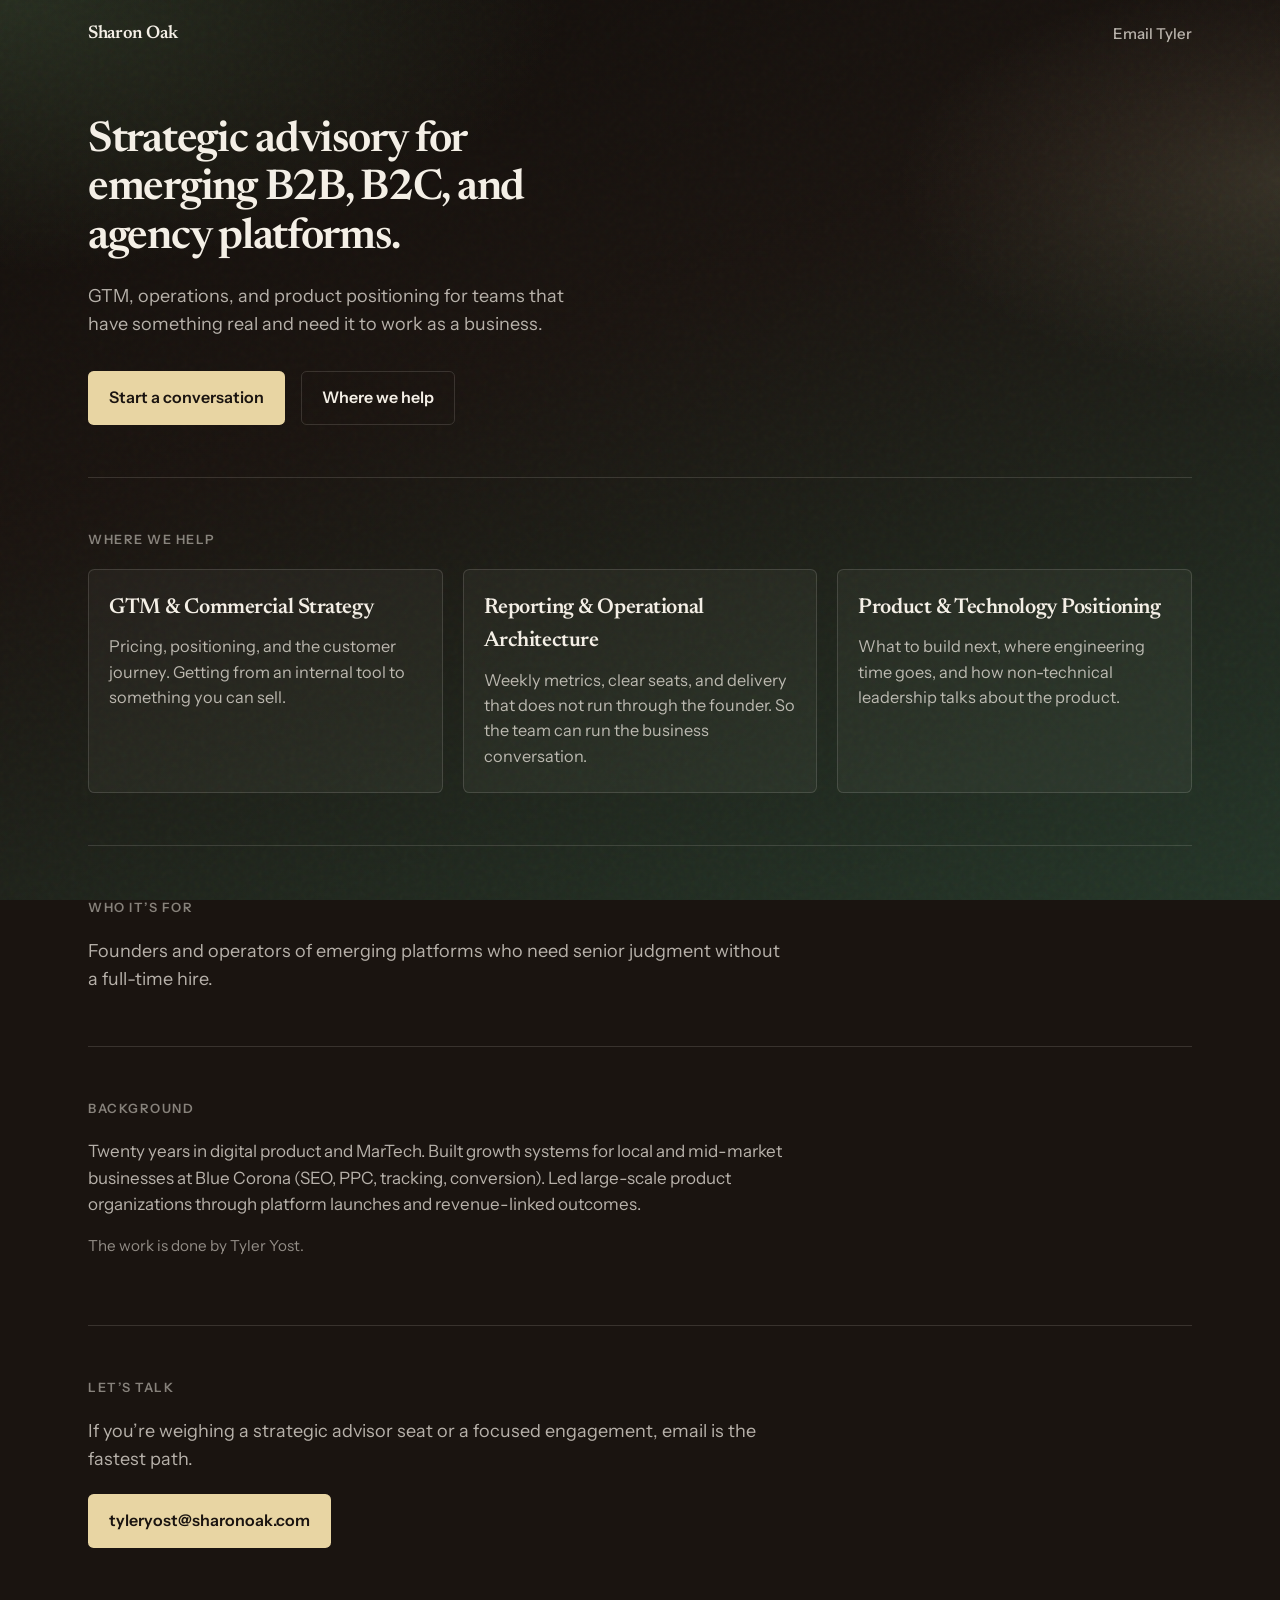
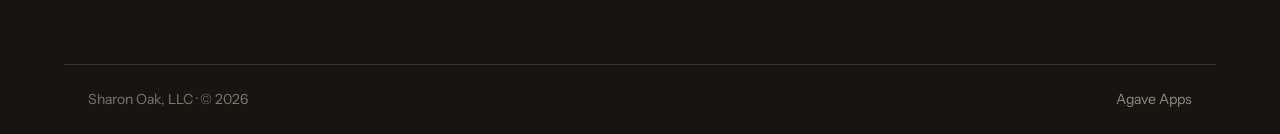
<file: index.html>
<!DOCTYPE html>
<html lang="en">
  <head>
    <meta charset="utf-8" />
    <meta name="viewport" content="width=device-width, initial-scale=1" />
    <title>Sharon Oak | Strategic Advisory</title>
    <meta
      name="description"
      content="Strategic advisory for emerging B2B, B2C, and agency platforms. GTM, operations, and product positioning."
    />
    <link rel="canonical" href="https://sharonoak.com/" />
    <meta property="og:title" content="Sharon Oak | Strategic Advisory" />
    <meta
      property="og:description"
      content="Strategic advisory for emerging B2B, B2C, and agency platforms."
    />
    <meta property="og:url" content="https://sharonoak.com/" />
    <meta property="og:type" content="website" />
    <link rel="preconnect" href="https://fonts.googleapis.com" />
    <link rel="preconnect" href="https://fonts.gstatic.com" crossorigin />
    <link
      href="https://fonts.googleapis.com/css2?family=Instrument+Sans:wght@400;500;600&family=Newsreader:opsz,wght@6..72,500;6..72,600&display=swap"
      rel="stylesheet"
    />
    <link rel="stylesheet" href="styles.css?v=6" />
  </head>
  <body>
    <div class="atmosphere" aria-hidden="true"></div>

    <header class="site-header">
      <a class="wordmark" href="/">Sharon Oak</a>
      <a class="header-cta" href="mailto:tyleryost@sharonoak.com?subject=Sharon%20Oak%20advisory">Email Tyler</a>
    </header>

    <main>
      <section class="hero">
        <h1>Strategic advisory for emerging B2B, B2C, and agency platforms.</h1>
        <p class="lede">
          GTM, operations, and product positioning for teams that have something real and need it to work as a business.
        </p>
        <div class="cta-row">
          <a class="btn" href="mailto:tyleryost@sharonoak.com?subject=Sharon%20Oak%20advisory">Start a conversation</a>
          <a class="btn ghost" href="#work">Where we help</a>
        </div>
      </section>

      <section class="section" id="work">
        <h2>Where we help</h2>
        <div class="grid">
          <div class="card">
            <h3>GTM &amp; Commercial Strategy</h3>
            <p>
              Pricing, positioning, and the customer journey. Getting from an internal tool to something you can sell.
            </p>
          </div>
          <div class="card">
            <h3>Reporting &amp; Operational Architecture</h3>
            <p>
              Weekly metrics, clear seats, and delivery that does not run through the founder. So the team can run the business conversation.
            </p>
          </div>
          <div class="card">
            <h3>Product &amp; Technology Positioning</h3>
            <p>
              What to build next, where engineering time goes, and how non-technical leadership talks about the product.
            </p>
          </div>
        </div>
      </section>

      <section class="section" id="for">
        <h2>Who it’s for</h2>
        <p class="section-lede">
          Founders and operators of emerging platforms who need senior judgment without a full-time hire.
        </p>
      </section>

      <section class="section credibility">
        <h2>Background</h2>
        <p>
          Twenty years in digital product and MarTech. Built growth systems for local and mid-market businesses at Blue Corona (SEO, PPC, tracking, conversion). Led large-scale product organizations through platform launches and revenue-linked outcomes.
        </p>
        <p class="quiet">The work is done by Tyler Yost.</p>
      </section>

      <section class="section close">
        <h2>Let’s talk</h2>
        <p class="section-lede">
          If you’re weighing a strategic advisor seat or a focused engagement, email is the fastest path.
        </p>
        <a class="btn" href="mailto:tyleryost@sharonoak.com?subject=Sharon%20Oak%20advisory">tyleryost@sharonoak.com</a>
      </section>
    </main>

    <footer class="site-footer">
      <span>Sharon Oak, LLC · <span id="y"></span></span>
      <a href="https://agaveapps.com">Agave Apps</a>
    </footer>

    <script>
      document.getElementById("y").textContent = "© " + new Date().getFullYear();
    </script>
  </body>
</html>
</file>
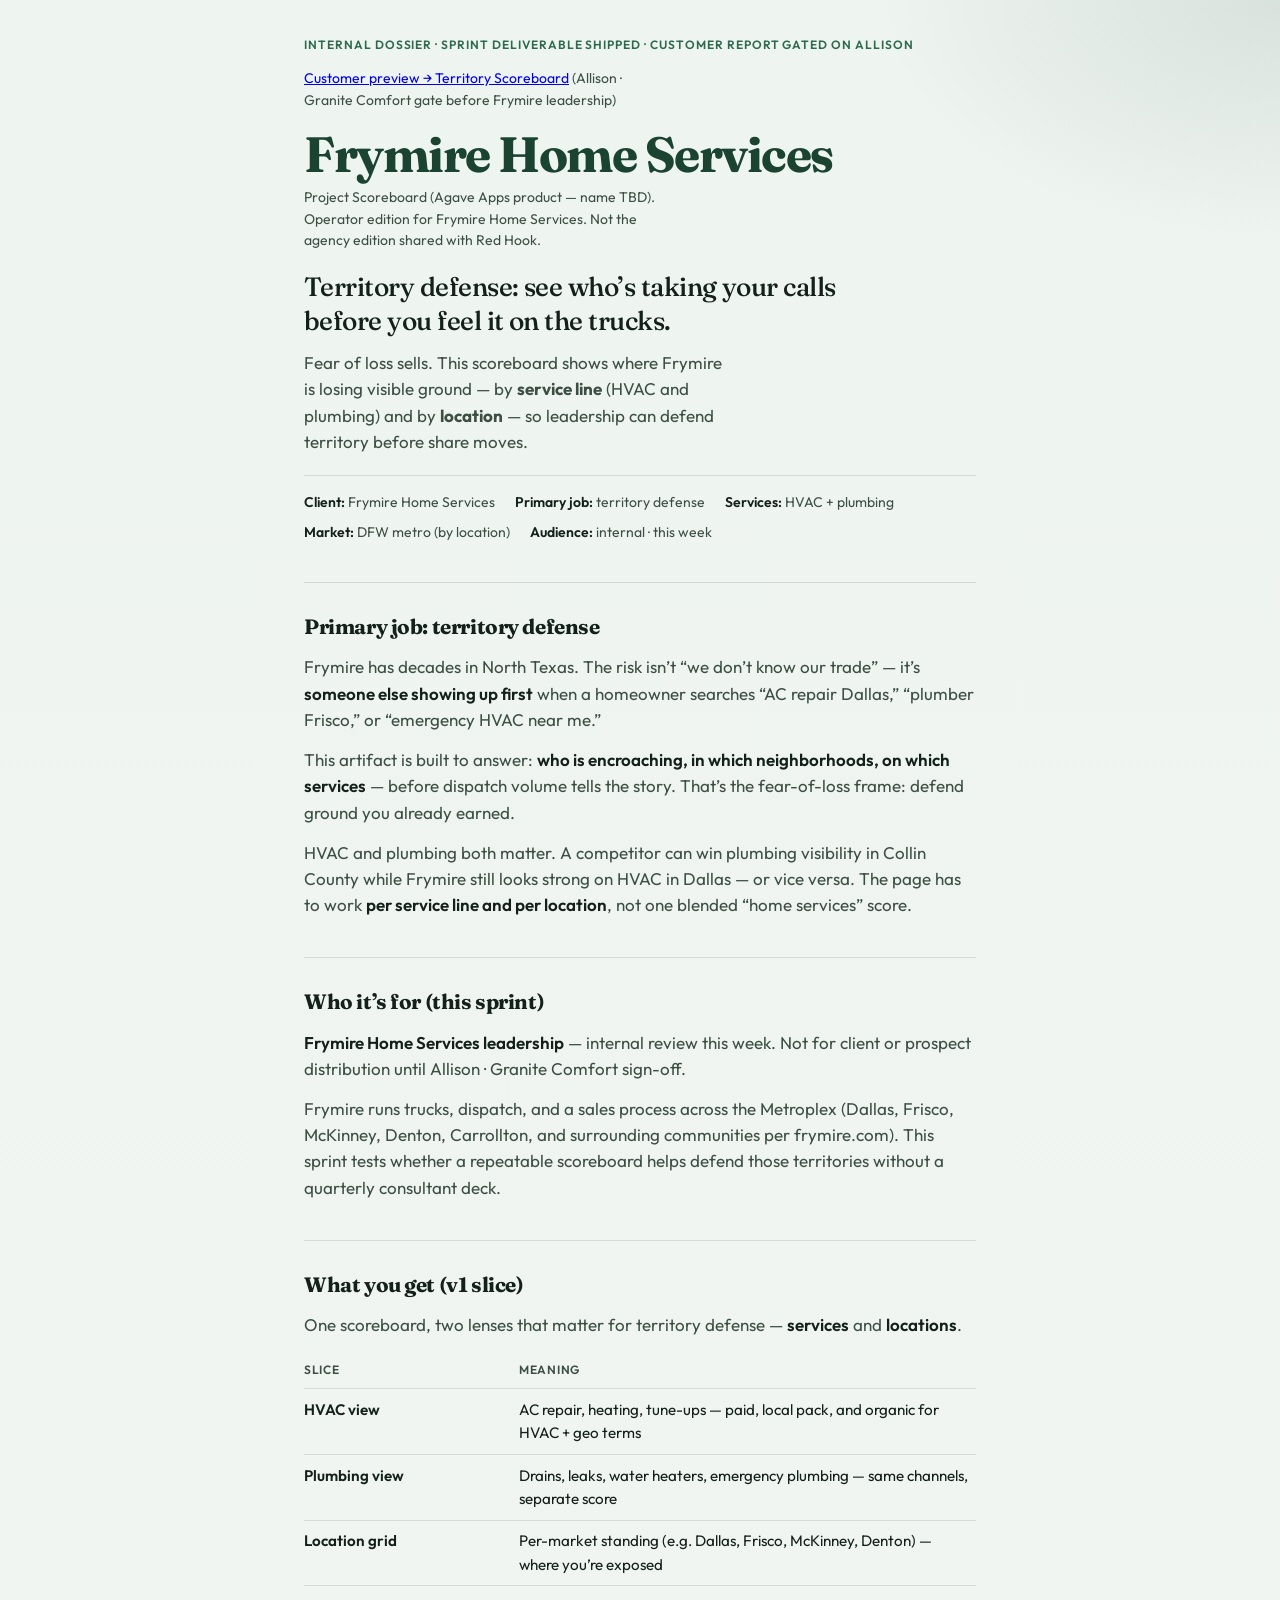
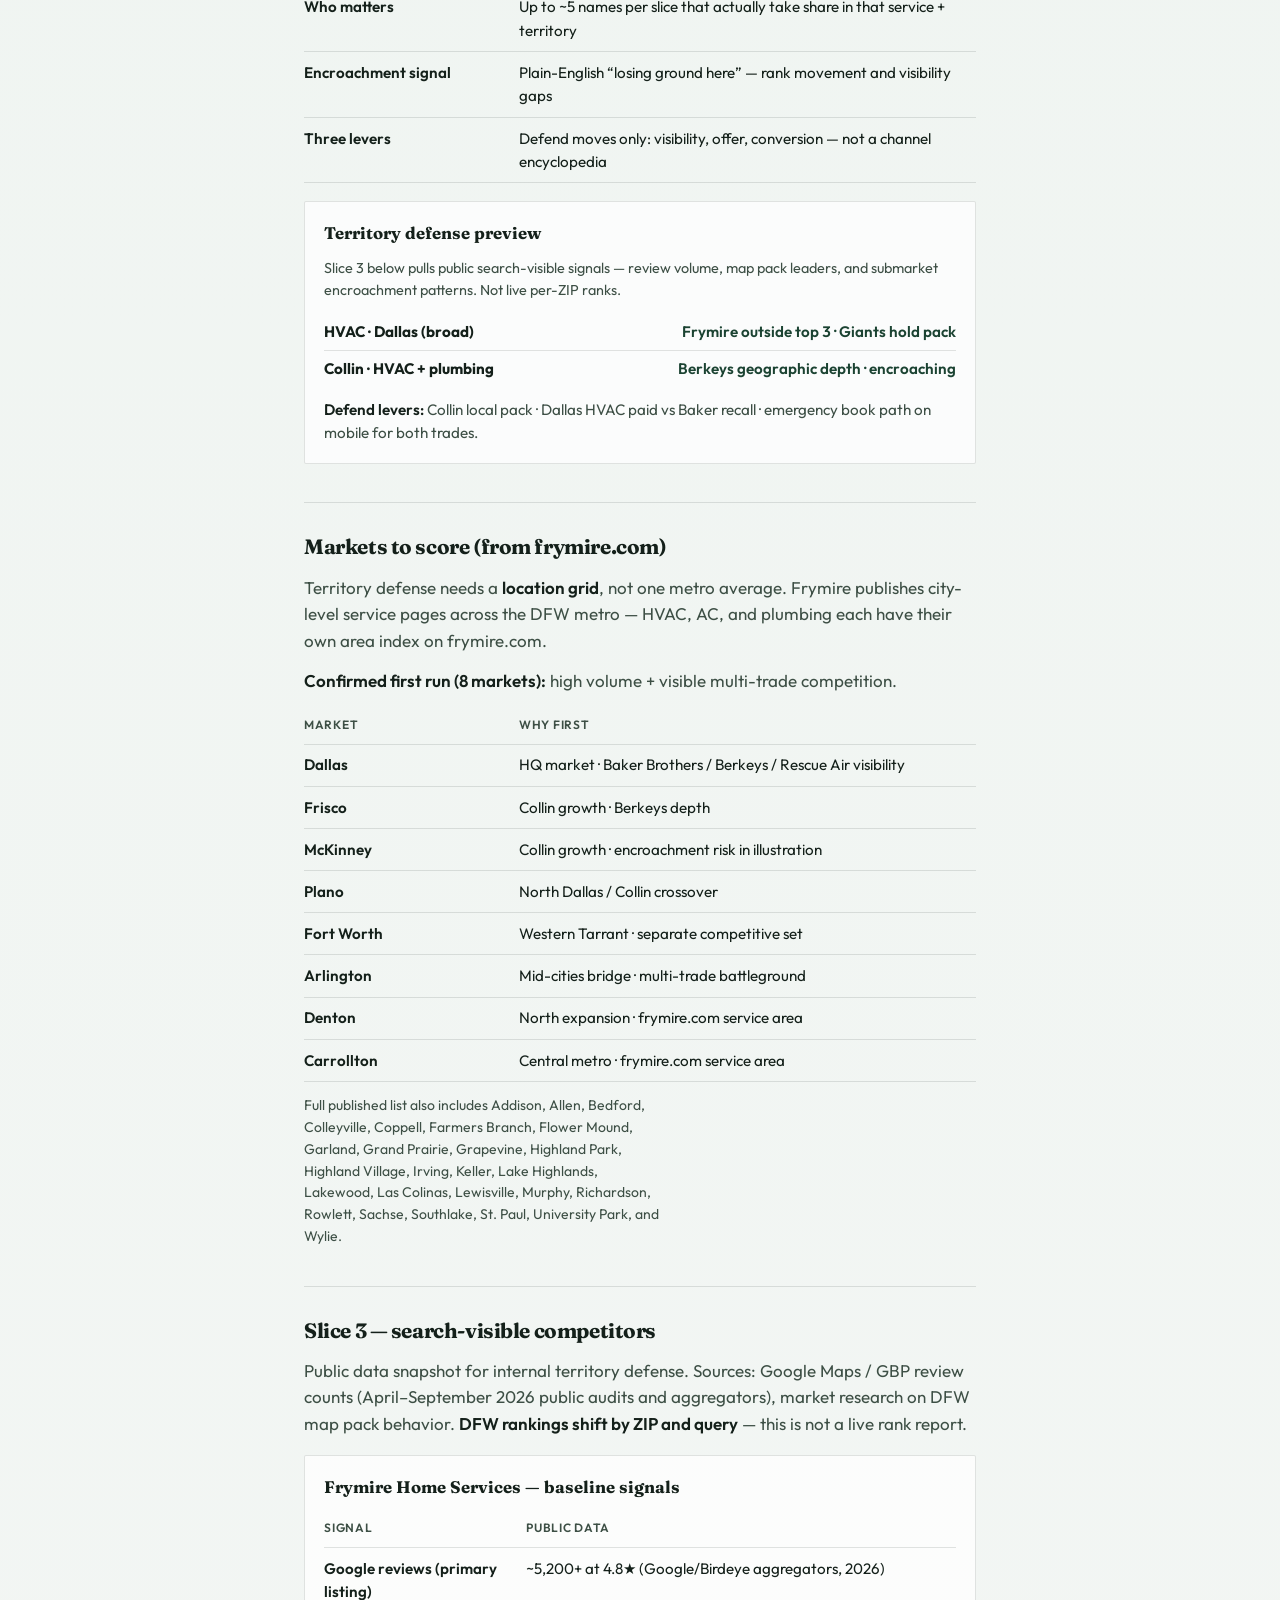
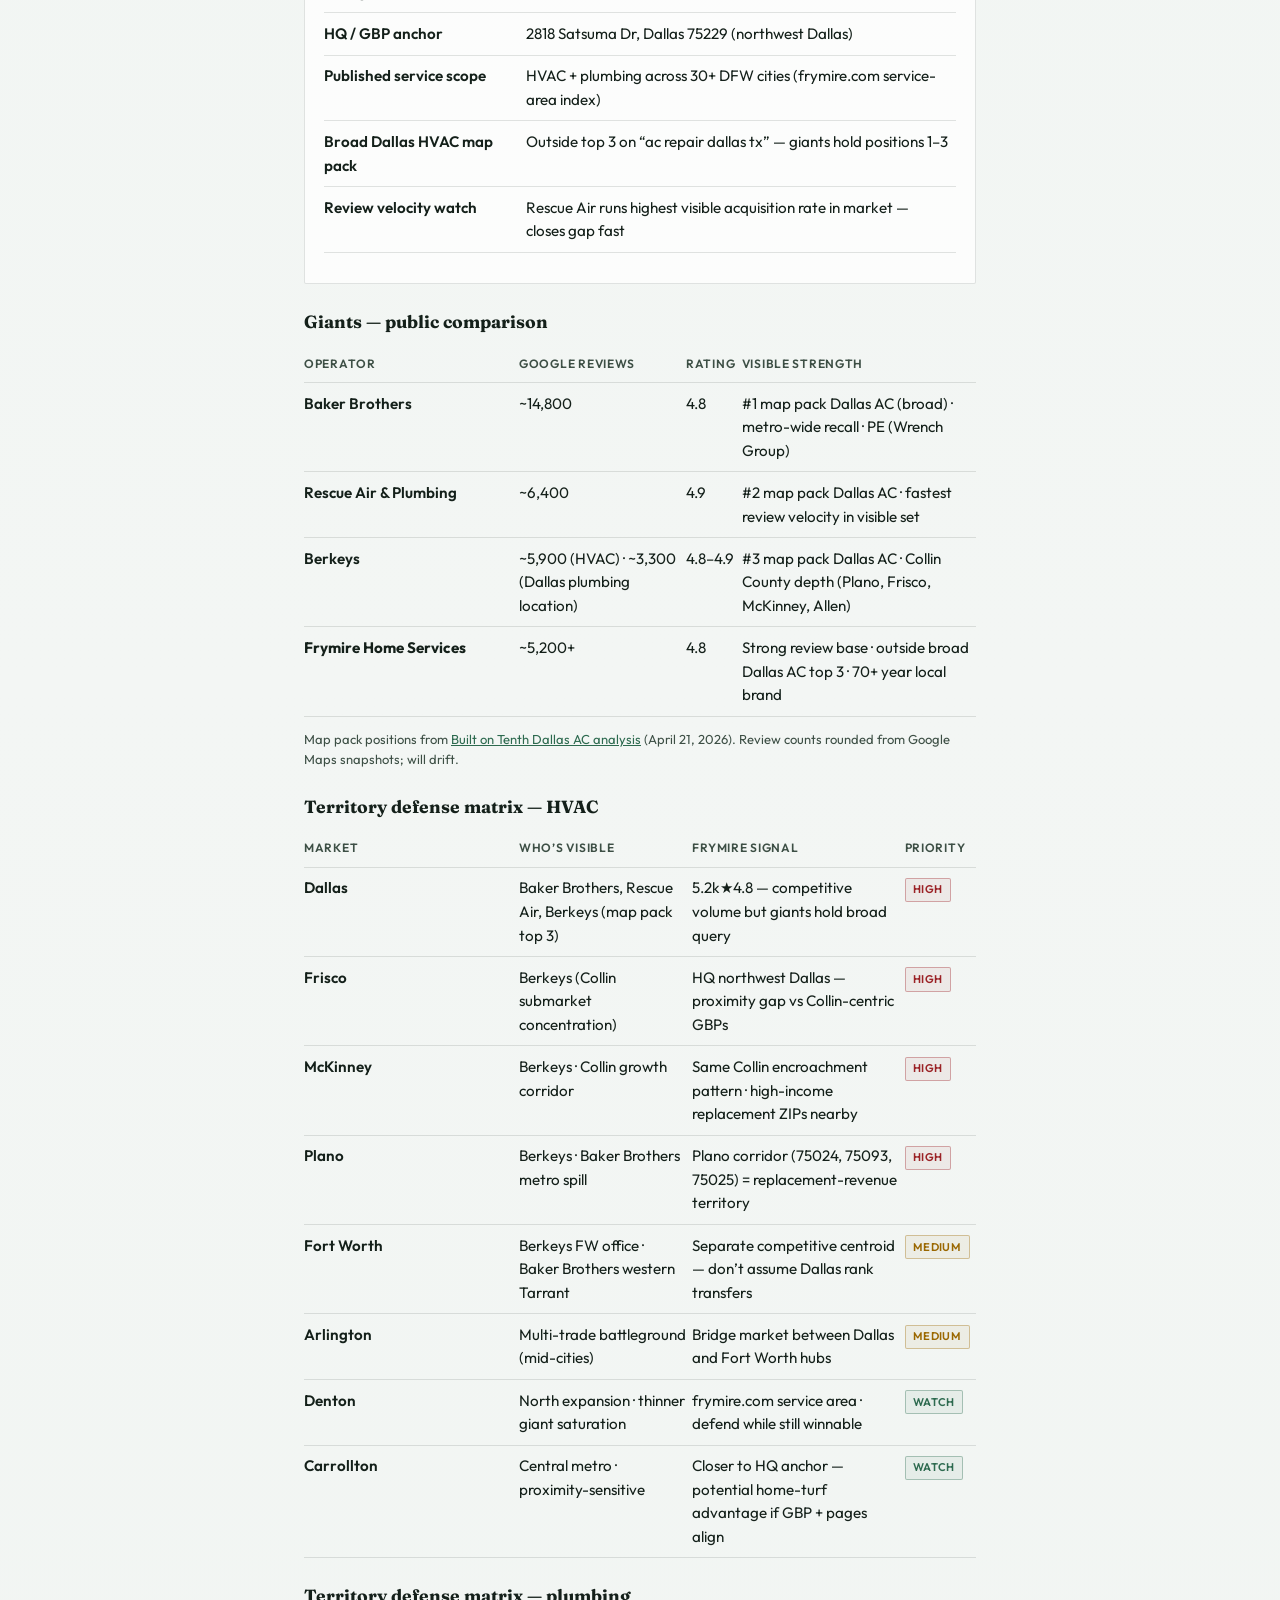
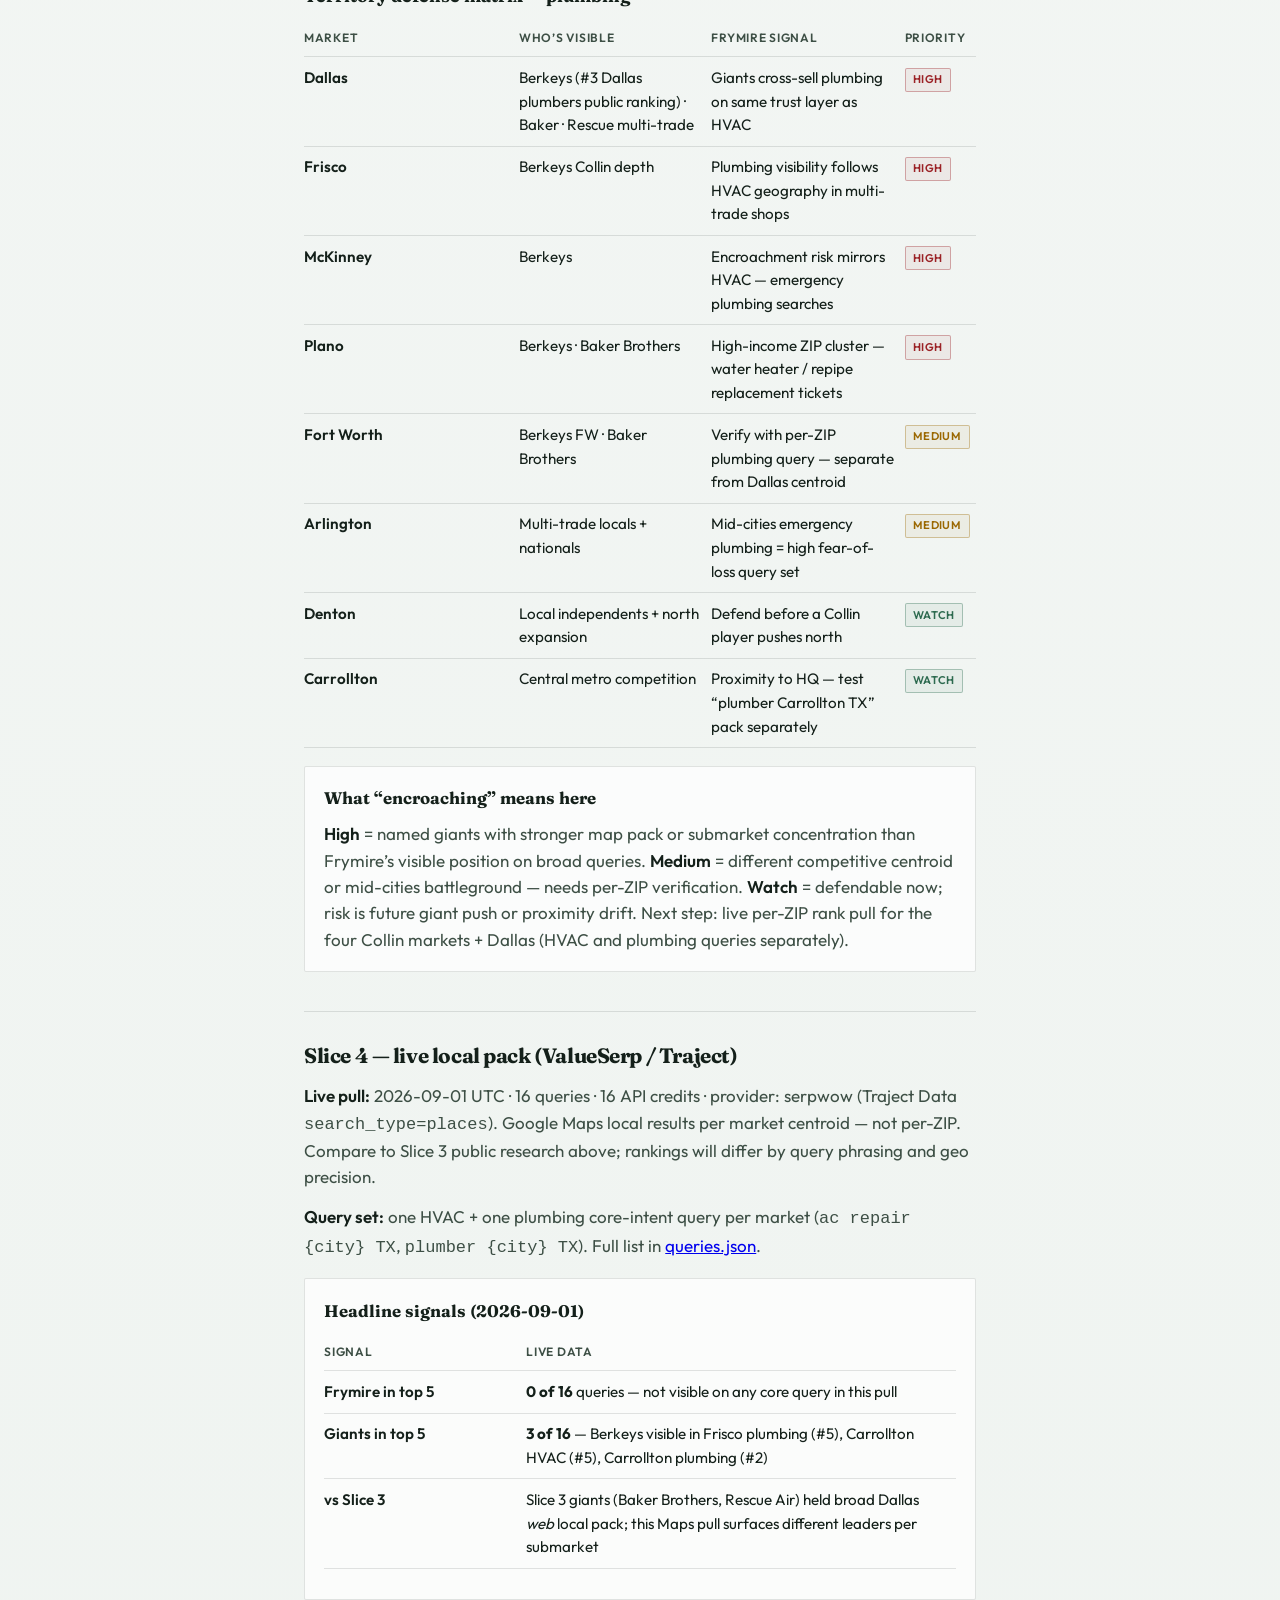
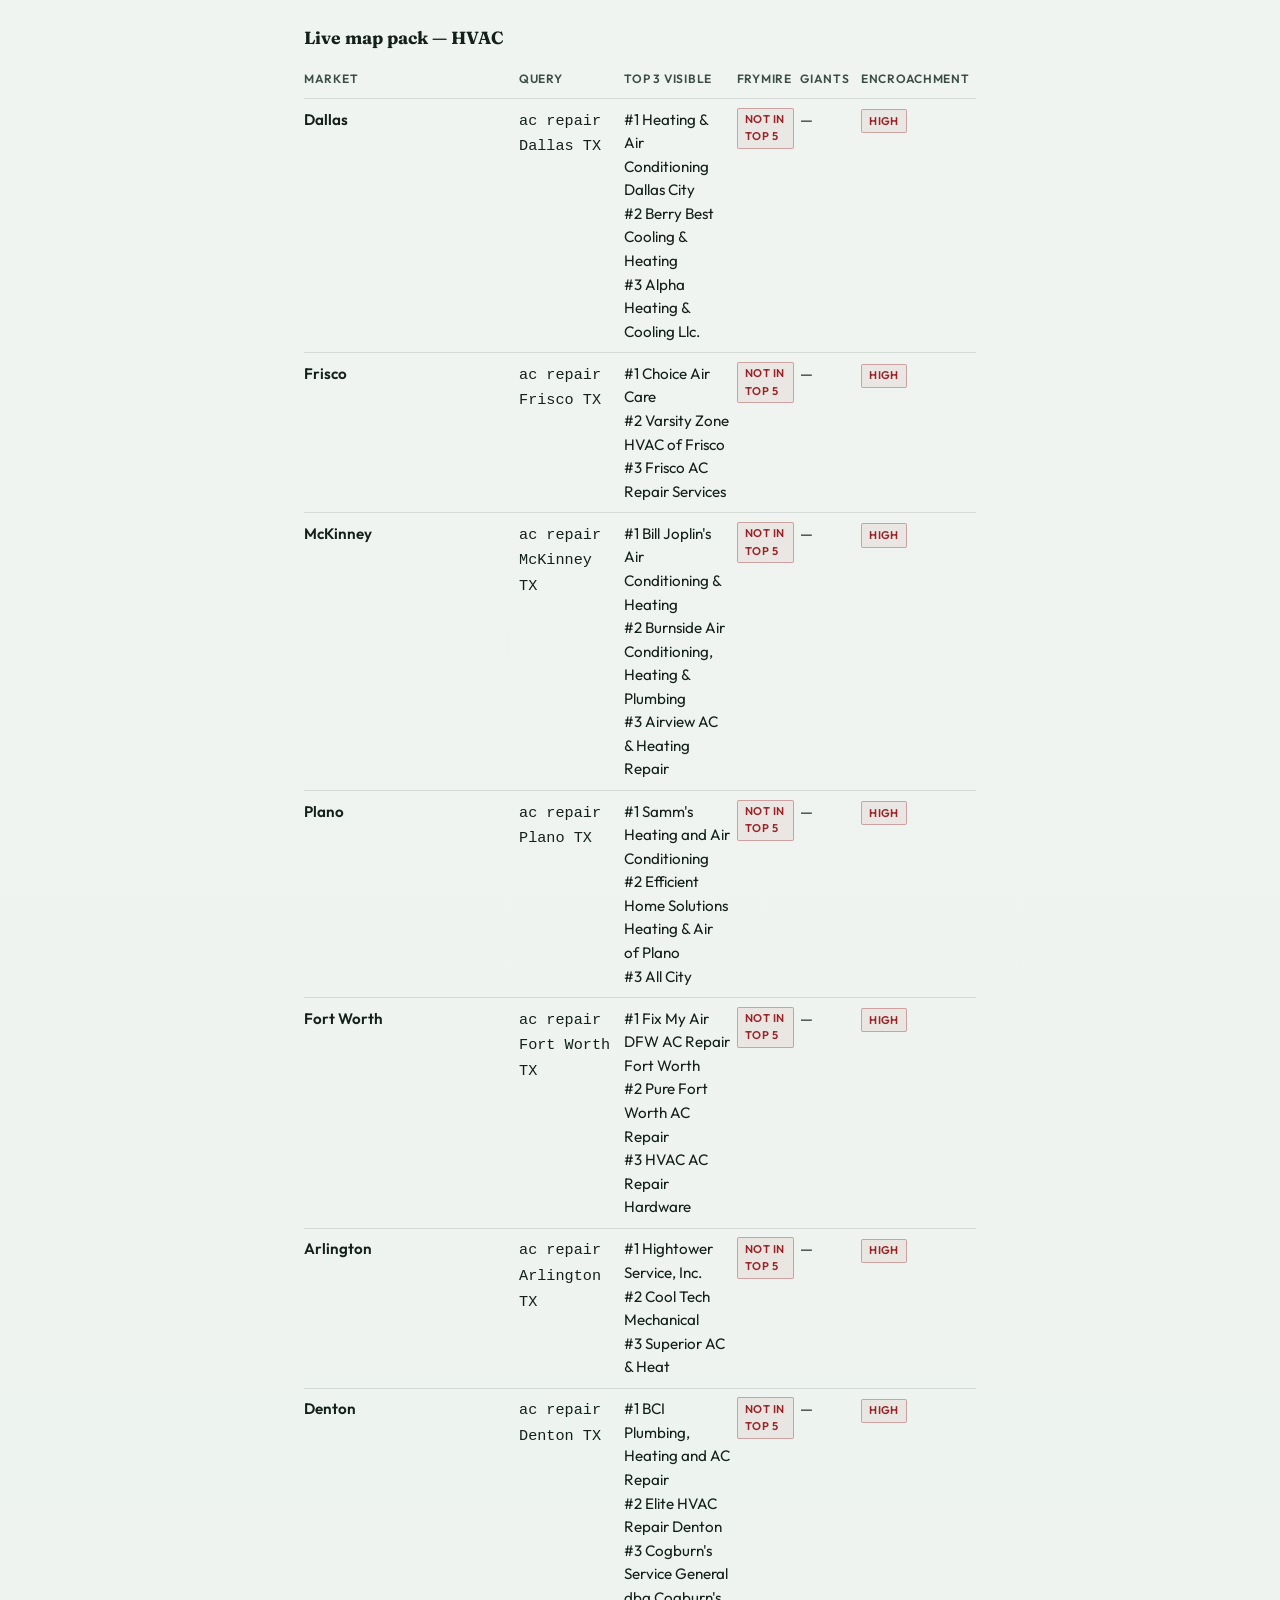
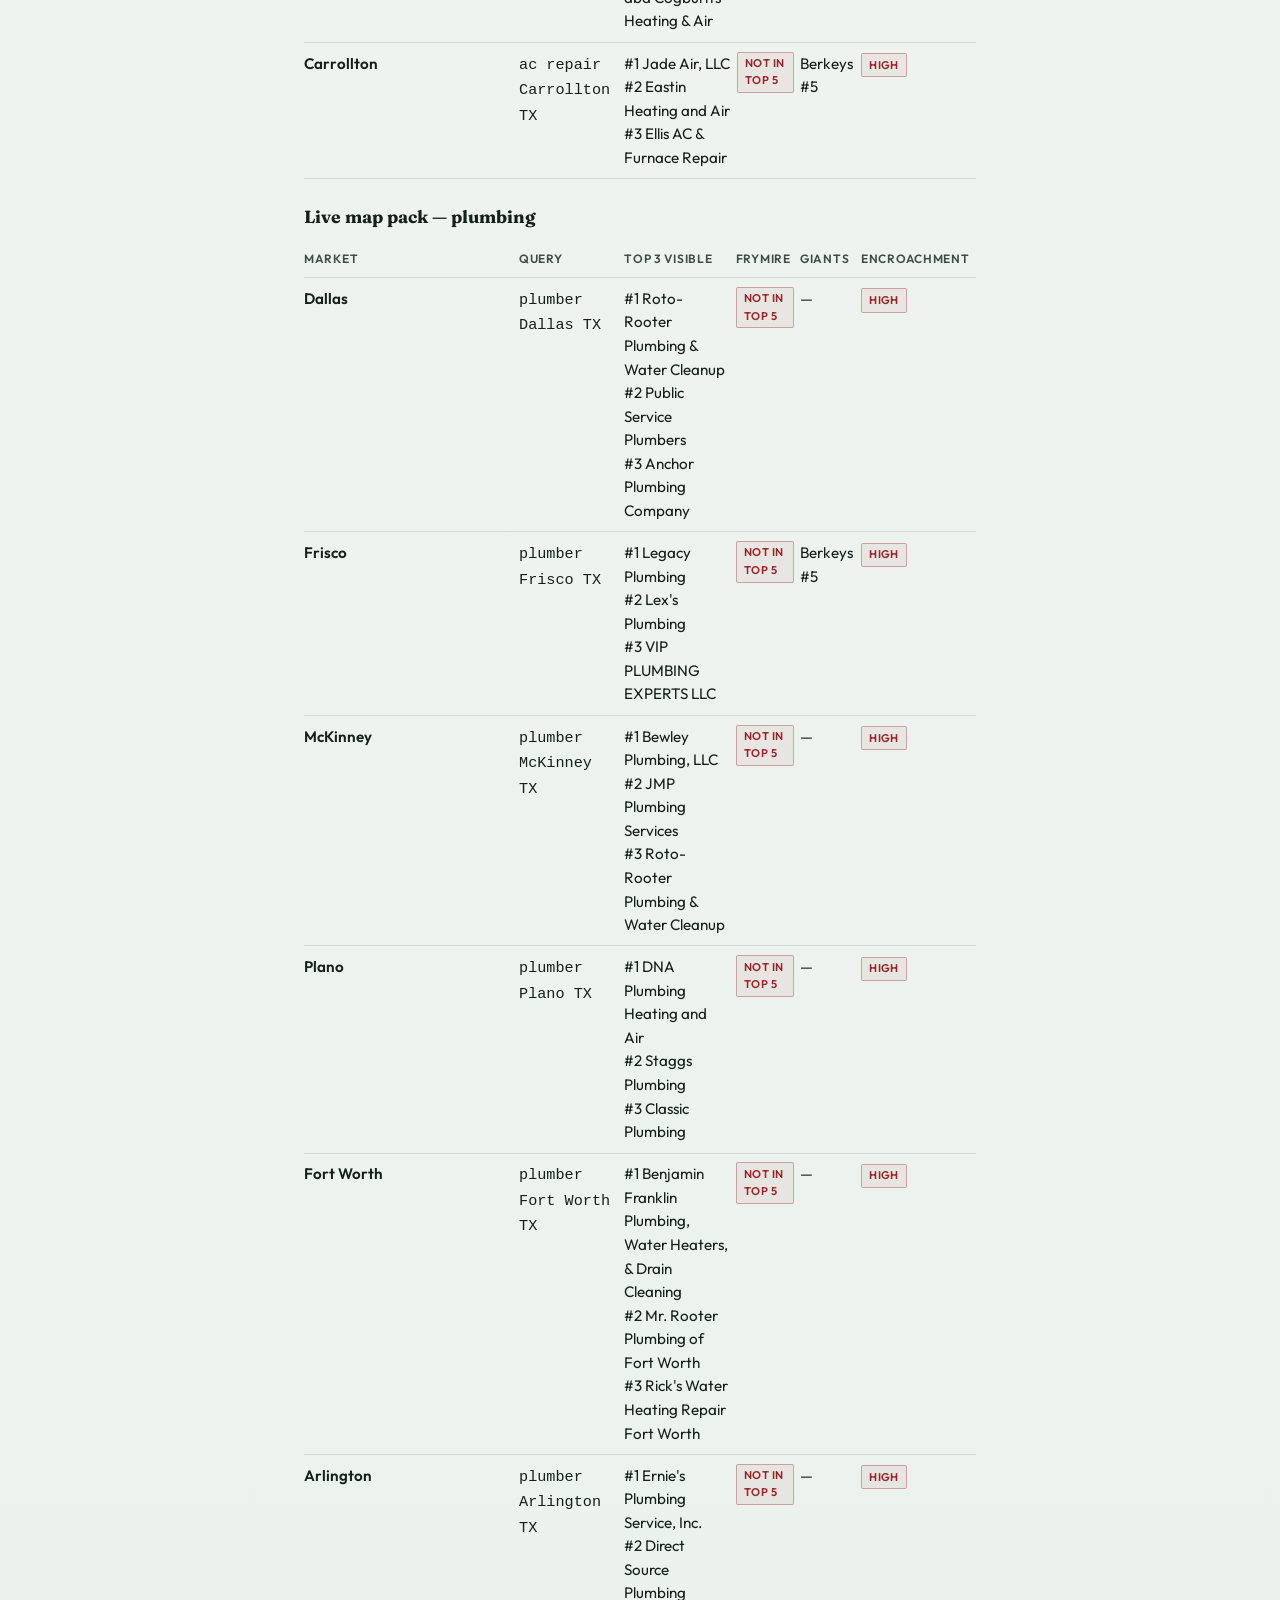
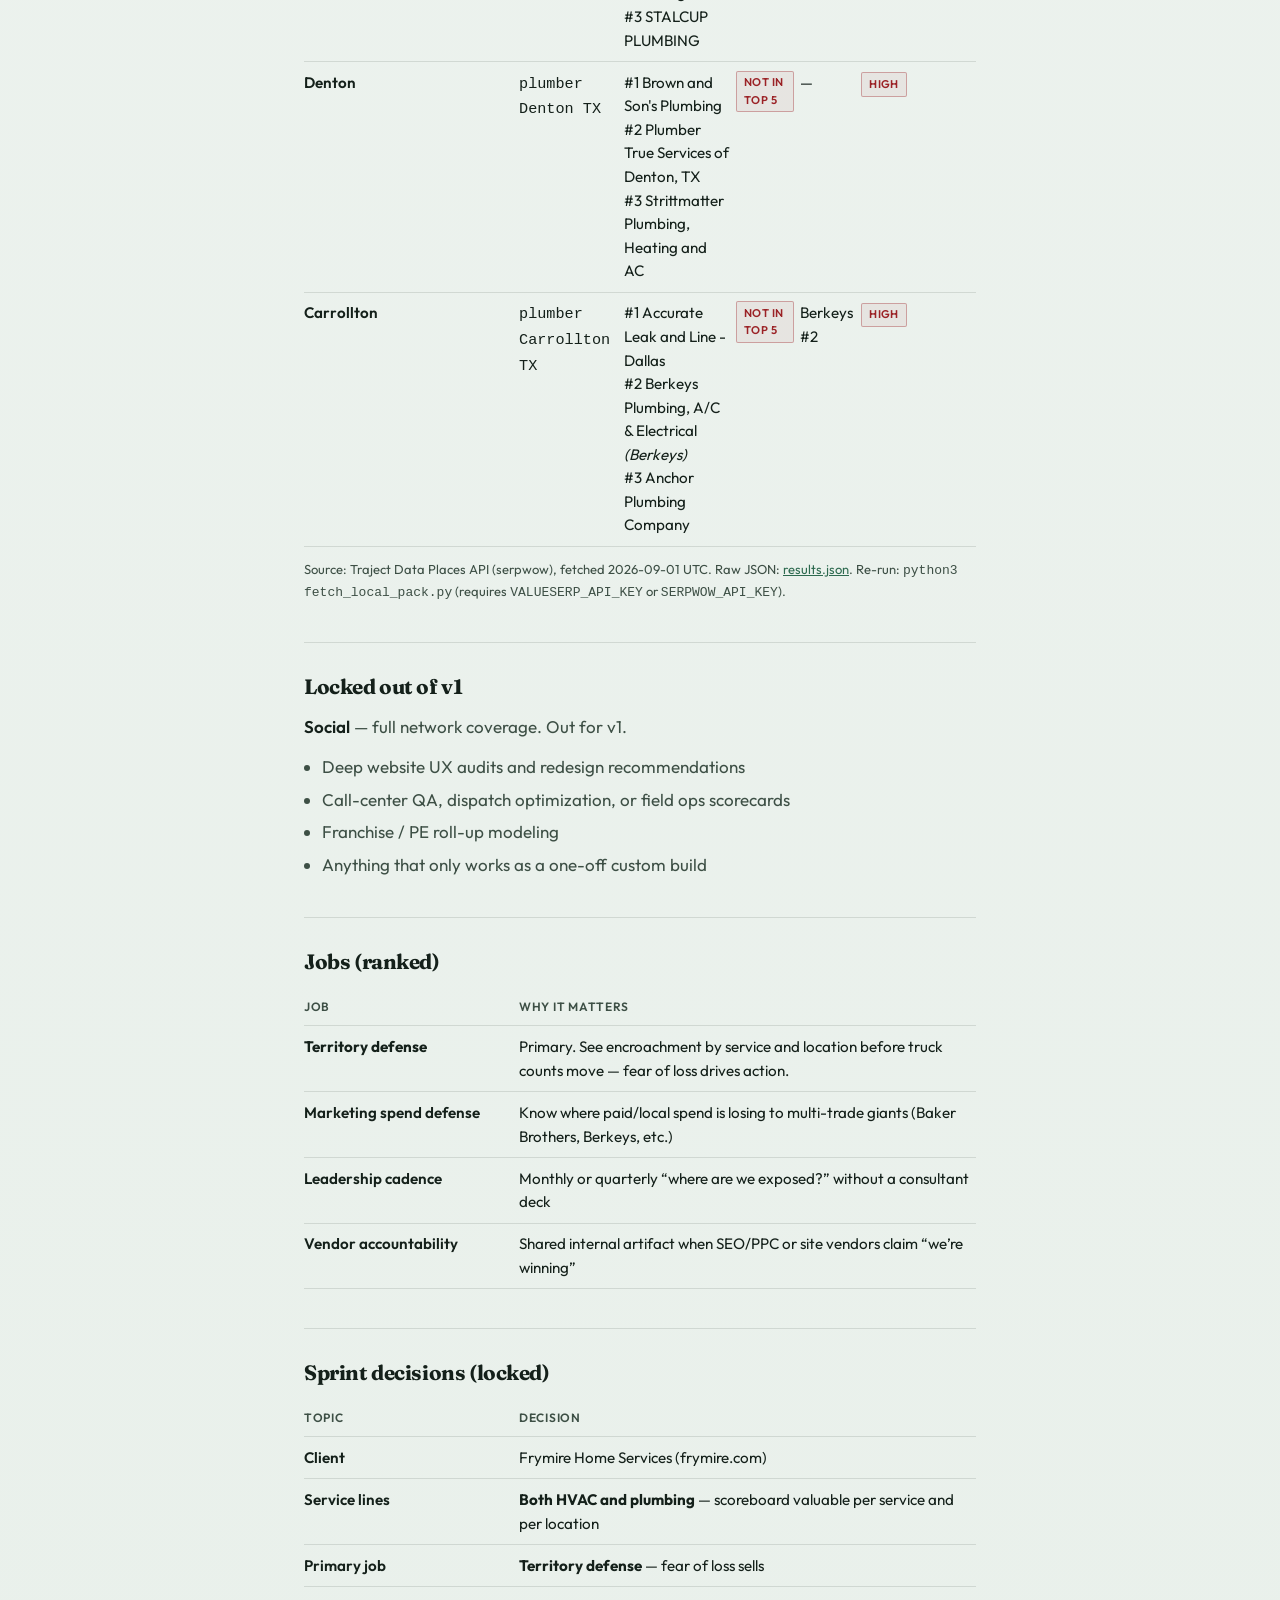
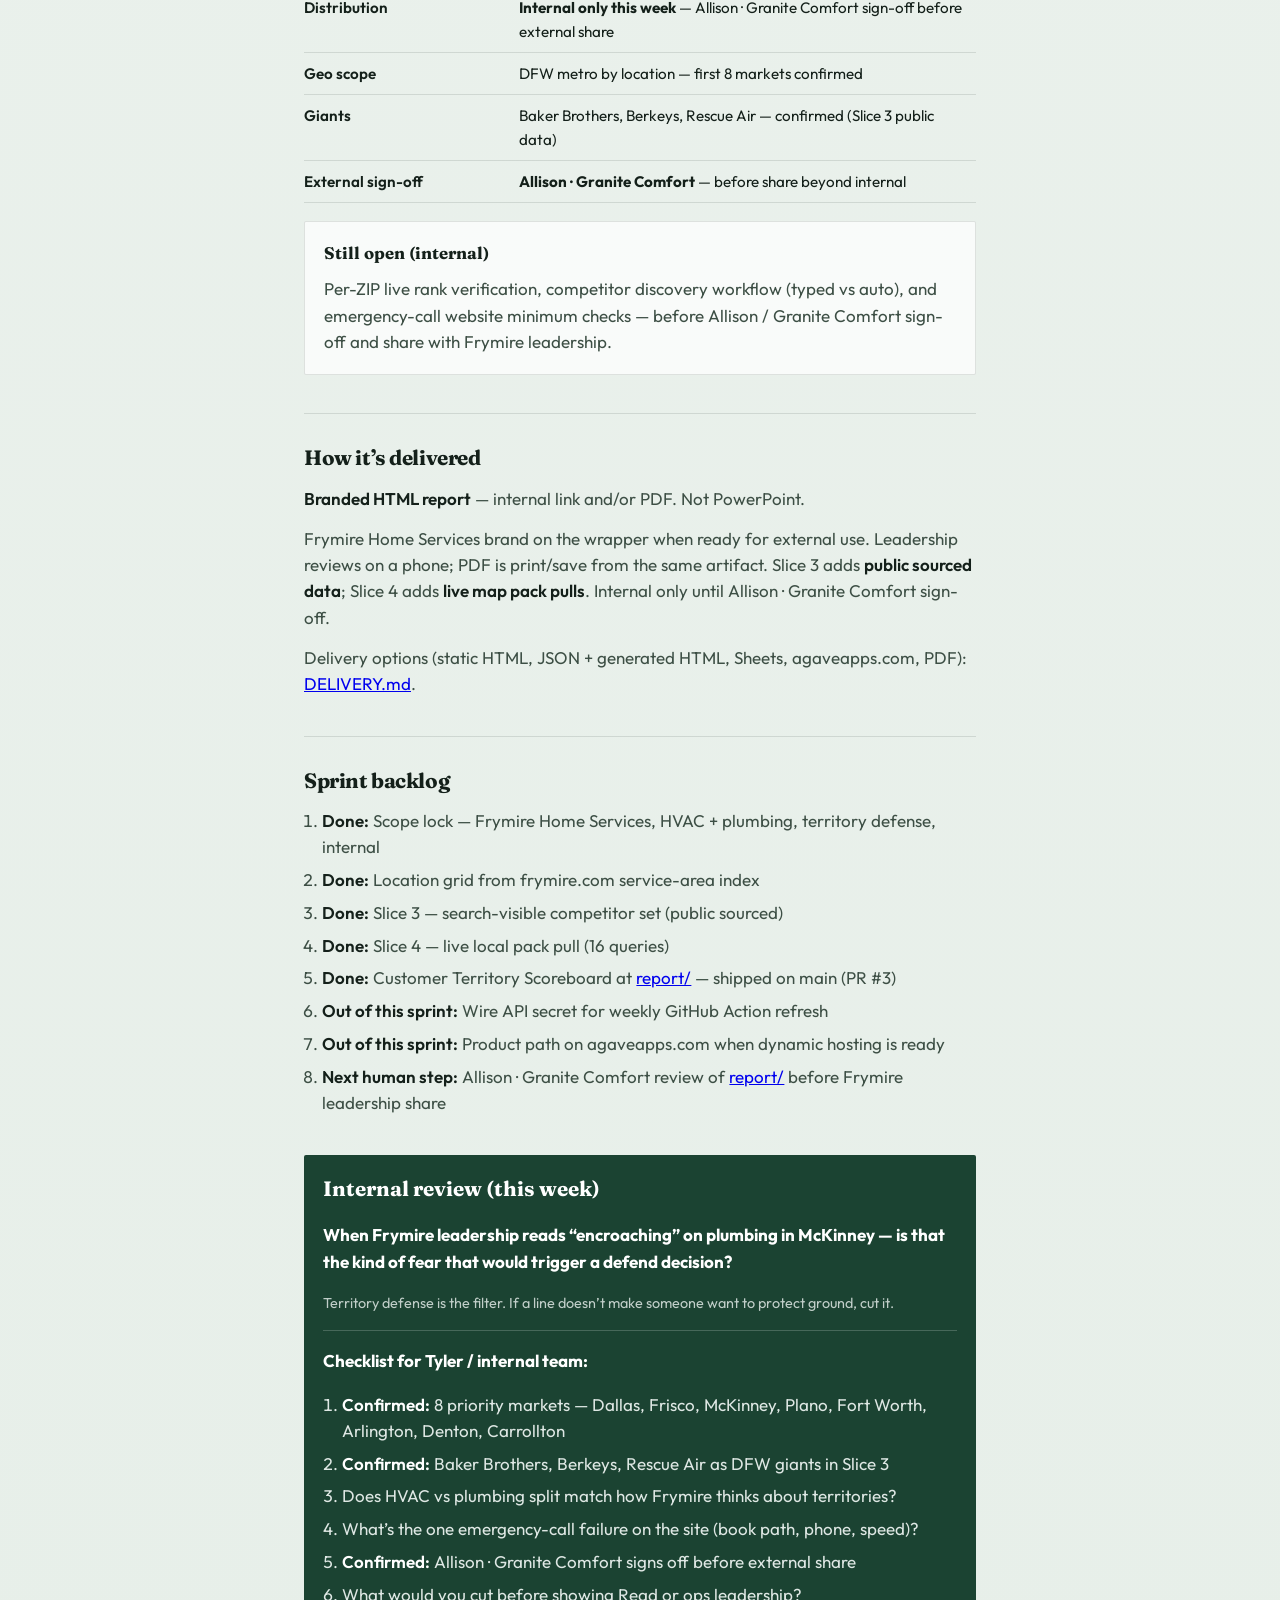
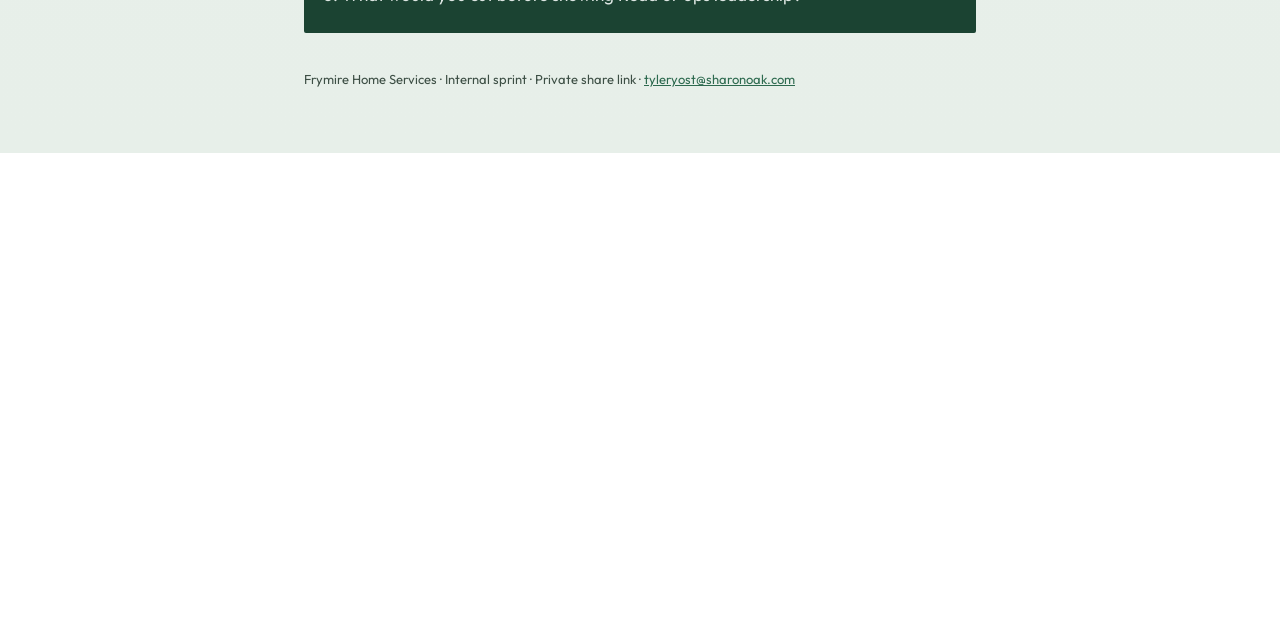
<file: agave/frymire/index.html>
<!DOCTYPE html>
<html lang="en">
  <head>
    <meta charset="utf-8" />
    <meta http-equiv="refresh" content="0; url=/agave/frymire/scoreboard/v1/" />
    <link rel="canonical" href="https://sharonoak.com/agave/frymire/scoreboard/v1/" />
    <meta name="robots" content="noindex, nofollow" />
    <title>Moved — Project Scoreboard (Frymire)</title>
  </head>
  <body>
    <p>Moved to <a href="/agave/frymire/scoreboard/v1/">/agave/frymire/scoreboard/v1/</a>.</p>
  </body>
</html>
</file>
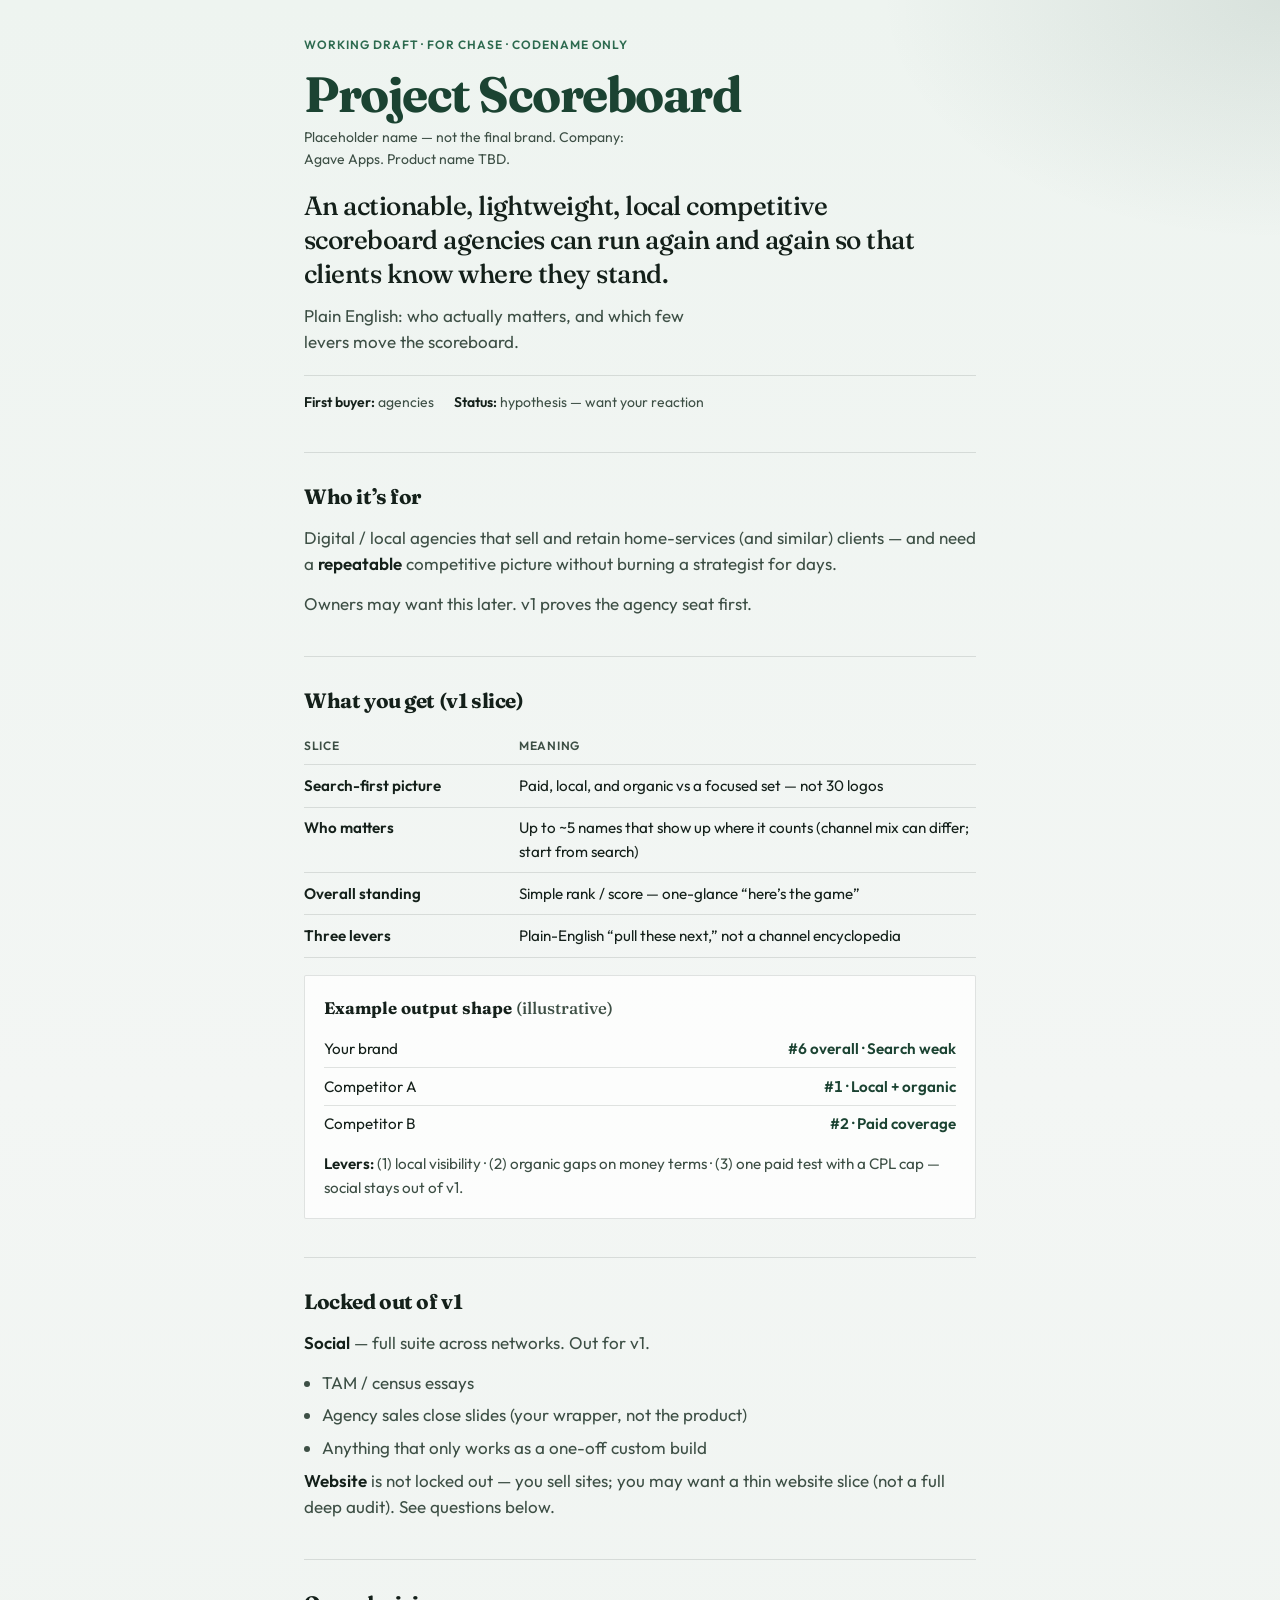
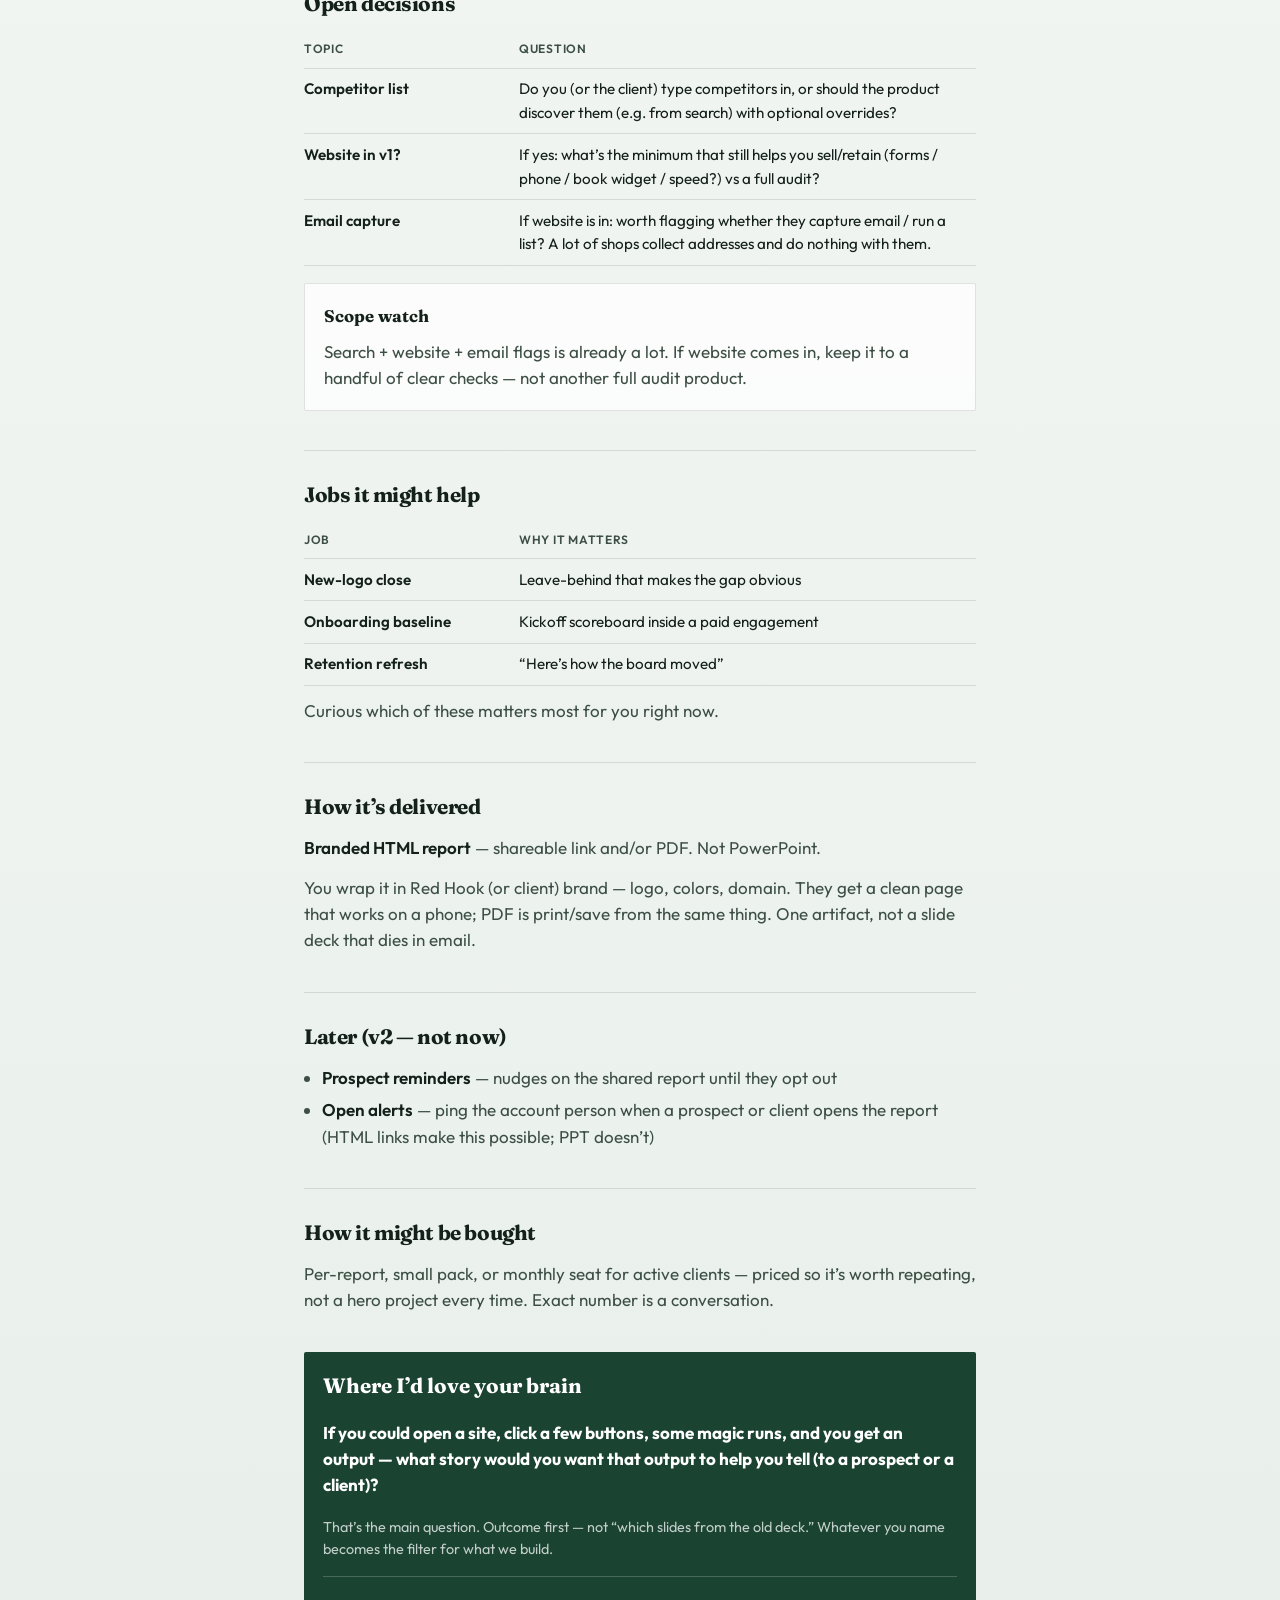
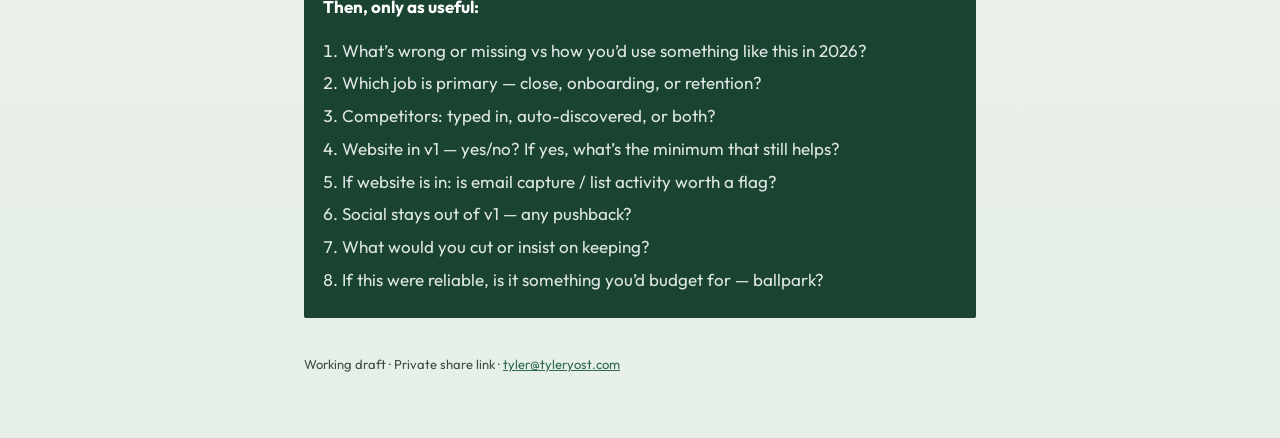
<file: agave/pl1-CW/index.html>
<!DOCTYPE html>
<html lang="en">
  <head>
    <meta charset="utf-8" />
    <meta http-equiv="refresh" content="0; url=/agave/rhm/" />
    <link rel="canonical" href="https://sharonoak.com/agave/rhm/" />
    <meta name="robots" content="noindex, nofollow" />
    <title>Moved — Project Scoreboard</title>
  </head>
  <body>
    <p>Moved to <a href="/agave/rhm/">/agave/rhm/</a>.</p>
  </body>
</html>
</file>
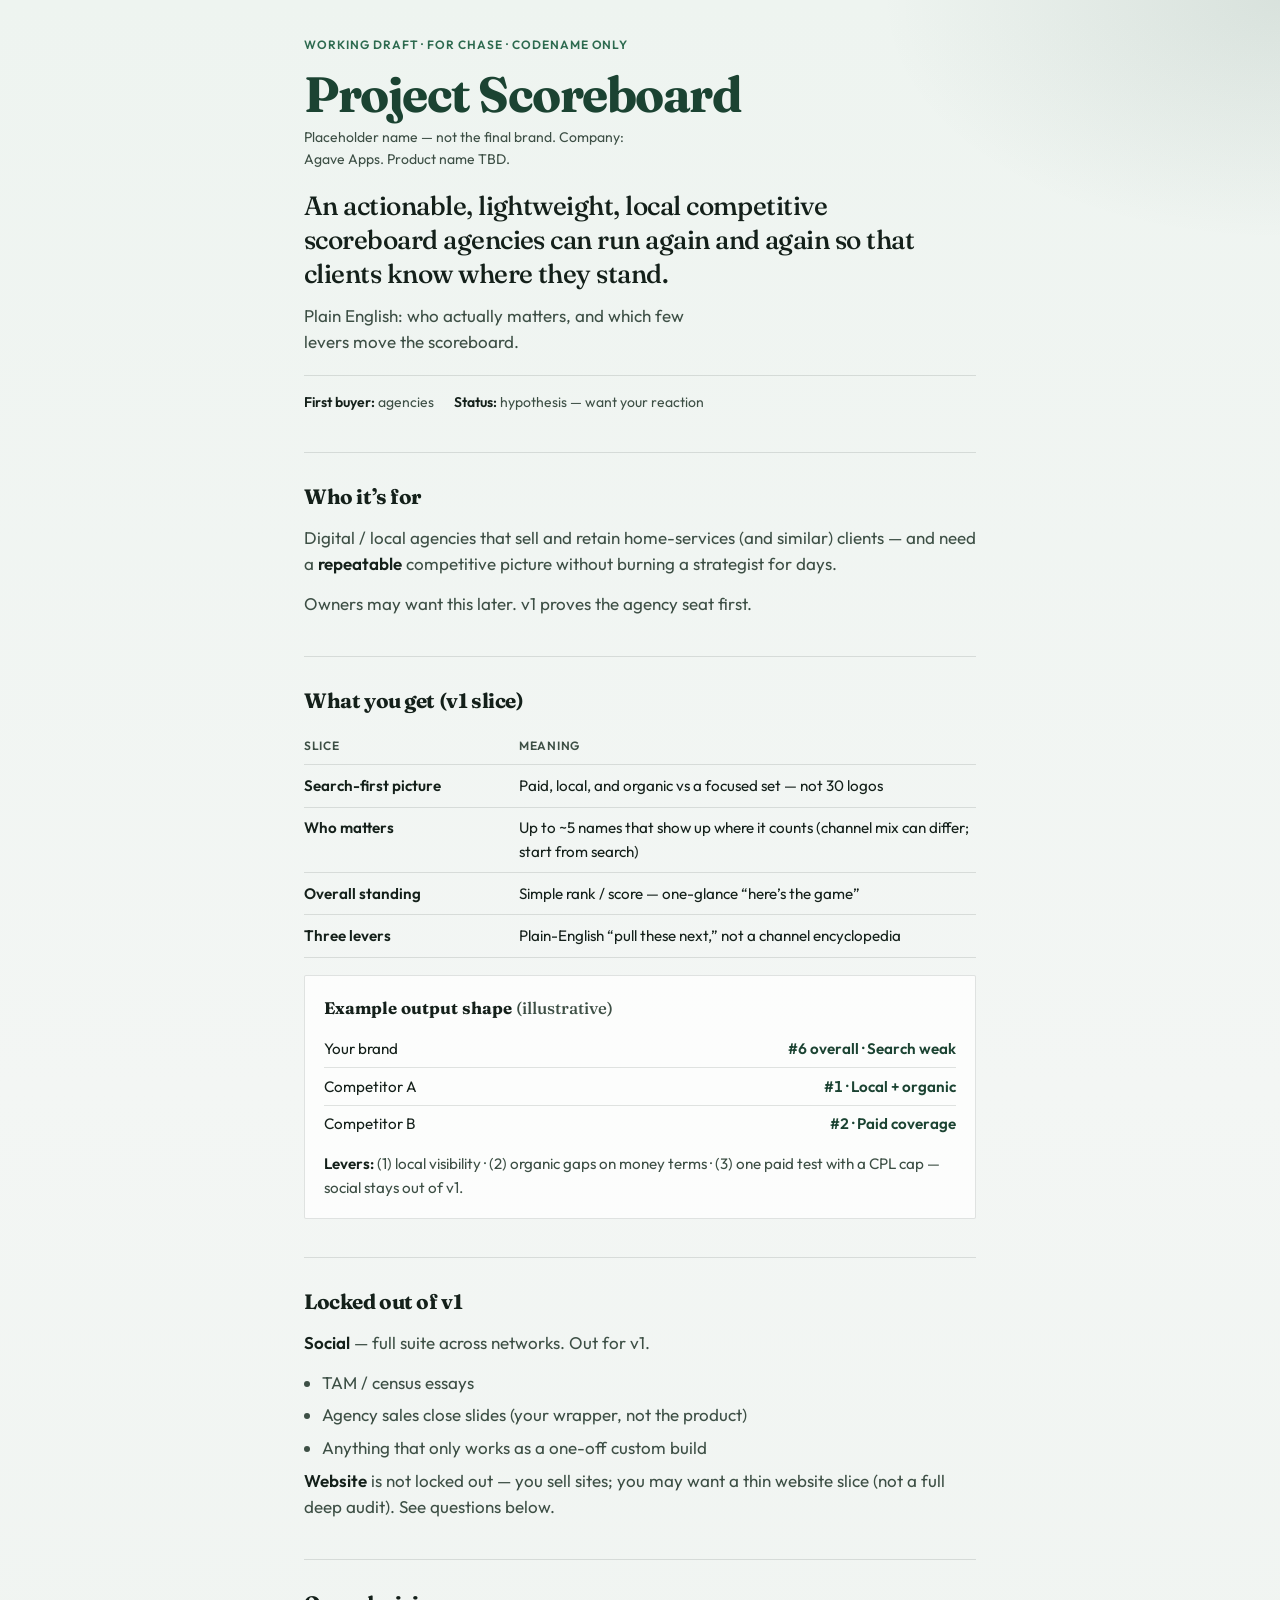
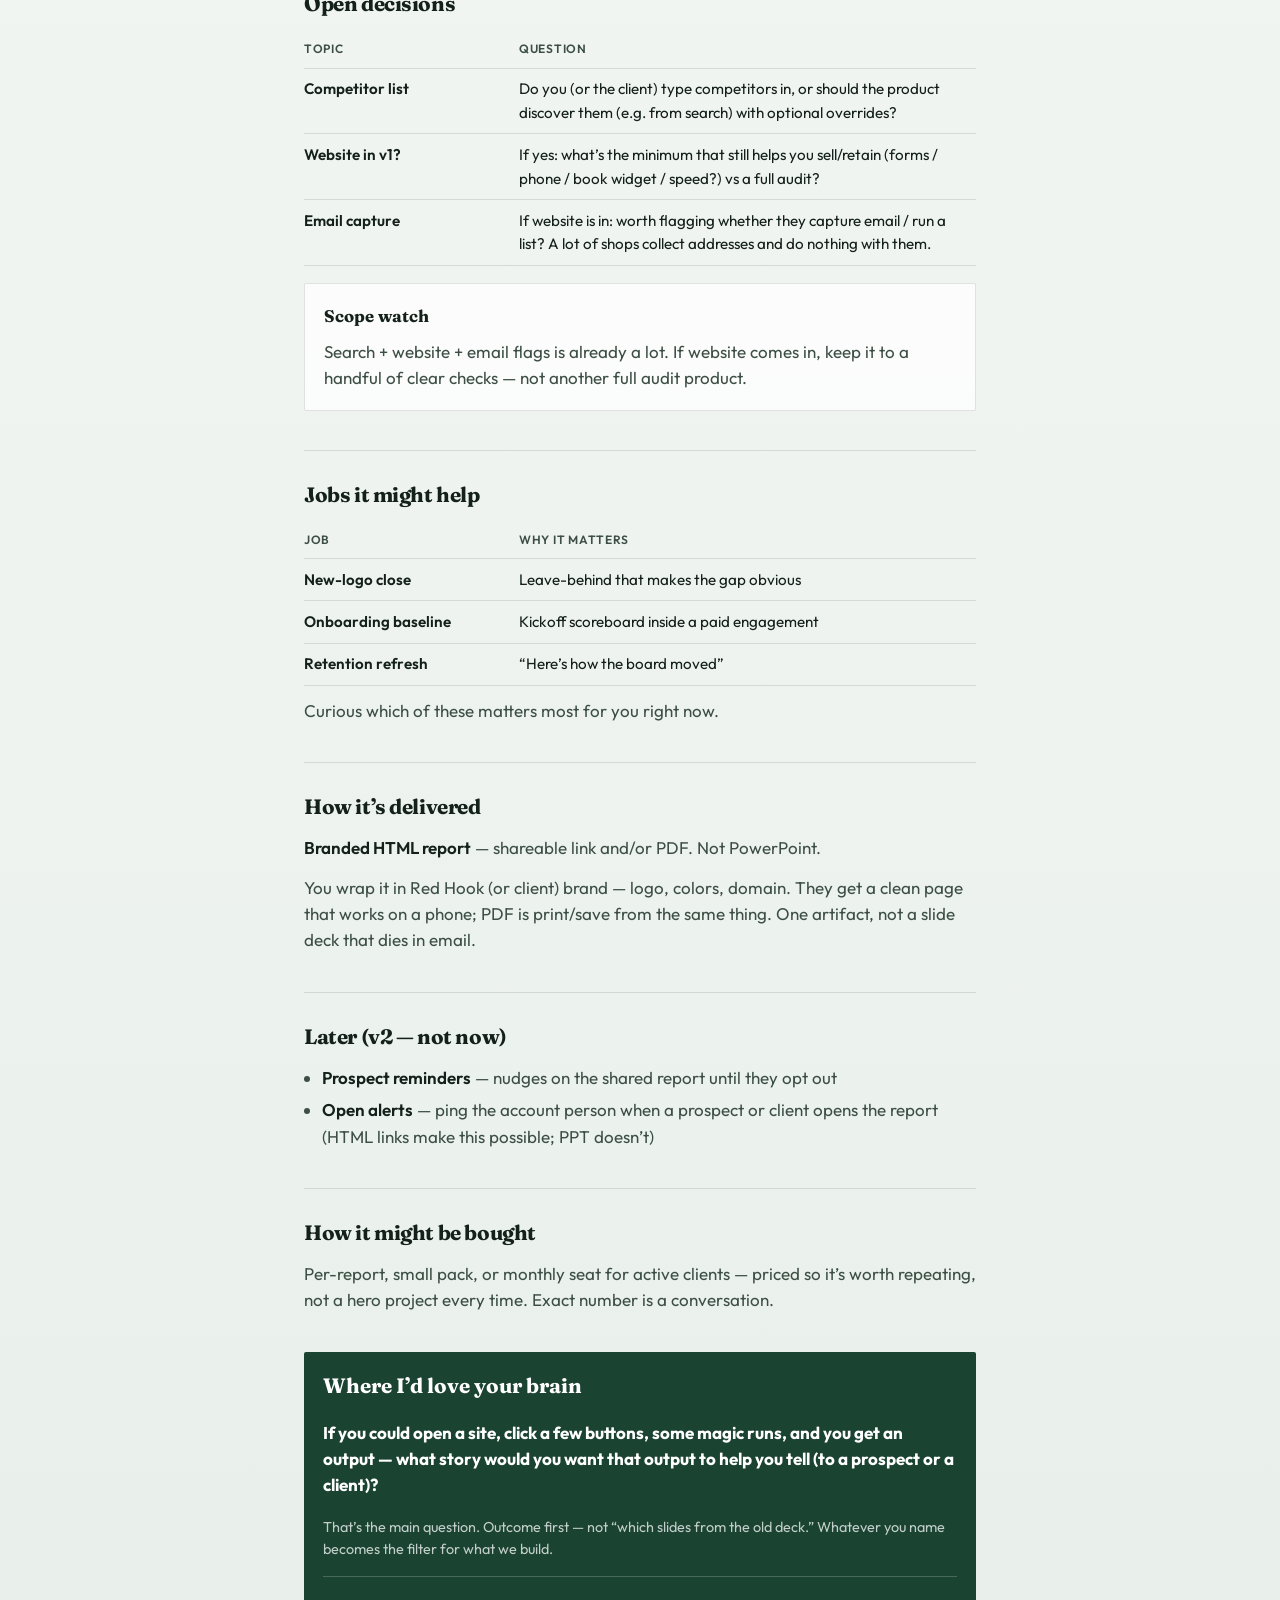
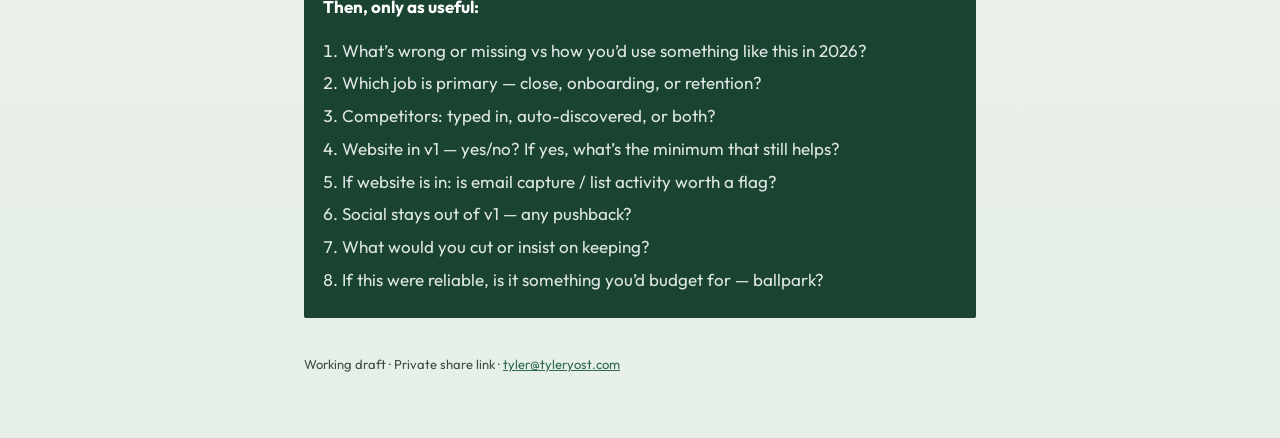
<file: agave/rhm/index.html>
<!DOCTYPE html>
<html lang="en">
  <head>
    <meta charset="utf-8" />
    <meta http-equiv="refresh" content="0; url=/agave/rhm/scoreboard/v1/" />
    <link rel="canonical" href="https://sharonoak.com/agave/rhm/scoreboard/v1/" />
    <meta name="robots" content="noindex, nofollow" />
    <title>Moved — Project Scoreboard</title>
  </head>
  <body>
    <p>Moved to <a href="/agave/rhm/scoreboard/v1/">/agave/rhm/scoreboard/v1/</a>.</p>
  </body>
</html>
</file>
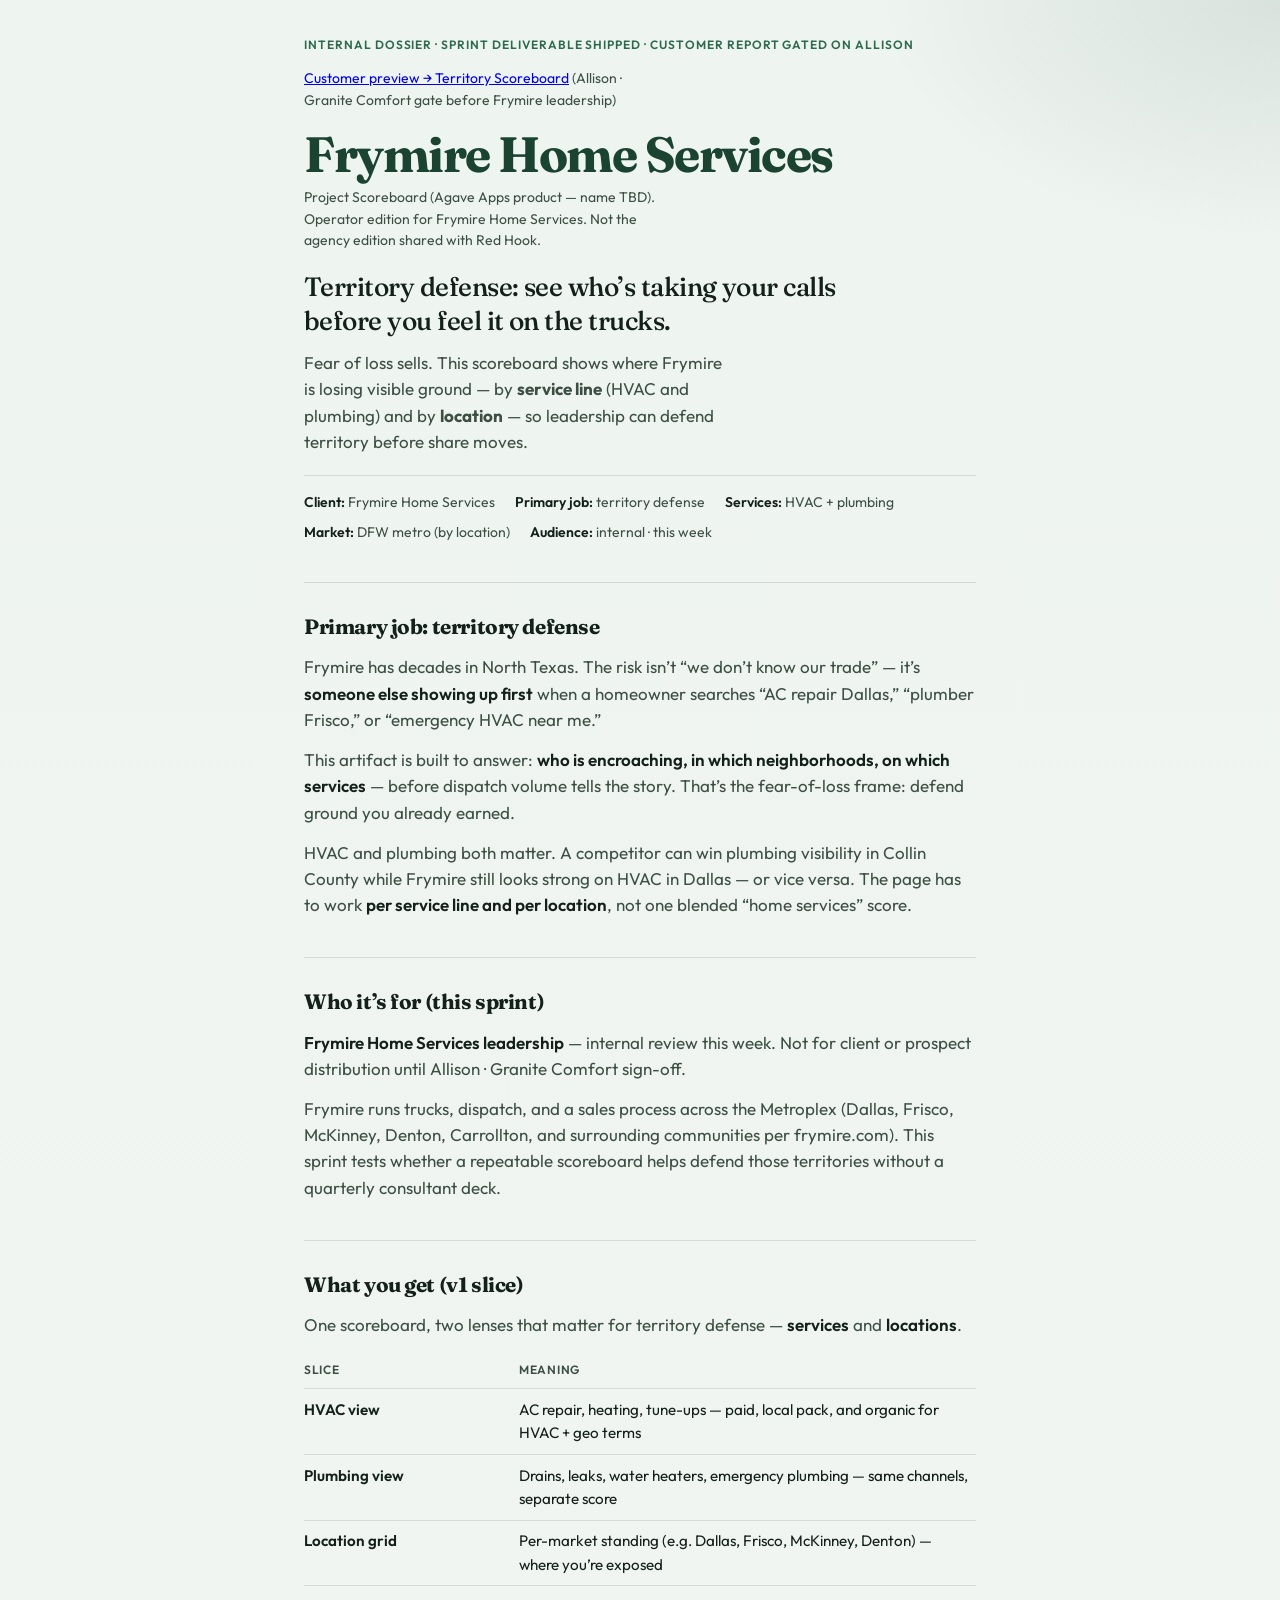
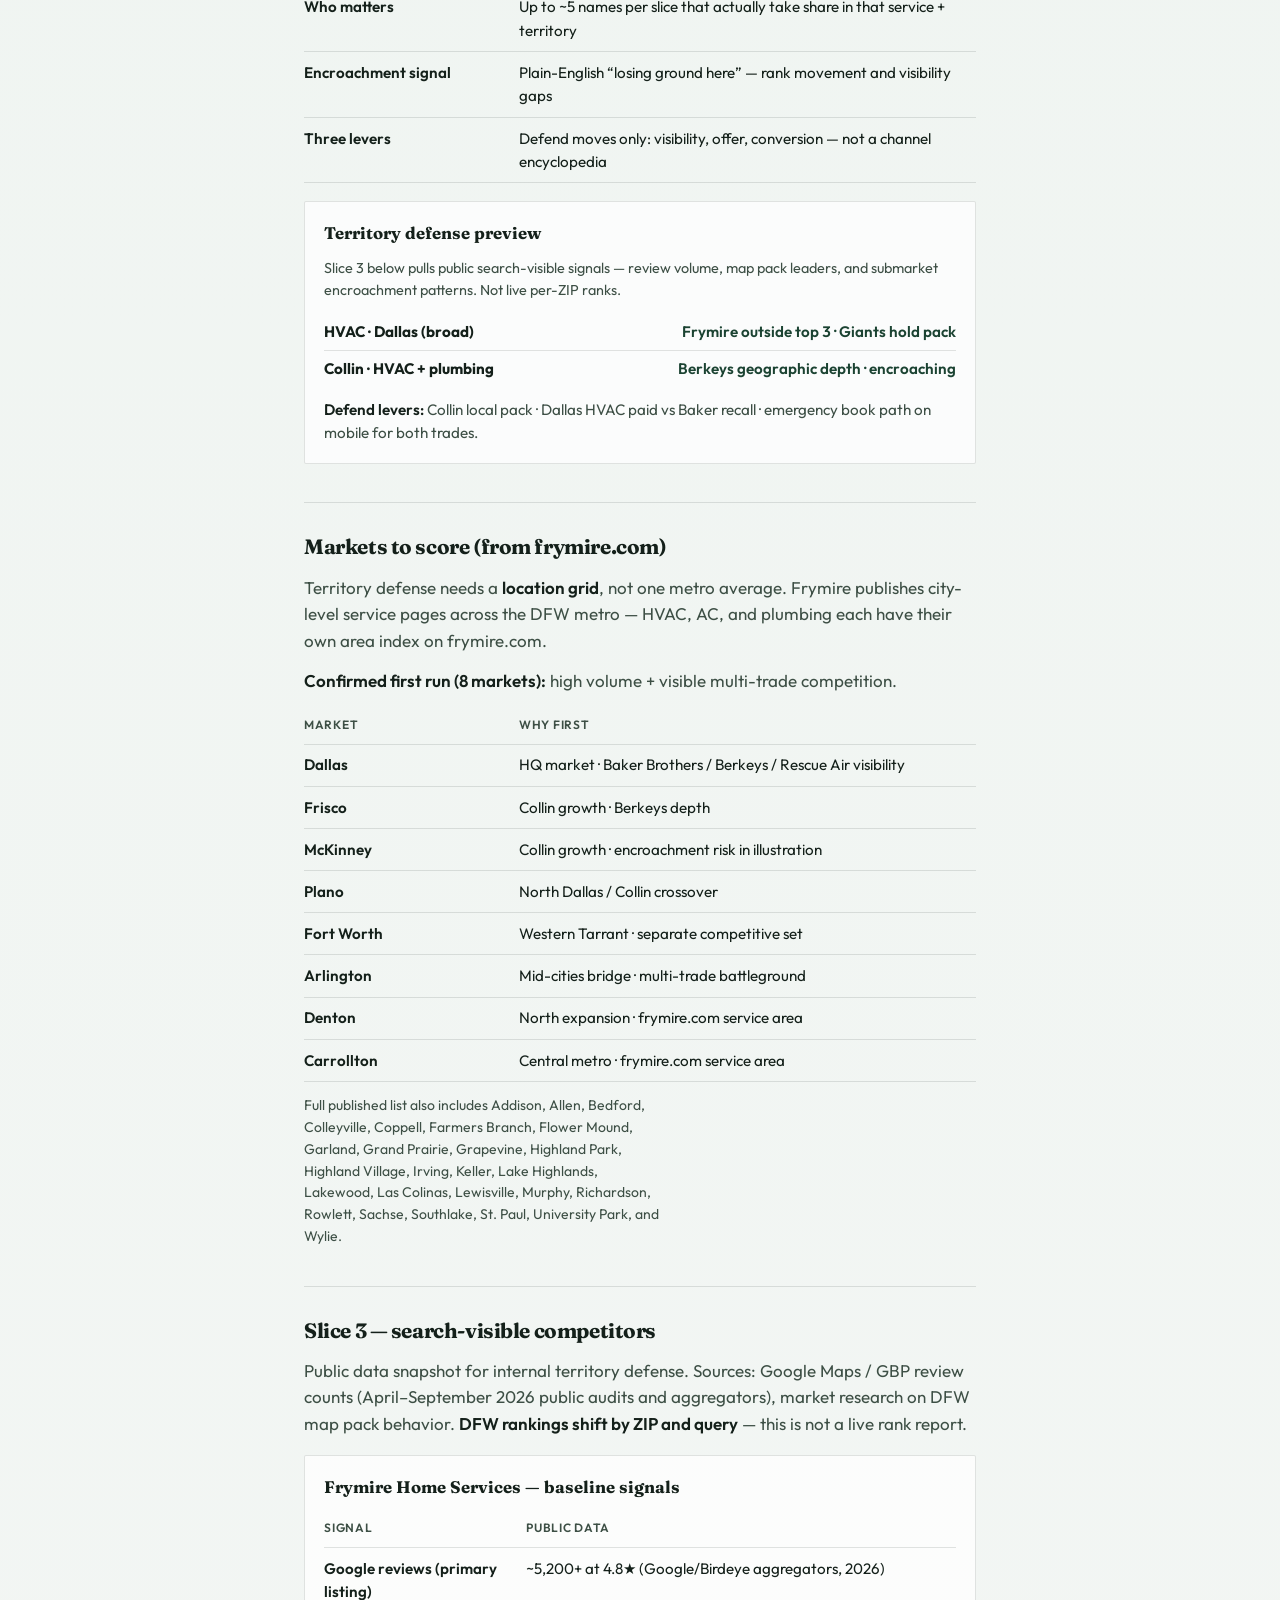
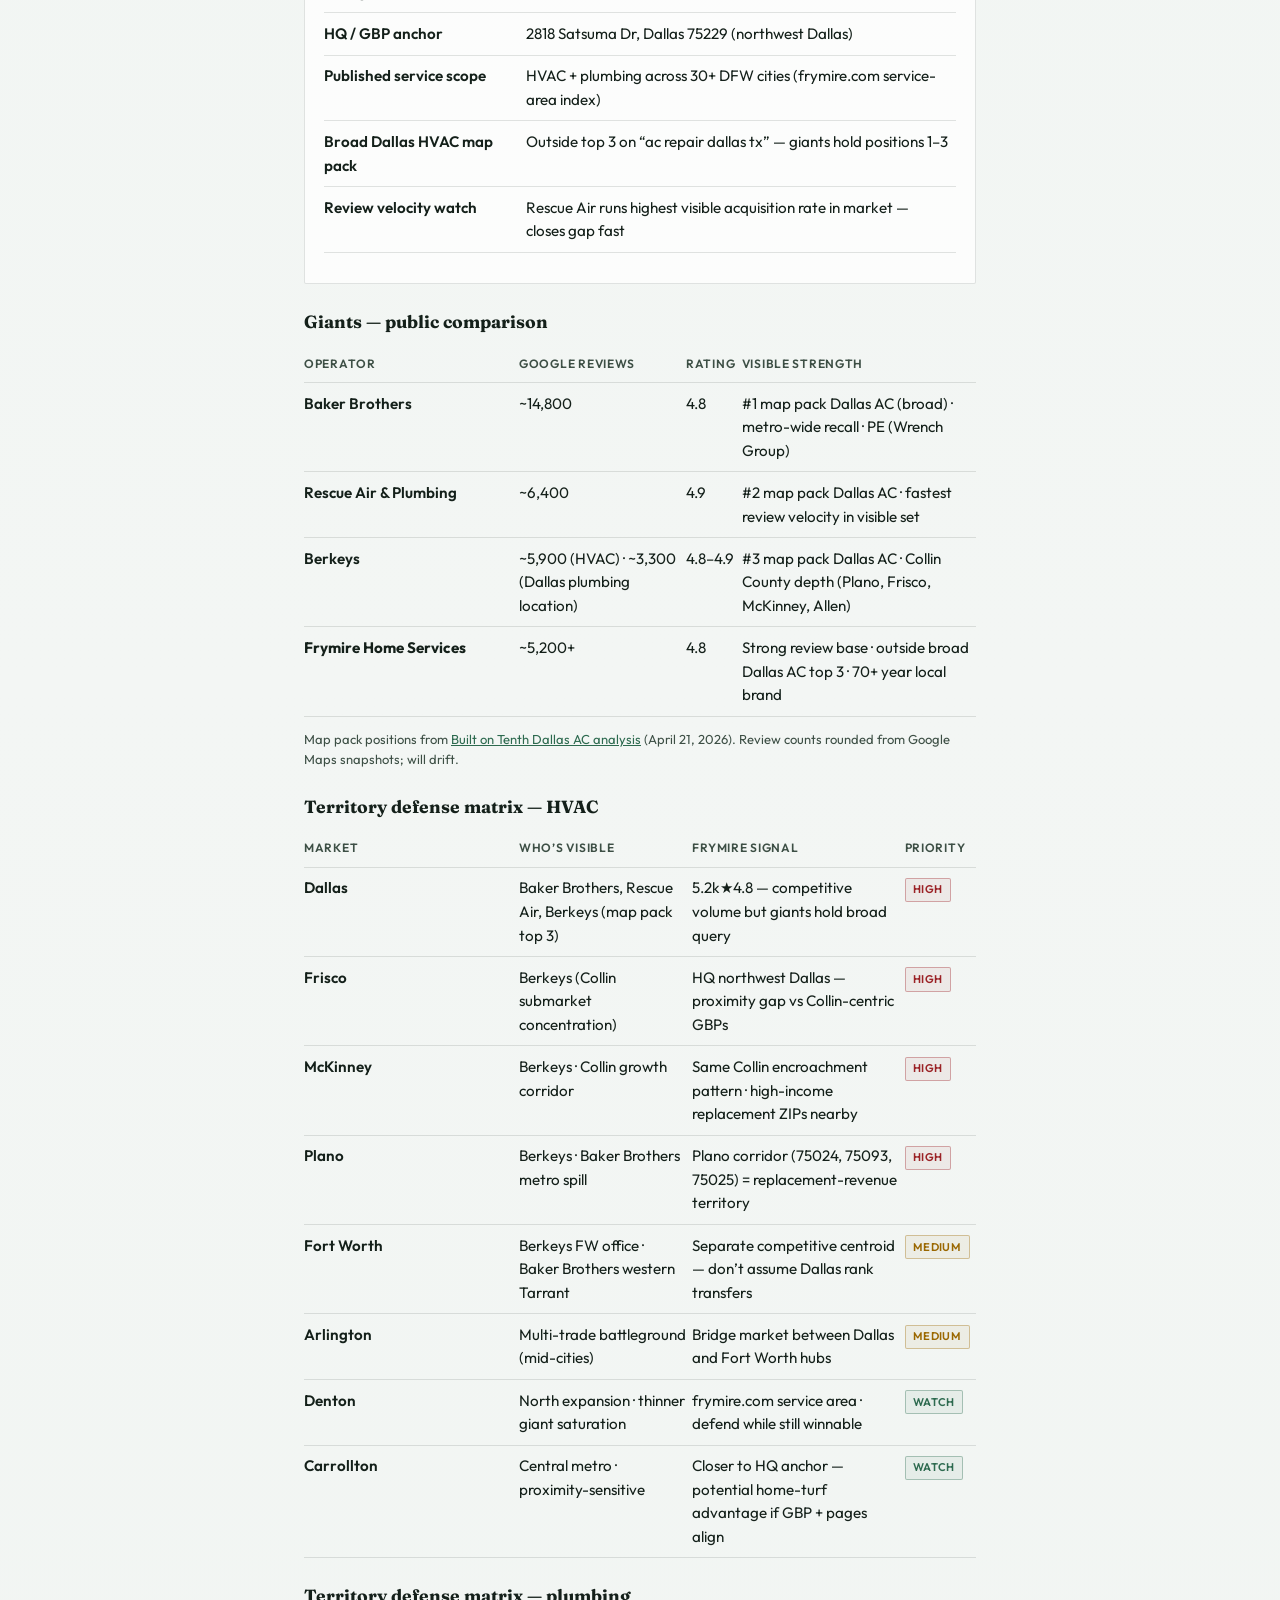
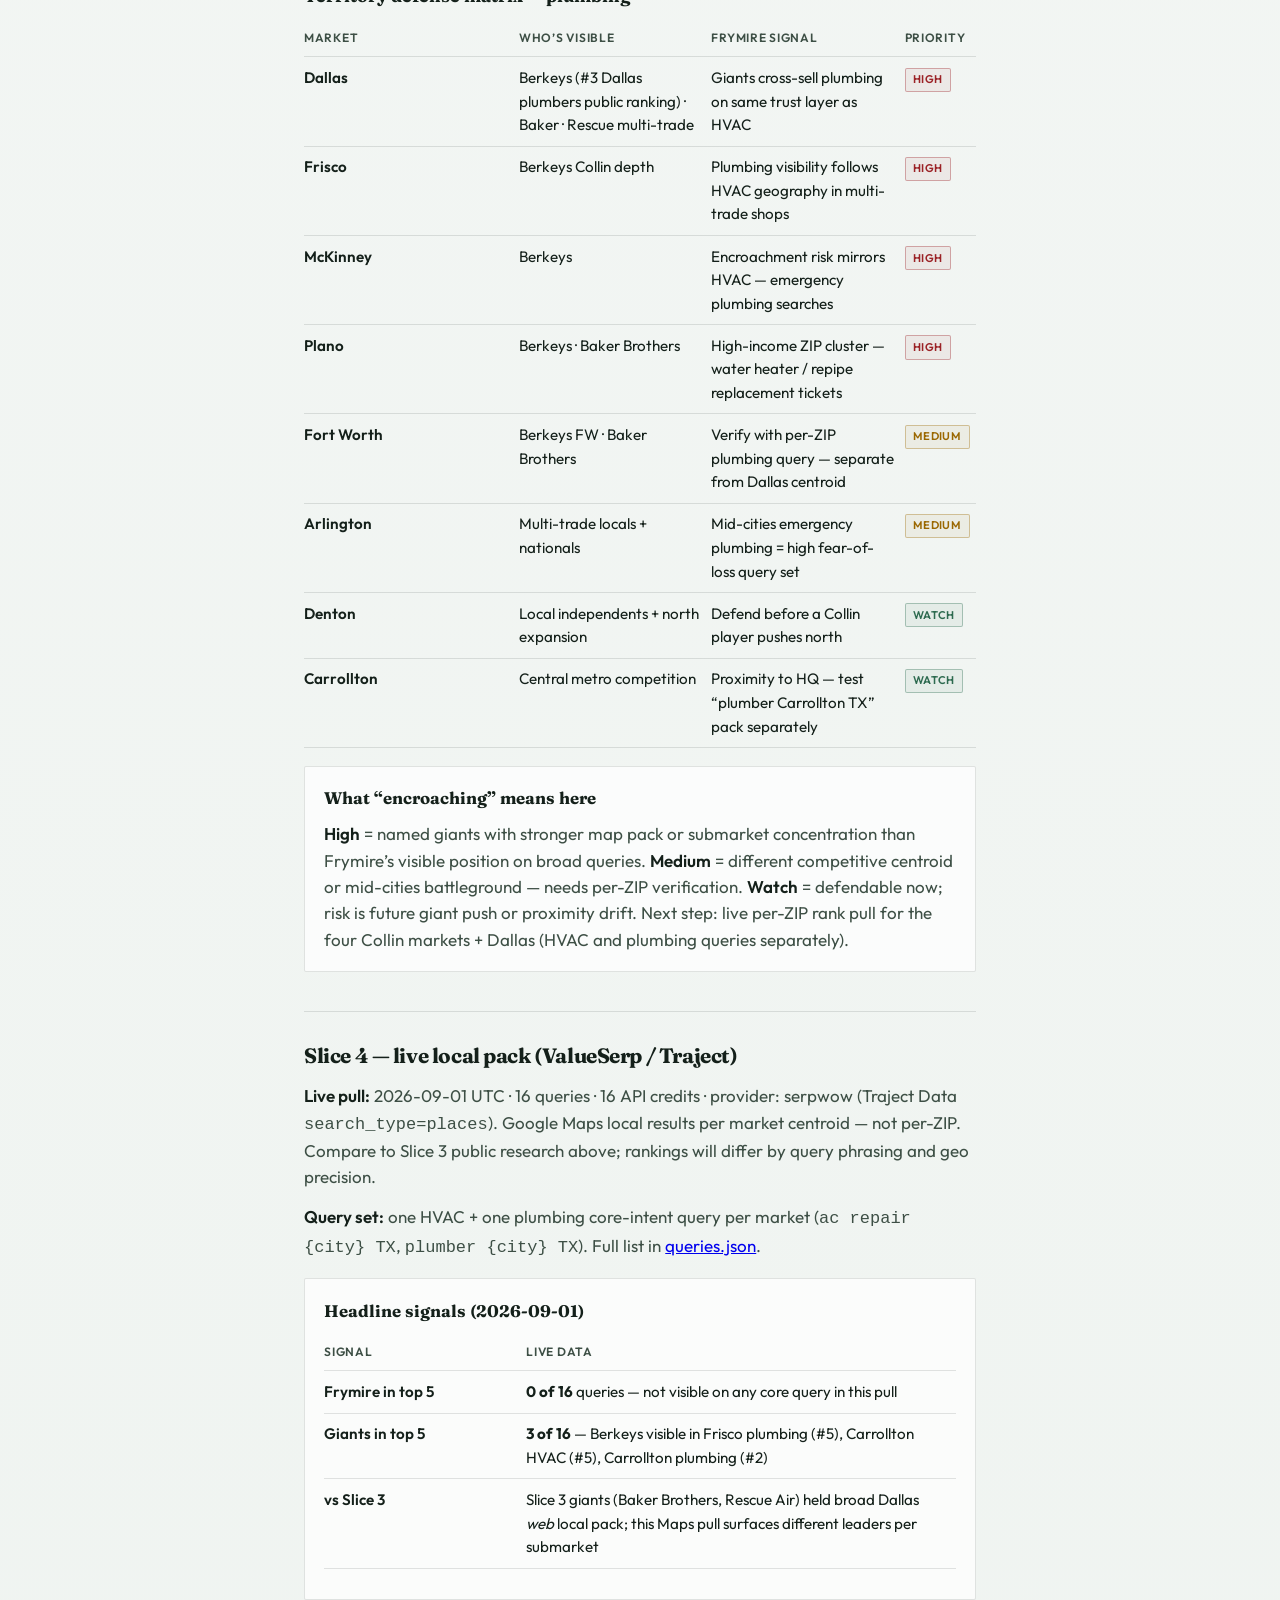
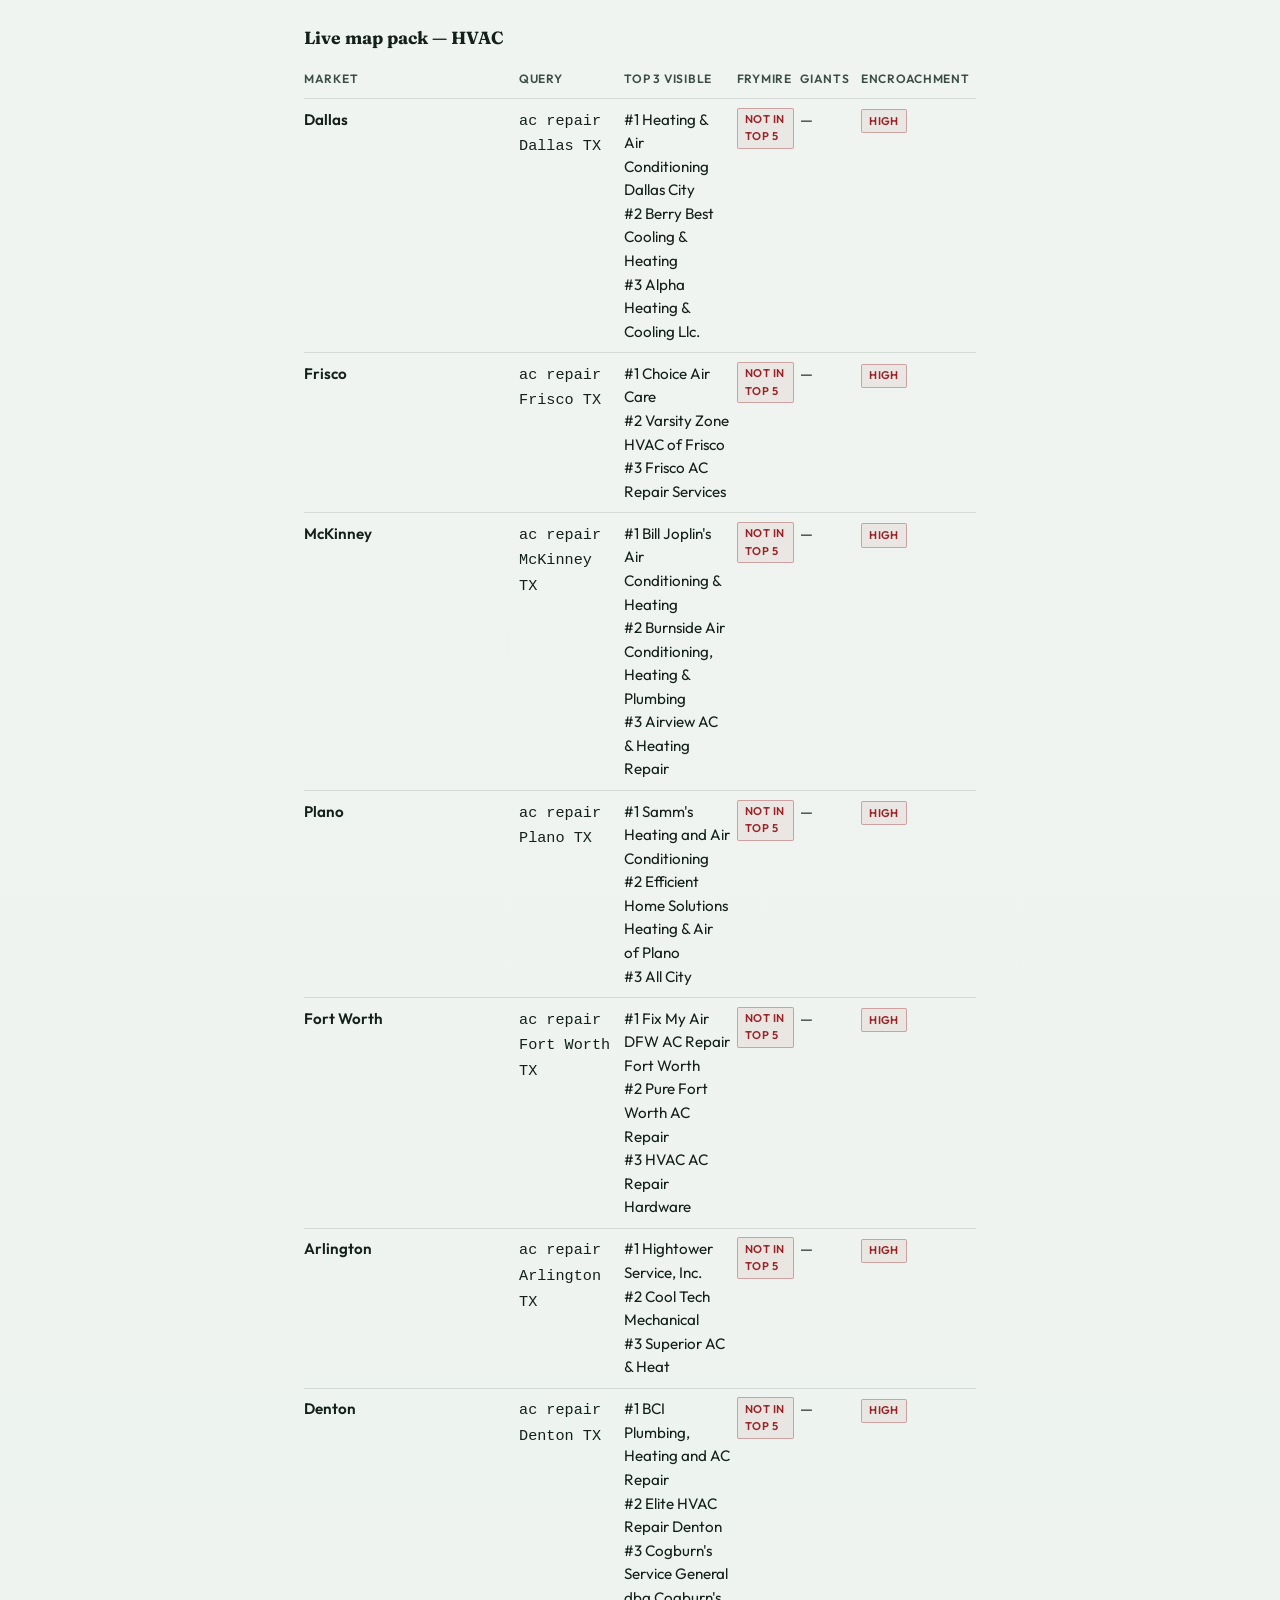
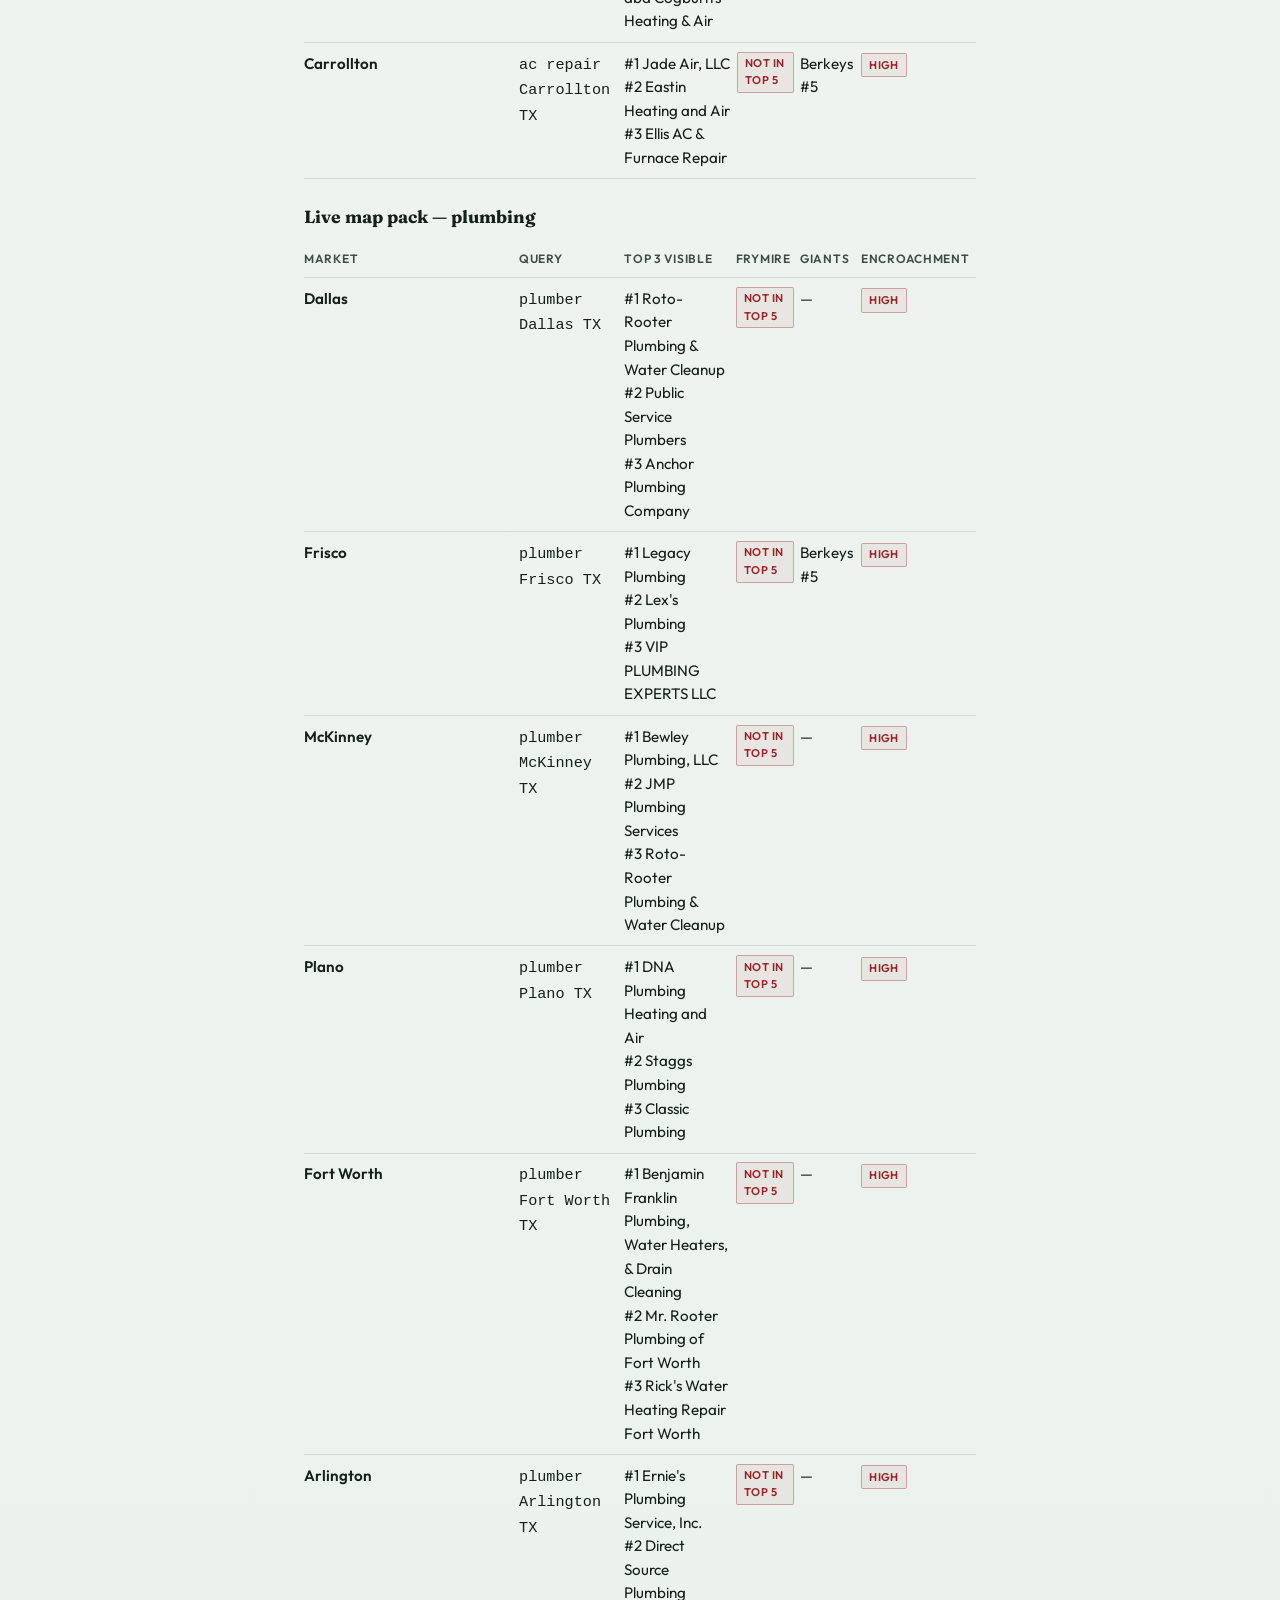
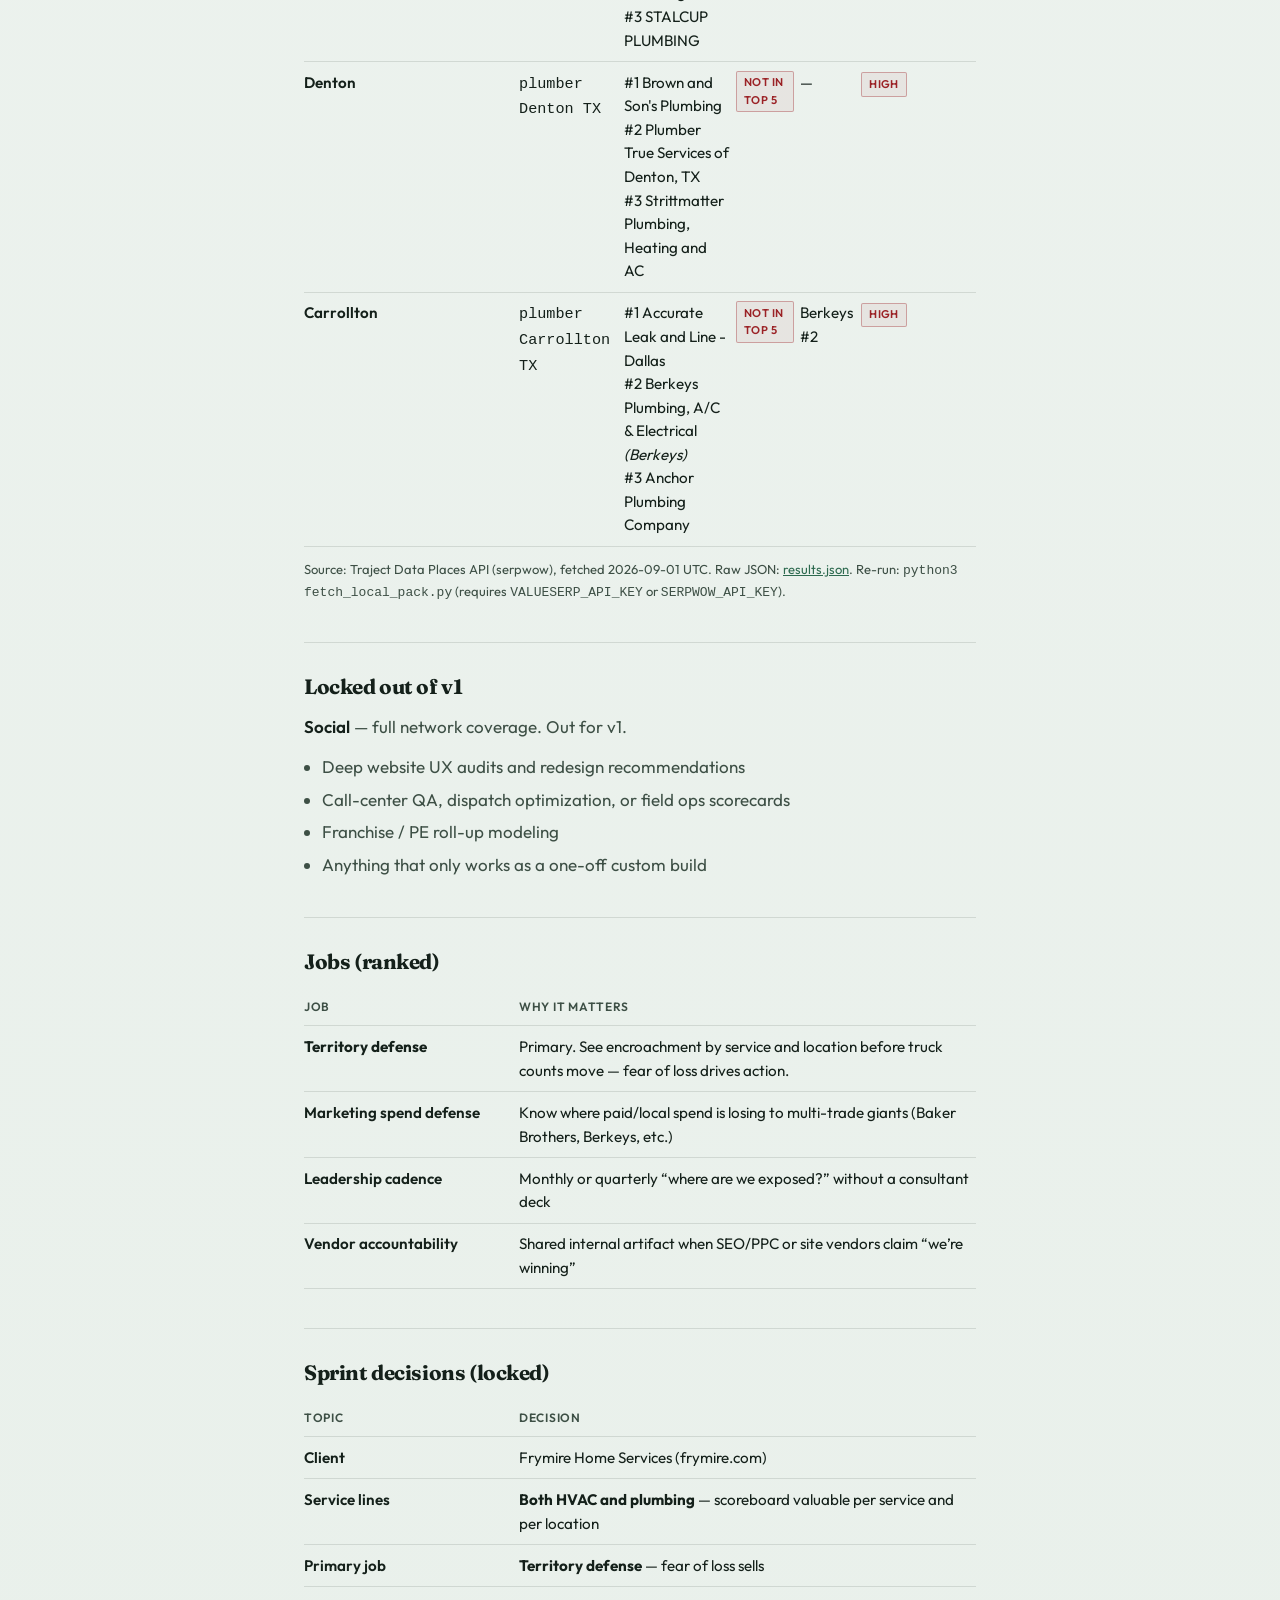
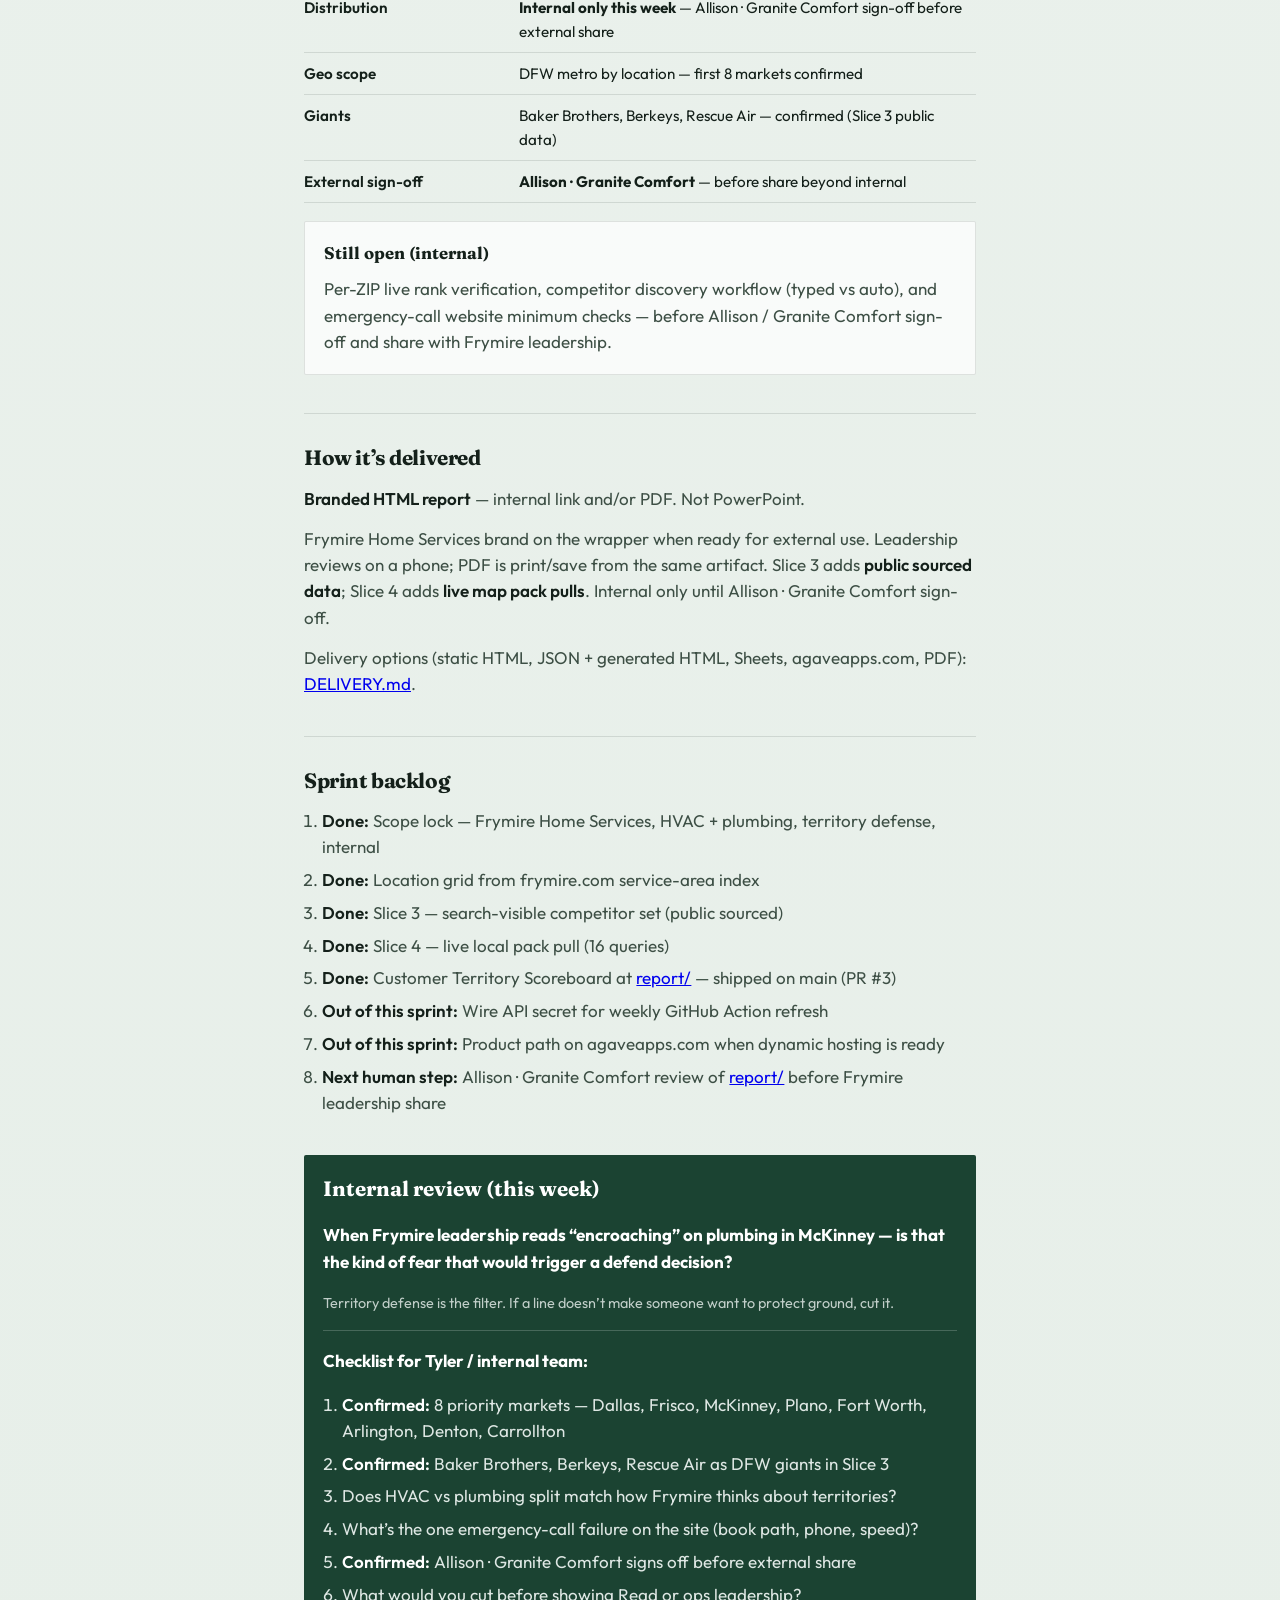
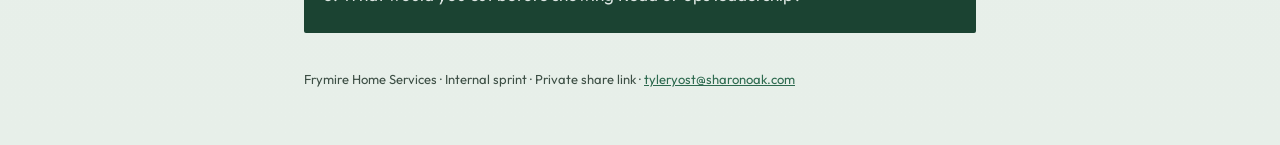
<file: agave/frymire/scoreboard/v1/index.html>
<!DOCTYPE html>
<html lang="en">
  <head>
    <meta charset="utf-8" />
    <meta name="viewport" content="width=device-width, initial-scale=1" />
    <title>Project Scoreboard — Frymire Home Services (internal)</title>
    <meta name="robots" content="noindex, nofollow" />
    <link rel="canonical" href="https://sharonoak.com/agave/frymire/scoreboard/v1/" />
    <meta
      name="description"
      content="Internal territory-defense scoreboard for Frymire Home Services — HVAC and plumbing visibility by market and service line across DFW."
    />
    <link rel="preconnect" href="https://fonts.googleapis.com" />
    <link rel="preconnect" href="https://fonts.gstatic.com" crossorigin />
    <link
      href="https://fonts.googleapis.com/css2?family=Fraunces:opsz,wght@9..144,500;9..144,700&family=Outfit:wght@400;500;600&display=swap"
      rel="stylesheet"
    />
    <style>
      :root {
        --ink: #14201a;
        --ink-soft: #3d4f45;
        --agave: #1b4332;
        --agave-mid: #2d6a4f;
        --paper: #f3f6f4;
        --line: rgba(20, 32, 26, 0.12);
        --white: rgba(255, 255, 255, 0.72);
      }

      * {
        box-sizing: border-box;
      }

      body {
        margin: 0;
        color: var(--ink);
        font-family: Outfit, sans-serif;
        font-size: 1.0625rem;
        line-height: 1.55;
        background:
          radial-gradient(1100px 520px at 8% -8%, rgba(82, 183, 136, 0.2), transparent 55%),
          radial-gradient(800px 480px at 100% 0%, rgba(27, 67, 50, 0.1), transparent 50%),
          linear-gradient(180deg, #eef4f0 0%, var(--paper) 30%, #e7efe9 100%);
        min-height: 100vh;
      }

      .wrap {
        width: min(100% - 2rem, 42rem);
        margin: 0 auto;
        padding: 2.25rem 0 4rem;
      }

      .eyebrow {
        font-size: 0.75rem;
        font-weight: 600;
        letter-spacing: 0.08em;
        text-transform: uppercase;
        color: var(--agave-mid);
        margin: 0 0 0.85rem;
      }

      .brand {
        font-family: Fraunces, serif;
        font-weight: 700;
        font-size: clamp(2.2rem, 6.5vw, 3.1rem);
        letter-spacing: -0.03em;
        line-height: 1.05;
        color: var(--agave);
        margin: 0 0 0.45rem;
      }

      .name-note {
        margin: 0 0 1.15rem;
        font-size: 0.875rem;
        color: var(--ink-soft);
        max-width: 40ch;
      }

      h1 {
        font-family: Fraunces, serif;
        font-weight: 500;
        font-size: clamp(1.3rem, 3.5vw, 1.65rem);
        line-height: 1.28;
        letter-spacing: -0.02em;
        margin: 0 0 0.75rem;
        max-width: 36ch;
      }

      .lede {
        margin: 0 0 1.25rem;
        color: var(--ink-soft);
        max-width: 38ch;
      }

      .meta {
        display: flex;
        flex-wrap: wrap;
        gap: 0.5rem 1.25rem;
        padding: 1rem 0 0;
        border-top: 1px solid var(--line);
        font-size: 0.875rem;
        color: var(--ink-soft);
      }

      .meta strong {
        color: var(--ink);
        font-weight: 600;
      }

      section {
        margin-top: 2.4rem;
        padding-top: 1.75rem;
        border-top: 1px solid var(--line);
      }

      section h2 {
        font-family: Fraunces, serif;
        font-size: 1.3rem;
        font-weight: 700;
        margin: 0 0 0.7rem;
        letter-spacing: -0.02em;
      }

      section p {
        margin: 0 0 0.85rem;
        color: var(--ink-soft);
      }

      section p:last-child {
        margin-bottom: 0;
      }

      section p strong,
      li strong {
        color: var(--ink);
        font-weight: 600;
      }

      ol,
      ul {
        margin: 0.35rem 0 0;
        padding-left: 1.15rem;
        color: var(--ink-soft);
      }

      li {
        margin: 0.4rem 0;
      }

      .sample,
      .note,
      .ask {
        margin-top: 1.1rem;
        padding: 1.15rem 1.2rem;
        border-radius: 2px;
      }

      .sample,
      .note {
        background: var(--white);
        border: 1px solid var(--line);
      }

      .sample h3,
      .note h3 {
        margin: 0 0 0.65rem;
        font-family: Fraunces, serif;
        font-size: 1.05rem;
        font-weight: 700;
      }

      .scoreline {
        display: flex;
        justify-content: space-between;
        gap: 1rem;
        padding: 0.4rem 0;
        border-bottom: 1px solid var(--line);
        font-size: 0.95rem;
      }

      .scoreline:last-of-type {
        border-bottom: none;
        margin-bottom: 0.65rem;
      }

      .rank {
        font-variant-numeric: tabular-nums;
        font-weight: 600;
        color: var(--agave);
        text-align: right;
      }

      table {
        width: 100%;
        border-collapse: collapse;
        font-size: 0.95rem;
        margin: 0.5rem 0 0.75rem;
      }

      th,
      td {
        text-align: left;
        vertical-align: top;
        padding: 0.55rem 0.4rem 0.55rem 0;
        border-bottom: 1px solid var(--line);
      }

      th {
        font-size: 0.75rem;
        text-transform: uppercase;
        letter-spacing: 0.06em;
        color: var(--ink-soft);
        font-weight: 600;
      }

      td:first-child {
        font-weight: 600;
        color: var(--ink);
        width: 32%;
        padding-right: 0.75rem;
      }

      .ask {
        background: var(--agave);
        color: #f4faf7;
        margin-top: 2.4rem;
      }

      .ask h2 {
        font-family: Fraunces, serif;
        margin: 0 0 0.75rem;
        font-size: 1.3rem;
        color: #fff;
      }

      .ask p,
      .ask li {
        color: rgba(244, 250, 247, 0.9);
      }

      .ask strong {
        color: #fff;
      }

      .ask .sub {
        font-size: 0.9rem;
        opacity: 0.85;
      }

      .ask hr {
        border: none;
        border-top: 1px solid rgba(244, 250, 247, 0.2);
        margin: 1rem 0;
      }

      footer {
        margin-top: 2.25rem;
        font-size: 0.8125rem;
        color: var(--ink-soft);
      }

      footer a {
        color: var(--agave-mid);
      }

      .tag {
        display: inline-block;
        font-size: 0.7rem;
        font-weight: 600;
        letter-spacing: 0.04em;
        text-transform: uppercase;
        padding: 0.15rem 0.45rem;
        border-radius: 2px;
        border: 1px solid var(--line);
      }

      .tag-high {
        color: #9b2226;
        border-color: rgba(155, 34, 38, 0.35);
        background: rgba(155, 34, 38, 0.06);
      }

      .tag-med {
        color: #9a6700;
        border-color: rgba(154, 103, 0, 0.35);
        background: rgba(154, 103, 0, 0.06);
      }

      .tag-watch {
        color: var(--agave-mid);
        border-color: rgba(45, 106, 79, 0.35);
        background: rgba(45, 106, 79, 0.06);
      }

      .source {
        font-size: 0.8125rem;
        color: var(--ink-soft);
        margin-top: 0.75rem;
      }

      .source a {
        color: var(--agave-mid);
      }

      @media print {
        body {
          background: #fff;
        }
        .ask {
          break-inside: avoid;
          -webkit-print-color-adjust: exact;
          print-color-adjust: exact;
        }
      }
    </style>
  </head>
  <body>
    <div class="wrap">
      <p class="eyebrow">Internal dossier · Sprint deliverable shipped · Customer report gated on Allison</p>
      <p class="name-note" style="margin-bottom: 1rem">
        <a href="report/">Customer preview → Territory Scoreboard</a>
        (Allison · Granite Comfort gate before Frymire leadership)
      </p>
      <p class="brand">Frymire Home Services</p>
      <p class="name-note">
        Project Scoreboard (Agave Apps product — name TBD). Operator edition for Frymire Home
        Services. Not the agency edition shared with Red Hook.
      </p>
      <h1>
        Territory defense: see who’s taking your calls before you feel it on the trucks.
      </h1>
      <p class="lede">
        Fear of loss sells. This scoreboard shows where Frymire is losing visible ground — by
        <strong>service line</strong> (HVAC and plumbing) and by <strong>location</strong> — so
        leadership can defend territory before share moves.
      </p>
      <div class="meta">
        <span><strong>Client:</strong> Frymire Home Services</span>
        <span><strong>Primary job:</strong> territory defense</span>
        <span><strong>Services:</strong> HVAC + plumbing</span>
        <span><strong>Market:</strong> DFW metro (by location)</span>
        <span><strong>Audience:</strong> internal · this week</span>
      </div>

      <section>
        <h2>Primary job: territory defense</h2>
        <p>
          Frymire has decades in North Texas. The risk isn’t “we don’t know our trade” — it’s
          <strong>someone else showing up first</strong> when a homeowner searches “AC repair
          Dallas,” “plumber Frisco,” or “emergency HVAC near me.”
        </p>
        <p>
          This artifact is built to answer: <strong>who is encroaching, in which neighborhoods, on
          which services</strong> — before dispatch volume tells the story. That’s the fear-of-loss
          frame: defend ground you already earned.
        </p>
        <p>
          HVAC and plumbing both matter. A competitor can win plumbing visibility in Collin County
          while Frymire still looks strong on HVAC in Dallas — or vice versa. The page has to work
          <strong>per service line and per location</strong>, not one blended “home services” score.
        </p>
      </section>

      <section>
        <h2>Who it’s for (this sprint)</h2>
        <p>
          <strong>          Frymire Home Services leadership</strong> — internal review this week. Not for
          client or prospect distribution until Allison · Granite Comfort sign-off.
        </p>
        <p>
          Frymire runs trucks, dispatch, and a sales process across the Metroplex (Dallas, Frisco,
          McKinney, Denton, Carrollton, and surrounding communities per frymire.com). This sprint
          tests whether a repeatable scoreboard helps defend those territories without a quarterly
          consultant deck.
        </p>
      </section>

      <section>
        <h2>What you get (v1 slice)</h2>
        <p>
          One scoreboard, two lenses that matter for territory defense — <strong>services</strong>
          and <strong>locations</strong>.
        </p>
        <table>
          <thead>
            <tr>
              <th>Slice</th>
              <th>Meaning</th>
            </tr>
          </thead>
          <tbody>
            <tr>
              <td>HVAC view</td>
              <td>AC repair, heating, tune-ups — paid, local pack, and organic for HVAC + geo terms</td>
            </tr>
            <tr>
              <td>Plumbing view</td>
              <td>Drains, leaks, water heaters, emergency plumbing — same channels, separate score</td>
            </tr>
            <tr>
              <td>Location grid</td>
              <td>Per-market standing (e.g. Dallas, Frisco, McKinney, Denton) — where you’re exposed</td>
            </tr>
            <tr>
              <td>Who matters</td>
              <td>Up to ~5 names per slice that actually take share in that service + territory</td>
            </tr>
            <tr>
              <td>Encroachment signal</td>
              <td>Plain-English “losing ground here” — rank movement and visibility gaps</td>
            </tr>
            <tr>
              <td>Three levers</td>
              <td>Defend moves only: visibility, offer, conversion — not a channel encyclopedia</td>
            </tr>
          </tbody>
        </table>

        <div class="sample">
          <h3>Territory defense preview</h3>
          <p style="margin: 0 0 0.75rem; font-size: 0.9rem; color: var(--ink-soft)">
            Slice 3 below pulls public search-visible signals — review volume, map pack leaders, and
            submarket encroachment patterns. Not live per-ZIP ranks.
          </p>
          <div class="scoreline">
            <span><strong>HVAC · Dallas (broad)</strong></span>
            <span class="rank">Frymire outside top 3 · Giants hold pack</span>
          </div>
          <div class="scoreline">
            <span><strong>Collin · HVAC + plumbing</strong></span>
            <span class="rank">Berkeys geographic depth · encroaching</span>
          </div>
          <p style="margin: 0; font-size: 0.95rem">
            <strong>Defend levers:</strong> Collin local pack · Dallas HVAC paid vs Baker recall ·
            emergency book path on mobile for both trades.
          </p>
        </div>
      </section>

      <section>
        <h2>Markets to score (from frymire.com)</h2>
        <p>
          Territory defense needs a <strong>location grid</strong>, not one metro average. Frymire
          publishes city-level service pages across the DFW metro — HVAC, AC, and plumbing each have
          their own area index on frymire.com.
        </p>
        <p><strong>Confirmed first run (8 markets):</strong> high volume + visible multi-trade competition.</p>
        <table>
          <thead>
            <tr>
              <th>Market</th>
              <th>Why first</th>
            </tr>
          </thead>
          <tbody>
            <tr>
              <td>Dallas</td>
              <td>HQ market · Baker Brothers / Berkeys / Rescue Air visibility</td>
            </tr>
            <tr>
              <td>Frisco</td>
              <td>Collin growth · Berkeys depth</td>
            </tr>
            <tr>
              <td>McKinney</td>
              <td>Collin growth · encroachment risk in illustration</td>
            </tr>
            <tr>
              <td>Plano</td>
              <td>North Dallas / Collin crossover</td>
            </tr>
            <tr>
              <td>Fort Worth</td>
              <td>Western Tarrant · separate competitive set</td>
            </tr>
            <tr>
              <td>Arlington</td>
              <td>Mid-cities bridge · multi-trade battleground</td>
            </tr>
            <tr>
              <td>Denton</td>
              <td>North expansion · frymire.com service area</td>
            </tr>
            <tr>
              <td>Carrollton</td>
              <td>Central metro · frymire.com service area</td>
            </tr>
          </tbody>
        </table>
        <p class="name-note" style="margin-top: 0.85rem">
          Full published list also includes Addison, Allen, Bedford, Colleyville, Coppell, Farmers
          Branch, Flower Mound, Garland, Grand Prairie, Grapevine, Highland Park, Highland Village,
          Irving, Keller, Lake Highlands, Lakewood, Las Colinas, Lewisville, Murphy, Richardson,
          Rowlett, Sachse, Southlake, St. Paul, University Park, and Wylie.
        </p>
      </section>

      <section>
        <h2>Slice 3 — search-visible competitors</h2>
        <p>
          Public data snapshot for internal territory defense. Sources: Google Maps / GBP review
          counts (April–September 2026 public audits and aggregators), market research on DFW map
          pack behavior. <strong>DFW rankings shift by ZIP and query</strong> — this is not a live
          rank report.
        </p>

        <div class="note">
          <h3>Frymire Home Services — baseline signals</h3>
          <table>
            <thead>
              <tr>
                <th>Signal</th>
                <th>Public data</th>
              </tr>
            </thead>
            <tbody>
              <tr>
                <td>Google reviews (primary listing)</td>
                <td>~5,200+ at 4.8★ (Google/Birdeye aggregators, 2026)</td>
              </tr>
              <tr>
                <td>HQ / GBP anchor</td>
                <td>2818 Satsuma Dr, Dallas 75229 (northwest Dallas)</td>
              </tr>
              <tr>
                <td>Published service scope</td>
                <td>HVAC + plumbing across 30+ DFW cities (frymire.com service-area index)</td>
              </tr>
              <tr>
                <td>Broad Dallas HVAC map pack</td>
                <td>Outside top 3 on “ac repair dallas tx” — giants hold positions 1–3</td>
              </tr>
              <tr>
                <td>Review velocity watch</td>
                <td>Rescue Air runs highest visible acquisition rate in market — closes gap fast</td>
              </tr>
            </tbody>
          </table>
        </div>

        <h3 style="font-family: Fraunces, serif; font-size: 1.1rem; margin: 1.5rem 0 0.65rem">
          Giants — public comparison
        </h3>
        <table>
          <thead>
            <tr>
              <th>Operator</th>
              <th>Google reviews</th>
              <th>Rating</th>
              <th>Visible strength</th>
            </tr>
          </thead>
          <tbody>
            <tr>
              <td>Baker Brothers</td>
              <td>~14,800</td>
              <td>4.8</td>
              <td>#1 map pack Dallas AC (broad) · metro-wide recall · PE (Wrench Group)</td>
            </tr>
            <tr>
              <td>Rescue Air &amp; Plumbing</td>
              <td>~6,400</td>
              <td>4.9</td>
              <td>#2 map pack Dallas AC · fastest review velocity in visible set</td>
            </tr>
            <tr>
              <td>Berkeys</td>
              <td>~5,900 (HVAC) · ~3,300 (Dallas plumbing location)</td>
              <td>4.8–4.9</td>
              <td>#3 map pack Dallas AC · Collin County depth (Plano, Frisco, McKinney, Allen)</td>
            </tr>
            <tr>
              <td><strong>Frymire Home Services</strong></td>
              <td>~5,200+</td>
              <td>4.8</td>
              <td>Strong review base · outside broad Dallas AC top 3 · 70+ year local brand</td>
            </tr>
          </tbody>
        </table>
        <p class="source">
          Map pack positions from
          <a href="https://www.builtontenth.com/hvac-research/ac-repair-market-dallas-tx">Built on Tenth Dallas AC analysis</a>
          (April 21, 2026). Review counts rounded from Google Maps snapshots; will drift.
        </p>

        <h3 style="font-family: Fraunces, serif; font-size: 1.1rem; margin: 1.5rem 0 0.65rem">
          Territory defense matrix — HVAC
        </h3>
        <table>
          <thead>
            <tr>
              <th>Market</th>
              <th>Who’s visible</th>
              <th>Frymire signal</th>
              <th>Priority</th>
            </tr>
          </thead>
          <tbody>
            <tr>
              <td>Dallas</td>
              <td>Baker Brothers, Rescue Air, Berkeys (map pack top 3)</td>
              <td>5.2k★4.8 — competitive volume but giants hold broad query</td>
              <td><span class="tag tag-high">High</span></td>
            </tr>
            <tr>
              <td>Frisco</td>
              <td>Berkeys (Collin submarket concentration)</td>
              <td>HQ northwest Dallas — proximity gap vs Collin-centric GBPs</td>
              <td><span class="tag tag-high">High</span></td>
            </tr>
            <tr>
              <td>McKinney</td>
              <td>Berkeys · Collin growth corridor</td>
              <td>Same Collin encroachment pattern · high-income replacement ZIPs nearby</td>
              <td><span class="tag tag-high">High</span></td>
            </tr>
            <tr>
              <td>Plano</td>
              <td>Berkeys · Baker Brothers metro spill</td>
              <td>Plano corridor (75024, 75093, 75025) = replacement-revenue territory</td>
              <td><span class="tag tag-high">High</span></td>
            </tr>
            <tr>
              <td>Fort Worth</td>
              <td>Berkeys FW office · Baker Brothers western Tarrant</td>
              <td>Separate competitive centroid — don’t assume Dallas rank transfers</td>
              <td><span class="tag tag-med">Medium</span></td>
            </tr>
            <tr>
              <td>Arlington</td>
              <td>Multi-trade battleground (mid-cities)</td>
              <td>Bridge market between Dallas and Fort Worth hubs</td>
              <td><span class="tag tag-med">Medium</span></td>
            </tr>
            <tr>
              <td>Denton</td>
              <td>North expansion · thinner giant saturation</td>
              <td>frymire.com service area · defend while still winnable</td>
              <td><span class="tag tag-watch">Watch</span></td>
            </tr>
            <tr>
              <td>Carrollton</td>
              <td>Central metro · proximity-sensitive</td>
              <td>Closer to HQ anchor — potential home-turf advantage if GBP + pages align</td>
              <td><span class="tag tag-watch">Watch</span></td>
            </tr>
          </tbody>
        </table>

        <h3 style="font-family: Fraunces, serif; font-size: 1.1rem; margin: 1.5rem 0 0.65rem">
          Territory defense matrix — plumbing
        </h3>
        <table>
          <thead>
            <tr>
              <th>Market</th>
              <th>Who’s visible</th>
              <th>Frymire signal</th>
              <th>Priority</th>
            </tr>
          </thead>
          <tbody>
            <tr>
              <td>Dallas</td>
              <td>Berkeys (#3 Dallas plumbers public ranking) · Baker · Rescue multi-trade</td>
              <td>Giants cross-sell plumbing on same trust layer as HVAC</td>
              <td><span class="tag tag-high">High</span></td>
            </tr>
            <tr>
              <td>Frisco</td>
              <td>Berkeys Collin depth</td>
              <td>Plumbing visibility follows HVAC geography in multi-trade shops</td>
              <td><span class="tag tag-high">High</span></td>
            </tr>
            <tr>
              <td>McKinney</td>
              <td>Berkeys</td>
              <td>Encroachment risk mirrors HVAC — emergency plumbing searches</td>
              <td><span class="tag tag-high">High</span></td>
            </tr>
            <tr>
              <td>Plano</td>
              <td>Berkeys · Baker Brothers</td>
              <td>High-income ZIP cluster — water heater / repipe replacement tickets</td>
              <td><span class="tag tag-high">High</span></td>
            </tr>
            <tr>
              <td>Fort Worth</td>
              <td>Berkeys FW · Baker Brothers</td>
              <td>Verify with per-ZIP plumbing query — separate from Dallas centroid</td>
              <td><span class="tag tag-med">Medium</span></td>
            </tr>
            <tr>
              <td>Arlington</td>
              <td>Multi-trade locals + nationals</td>
              <td>Mid-cities emergency plumbing = high fear-of-loss query set</td>
              <td><span class="tag tag-med">Medium</span></td>
            </tr>
            <tr>
              <td>Denton</td>
              <td>Local independents + north expansion</td>
              <td>Defend before a Collin player pushes north</td>
              <td><span class="tag tag-watch">Watch</span></td>
            </tr>
            <tr>
              <td>Carrollton</td>
              <td>Central metro competition</td>
              <td>Proximity to HQ — test “plumber Carrollton TX” pack separately</td>
              <td><span class="tag tag-watch">Watch</span></td>
            </tr>
          </tbody>
        </table>

        <div class="note" style="margin-top: 1.1rem">
          <h3>What “encroaching” means here</h3>
          <p style="margin: 0">
            <strong>High</strong> = named giants with stronger map pack or submarket concentration
            than Frymire’s visible position on broad queries. <strong>Medium</strong> = different
            competitive centroid or mid-cities battleground — needs per-ZIP verification.
            <strong>Watch</strong> = defendable now; risk is future giant push or proximity drift.
            Next step: live per-ZIP rank pull for the four Collin markets + Dallas (HVAC and plumbing
            queries separately).
          </p>
        </div>
      </section>

      <section>
        <h2>Slice 4 — live local pack (ValueSerp / Traject)</h2>
        <p>
          <strong>Live pull:</strong> 2026-09-01 UTC · 16 queries · 16 API credits ·
          provider: serpwow (Traject Data <code>search_type=places</code>).
          Google Maps local results per market centroid — not per-ZIP. Compare to Slice 3 public
          research above; rankings will differ by query phrasing and geo precision.
        </p>
        <p>
          <strong>Query set:</strong> one HVAC + one plumbing core-intent query per market
          (<code>ac repair &#123;city&#125; TX</code>, <code>plumber &#123;city&#125; TX</code>).
          Full list in <a href="queries.json">queries.json</a>.
        </p>

        <div class="note">
          <h3>Headline signals (2026-09-01)</h3>
          <table>
            <thead>
              <tr>
                <th>Signal</th>
                <th>Live data</th>
              </tr>
            </thead>
            <tbody>
              <tr>
                <td>Frymire in top 5</td>
                <td><strong>0 of 16</strong> queries — not visible on any core query in this pull</td>
              </tr>
              <tr>
                <td>Giants in top 5</td>
                <td><strong>3 of 16</strong> — Berkeys visible in Frisco plumbing (#5), Carrollton HVAC (#5), Carrollton plumbing (#2)</td>
              </tr>
              <tr>
                <td>vs Slice 3</td>
                <td>Slice 3 giants (Baker Brothers, Rescue Air) held broad Dallas <em>web</em> local pack; this Maps pull surfaces different leaders per submarket</td>
              </tr>
            </tbody>
          </table>
        </div>

        <h3 style="font-family: Fraunces, serif; font-size: 1.1rem; margin: 1.5rem 0 0.65rem">
          Live map pack — HVAC
        </h3>
        <table>
          <thead>
            <tr>
              <th>Market</th>
              <th>Query</th>
              <th>Top 3 visible</th>
              <th>Frymire</th>
              <th>Giants</th>
              <th>Encroachment</th>
            </tr>
          </thead>
          <tbody>
            <tr>
              <td>Dallas</td>
              <td><code>ac repair Dallas TX</code></td>
              <td>#1 Heating &amp; Air Conditioning Dallas City<br />#2 Berry Best Cooling &amp; Heating<br />#3 Alpha Heating &amp; Cooling Llc.</td>
              <td><span class="tag tag-high">Not in top 5</span></td>
              <td>—</td>
              <td><span class="tag tag-high">High</span></td>
            </tr>
            <tr>
              <td>Frisco</td>
              <td><code>ac repair Frisco TX</code></td>
              <td>#1 Choice Air Care<br />#2 Varsity Zone HVAC of Frisco<br />#3 Frisco AC Repair Services</td>
              <td><span class="tag tag-high">Not in top 5</span></td>
              <td>—</td>
              <td><span class="tag tag-high">High</span></td>
            </tr>
            <tr>
              <td>McKinney</td>
              <td><code>ac repair McKinney TX</code></td>
              <td>#1 Bill Joplin's Air Conditioning &amp; Heating<br />#2 Burnside Air Conditioning, Heating &amp; Plumbing<br />#3 Airview AC &amp; Heating Repair</td>
              <td><span class="tag tag-high">Not in top 5</span></td>
              <td>—</td>
              <td><span class="tag tag-high">High</span></td>
            </tr>
            <tr>
              <td>Plano</td>
              <td><code>ac repair Plano TX</code></td>
              <td>#1 Samm's Heating and Air Conditioning<br />#2 Efficient Home Solutions Heating &amp; Air of Plano<br />#3 All City</td>
              <td><span class="tag tag-high">Not in top 5</span></td>
              <td>—</td>
              <td><span class="tag tag-high">High</span></td>
            </tr>
            <tr>
              <td>Fort Worth</td>
              <td><code>ac repair Fort Worth TX</code></td>
              <td>#1 Fix My Air DFW AC Repair Fort Worth<br />#2 Pure Fort Worth AC Repair<br />#3 HVAC AC Repair Hardware</td>
              <td><span class="tag tag-high">Not in top 5</span></td>
              <td>—</td>
              <td><span class="tag tag-high">High</span></td>
            </tr>
            <tr>
              <td>Arlington</td>
              <td><code>ac repair Arlington TX</code></td>
              <td>#1 Hightower Service, Inc.<br />#2 Cool Tech Mechanical<br />#3 Superior AC &amp; Heat</td>
              <td><span class="tag tag-high">Not in top 5</span></td>
              <td>—</td>
              <td><span class="tag tag-high">High</span></td>
            </tr>
            <tr>
              <td>Denton</td>
              <td><code>ac repair Denton TX</code></td>
              <td>#1 BCI Plumbing, Heating and AC Repair<br />#2 Elite HVAC Repair Denton<br />#3 Cogburn's Service General dba Cogburn's Heating &amp; Air</td>
              <td><span class="tag tag-high">Not in top 5</span></td>
              <td>—</td>
              <td><span class="tag tag-high">High</span></td>
            </tr>
            <tr>
              <td>Carrollton</td>
              <td><code>ac repair Carrollton TX</code></td>
              <td>#1 Jade Air, LLC<br />#2 Eastin Heating and Air<br />#3 Ellis AC &amp; Furnace Repair</td>
              <td><span class="tag tag-high">Not in top 5</span></td>
              <td>Berkeys #5</td>
              <td><span class="tag tag-high">High</span></td>
            </tr>
          </tbody>
        </table>

        <h3 style="font-family: Fraunces, serif; font-size: 1.1rem; margin: 1.5rem 0 0.65rem">
          Live map pack — plumbing
        </h3>
        <table>
          <thead>
            <tr>
              <th>Market</th>
              <th>Query</th>
              <th>Top 3 visible</th>
              <th>Frymire</th>
              <th>Giants</th>
              <th>Encroachment</th>
            </tr>
          </thead>
          <tbody>
            <tr>
              <td>Dallas</td>
              <td><code>plumber Dallas TX</code></td>
              <td>#1 Roto-Rooter Plumbing &amp; Water Cleanup<br />#2 Public Service Plumbers<br />#3 Anchor Plumbing Company</td>
              <td><span class="tag tag-high">Not in top 5</span></td>
              <td>—</td>
              <td><span class="tag tag-high">High</span></td>
            </tr>
            <tr>
              <td>Frisco</td>
              <td><code>plumber Frisco TX</code></td>
              <td>#1 Legacy Plumbing<br />#2 Lex's Plumbing<br />#3 VIP PLUMBING EXPERTS LLC</td>
              <td><span class="tag tag-high">Not in top 5</span></td>
              <td>Berkeys #5</td>
              <td><span class="tag tag-high">High</span></td>
            </tr>
            <tr>
              <td>McKinney</td>
              <td><code>plumber McKinney TX</code></td>
              <td>#1 Bewley Plumbing, LLC<br />#2 JMP Plumbing Services<br />#3 Roto-Rooter Plumbing &amp; Water Cleanup</td>
              <td><span class="tag tag-high">Not in top 5</span></td>
              <td>—</td>
              <td><span class="tag tag-high">High</span></td>
            </tr>
            <tr>
              <td>Plano</td>
              <td><code>plumber Plano TX</code></td>
              <td>#1 DNA Plumbing Heating and Air<br />#2 Staggs Plumbing<br />#3 Classic Plumbing</td>
              <td><span class="tag tag-high">Not in top 5</span></td>
              <td>—</td>
              <td><span class="tag tag-high">High</span></td>
            </tr>
            <tr>
              <td>Fort Worth</td>
              <td><code>plumber Fort Worth TX</code></td>
              <td>#1 Benjamin Franklin Plumbing, Water Heaters, &amp; Drain Cleaning<br />#2 Mr. Rooter Plumbing of Fort Worth<br />#3 Rick's Water Heating Repair Fort Worth</td>
              <td><span class="tag tag-high">Not in top 5</span></td>
              <td>—</td>
              <td><span class="tag tag-high">High</span></td>
            </tr>
            <tr>
              <td>Arlington</td>
              <td><code>plumber Arlington TX</code></td>
              <td>#1 Ernie's Plumbing Service, Inc.<br />#2 Direct Source Plumbing<br />#3 STALCUP PLUMBING</td>
              <td><span class="tag tag-high">Not in top 5</span></td>
              <td>—</td>
              <td><span class="tag tag-high">High</span></td>
            </tr>
            <tr>
              <td>Denton</td>
              <td><code>plumber Denton TX</code></td>
              <td>#1 Brown and Son's Plumbing<br />#2 Plumber True Services of Denton, TX<br />#3 Strittmatter Plumbing, Heating and AC</td>
              <td><span class="tag tag-high">Not in top 5</span></td>
              <td>—</td>
              <td><span class="tag tag-high">High</span></td>
            </tr>
            <tr>
              <td>Carrollton</td>
              <td><code>plumber Carrollton TX</code></td>
              <td>#1 Accurate Leak and Line - Dallas<br />#2 Berkeys Plumbing, A/C &amp; Electrical <em>(Berkeys)</em><br />#3 Anchor Plumbing Company</td>
              <td><span class="tag tag-high">Not in top 5</span></td>
              <td>Berkeys #2</td>
              <td><span class="tag tag-high">High</span></td>
            </tr>
          </tbody>
        </table>

        <p class="source">
          Source: Traject Data Places API (serpwow), fetched 2026-09-01 UTC.
          Raw JSON: <a href="results.json">results.json</a>.
          Re-run: <code>python3 fetch_local_pack.py</code> (requires
          <code>VALUESERP_API_KEY</code> or <code>SERPWOW_API_KEY</code>).
        </p>
      </section>

      <section>
        <h2>Locked out of v1</h2>
        <p><strong>Social</strong> — full network coverage. Out for v1.</p>
        <ul>
          <li>Deep website UX audits and redesign recommendations</li>
          <li>Call-center QA, dispatch optimization, or field ops scorecards</li>
          <li>Franchise / PE roll-up modeling</li>
          <li>Anything that only works as a one-off custom build</li>
        </ul>
      </section>

      <section>
        <h2>Jobs (ranked)</h2>
        <table>
          <thead>
            <tr>
              <th>Job</th>
              <th>Why it matters</th>
            </tr>
          </thead>
          <tbody>
            <tr>
              <td><strong>Territory defense</strong></td>
              <td>Primary. See encroachment by service and location before truck counts move — fear of loss drives action.</td>
            </tr>
            <tr>
              <td>Marketing spend defense</td>
              <td>Know where paid/local spend is losing to multi-trade giants (Baker Brothers, Berkeys, etc.)</td>
            </tr>
            <tr>
              <td>Leadership cadence</td>
              <td>Monthly or quarterly “where are we exposed?” without a consultant deck</td>
            </tr>
            <tr>
              <td>Vendor accountability</td>
              <td>Shared internal artifact when SEO/PPC or site vendors claim “we’re winning”</td>
            </tr>
          </tbody>
        </table>
      </section>

      <section>
        <h2>Sprint decisions (locked)</h2>
        <table>
          <thead>
            <tr>
              <th>Topic</th>
              <th>Decision</th>
            </tr>
          </thead>
          <tbody>
            <tr>
              <td>Client</td>
              <td>Frymire Home Services (frymire.com)</td>
            </tr>
            <tr>
              <td>Service lines</td>
              <td><strong>Both HVAC and plumbing</strong> — scoreboard valuable per service and per location</td>
            </tr>
            <tr>
              <td>Primary job</td>
              <td><strong>Territory defense</strong> — fear of loss sells</td>
            </tr>
            <tr>
              <td>Distribution</td>
              <td><strong>Internal only this week</strong> — Allison · Granite Comfort sign-off before external share</td>
            </tr>
            <tr>
              <td>Geo scope</td>
              <td>DFW metro by location — first 8 markets confirmed</td>
            </tr>
            <tr>
              <td>Giants</td>
              <td>Baker Brothers, Berkeys, Rescue Air — confirmed (Slice 3 public data)</td>
            </tr>
            <tr>
              <td>External sign-off</td>
              <td><strong>Allison · Granite Comfort</strong> — before share beyond internal</td>
            </tr>
          </tbody>
        </table>
        <div class="note">
          <h3>Still open (internal)</h3>
          <p style="margin: 0">
            Per-ZIP live rank verification, competitor discovery workflow (typed vs auto), and
            emergency-call website minimum checks — before Allison / Granite Comfort sign-off and
            share with Frymire leadership.
          </p>
        </div>
      </section>

      <section>
        <h2>How it’s delivered</h2>
        <p>
          <strong>Branded HTML report</strong> — internal link and/or PDF. Not PowerPoint.
        </p>
        <p>
          Frymire Home Services brand on the wrapper when ready for external use. Leadership reviews
          on a phone; PDF is print/save from the same artifact. Slice 3 adds
          <strong>public sourced data</strong>; Slice 4 adds <strong>live map pack pulls</strong>.
          Internal only until Allison · Granite Comfort sign-off.
        </p>
        <p>
          Delivery options (static HTML, JSON + generated HTML, Sheets, agaveapps.com, PDF):
          <a href="DELIVERY.md">DELIVERY.md</a>.
        </p>
      </section>

      <section>
        <h2>Sprint backlog</h2>
        <ol>
          <li><strong>Done:</strong> Scope lock — Frymire Home Services, HVAC + plumbing, territory defense, internal</li>
          <li><strong>Done:</strong> Location grid from frymire.com service-area index</li>
          <li><strong>Done:</strong> Slice 3 — search-visible competitor set (public sourced)</li>
          <li><strong>Done:</strong> Slice 4 — live local pack pull (16 queries)</li>
          <li><strong>Done:</strong> Customer Territory Scoreboard at <a href="report/">report/</a> — shipped on main (PR #3)</li>
          <li><strong>Out of this sprint:</strong> Wire API secret for weekly GitHub Action refresh</li>
          <li><strong>Out of this sprint:</strong> Product path on agaveapps.com when dynamic hosting is ready</li>
          <li><strong>Next human step:</strong> Allison · Granite Comfort review of <a href="report/">report/</a> before Frymire leadership share</li>
        </ol>
      </section>

      <div class="ask">
        <h2>Internal review (this week)</h2>
        <p>
          <strong
            >When Frymire leadership reads “encroaching” on plumbing in McKinney — is that the kind
            of fear that would trigger a defend decision?</strong
          >
        </p>
        <p class="sub">
          Territory defense is the filter. If a line doesn’t make someone want to protect ground,
          cut it.
        </p>
        <hr />
        <p><strong>Checklist for Tyler / internal team:</strong></p>
        <ol>
          <li>
            <strong>Confirmed:</strong> 8 priority markets — Dallas, Frisco, McKinney, Plano, Fort
            Worth, Arlington, Denton, Carrollton
          </li>
          <li>
            <strong>Confirmed:</strong> Baker Brothers, Berkeys, Rescue Air as DFW giants in Slice 3
          </li>
          <li>Does HVAC vs plumbing split match how Frymire thinks about territories?</li>
          <li>What’s the one emergency-call failure on the site (book path, phone, speed)?</li>
          <li>
            <strong>Confirmed:</strong> Allison · Granite Comfort signs off before external share
          </li>
          <li>What would you cut before showing Read or ops leadership?</li>
        </ol>
      </div>

      <footer>
        Frymire Home Services · Internal sprint · Private share link ·
        <a href="mailto:tyleryost@sharonoak.com?subject=Frymire%20Home%20Services%20Scoreboard%20(internal)">tyleryost@sharonoak.com</a>
      </footer>
    </div>
  </body>
</html>
</file>
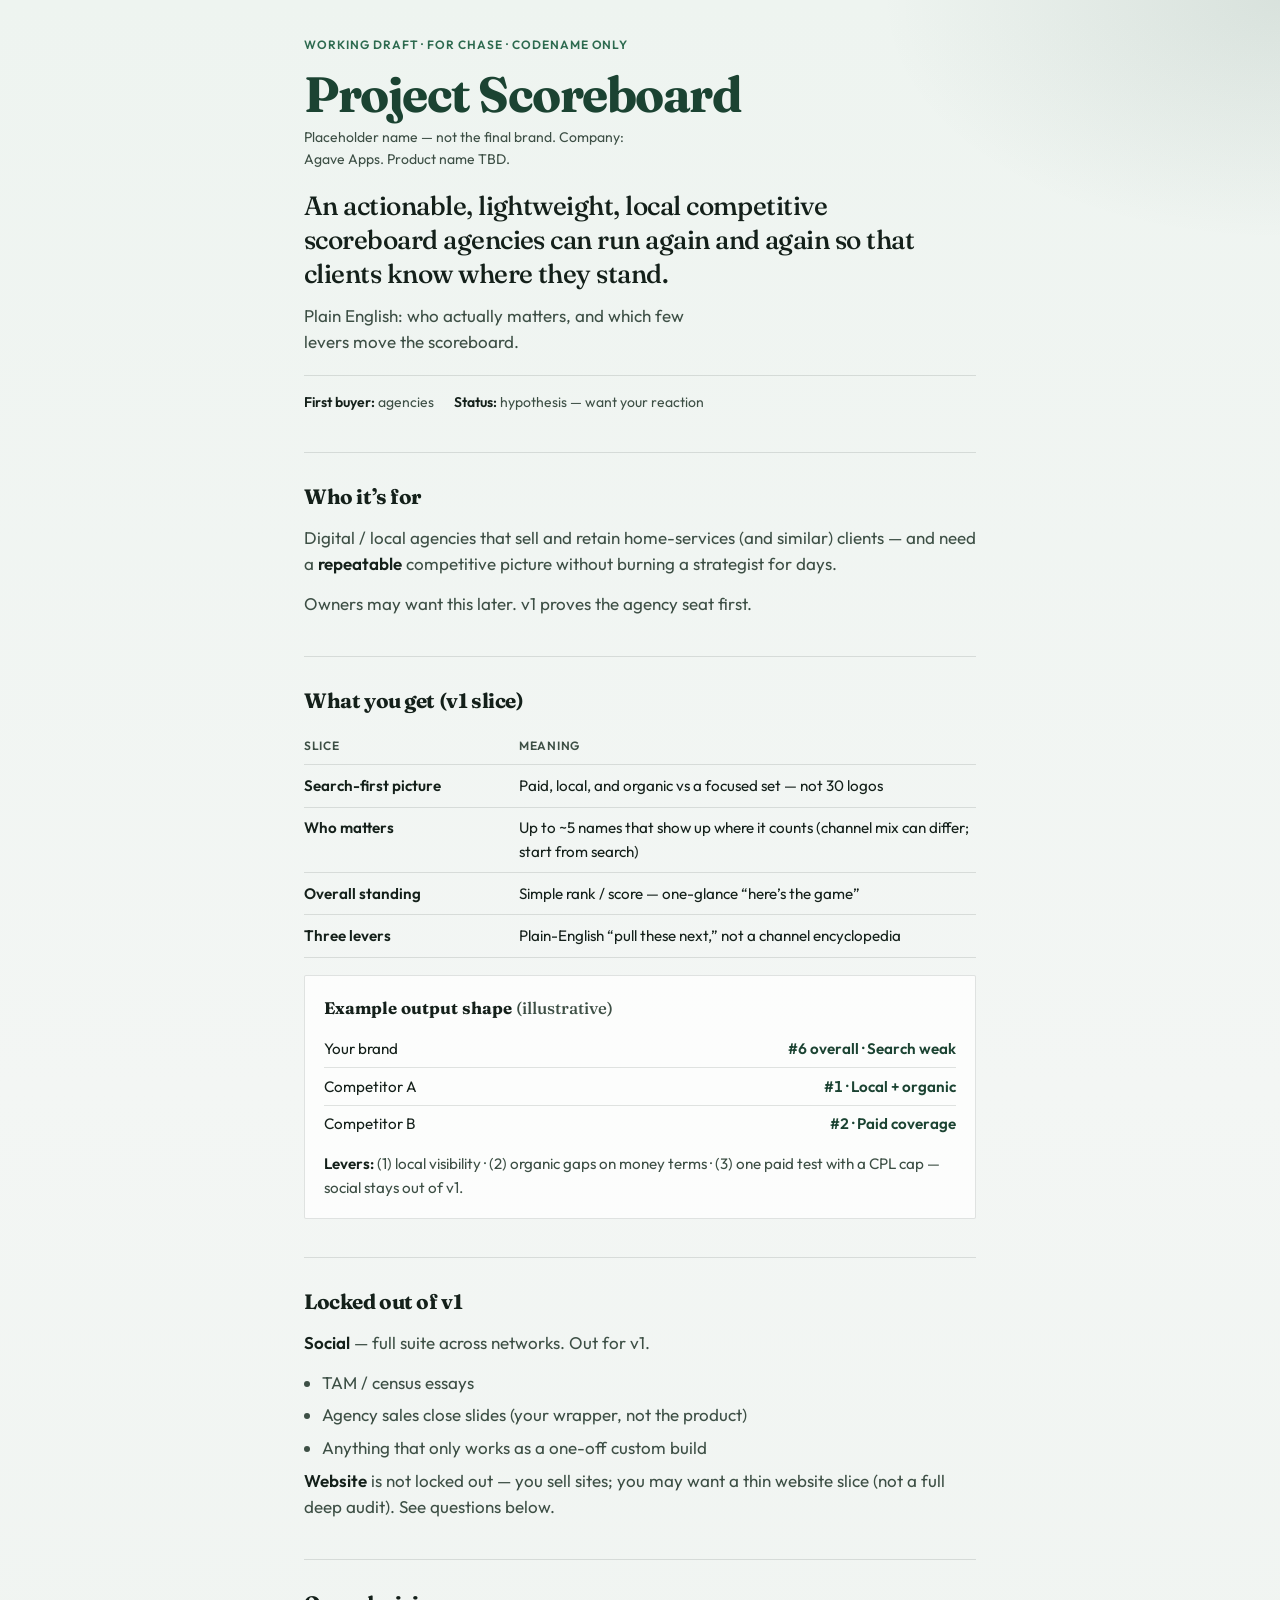
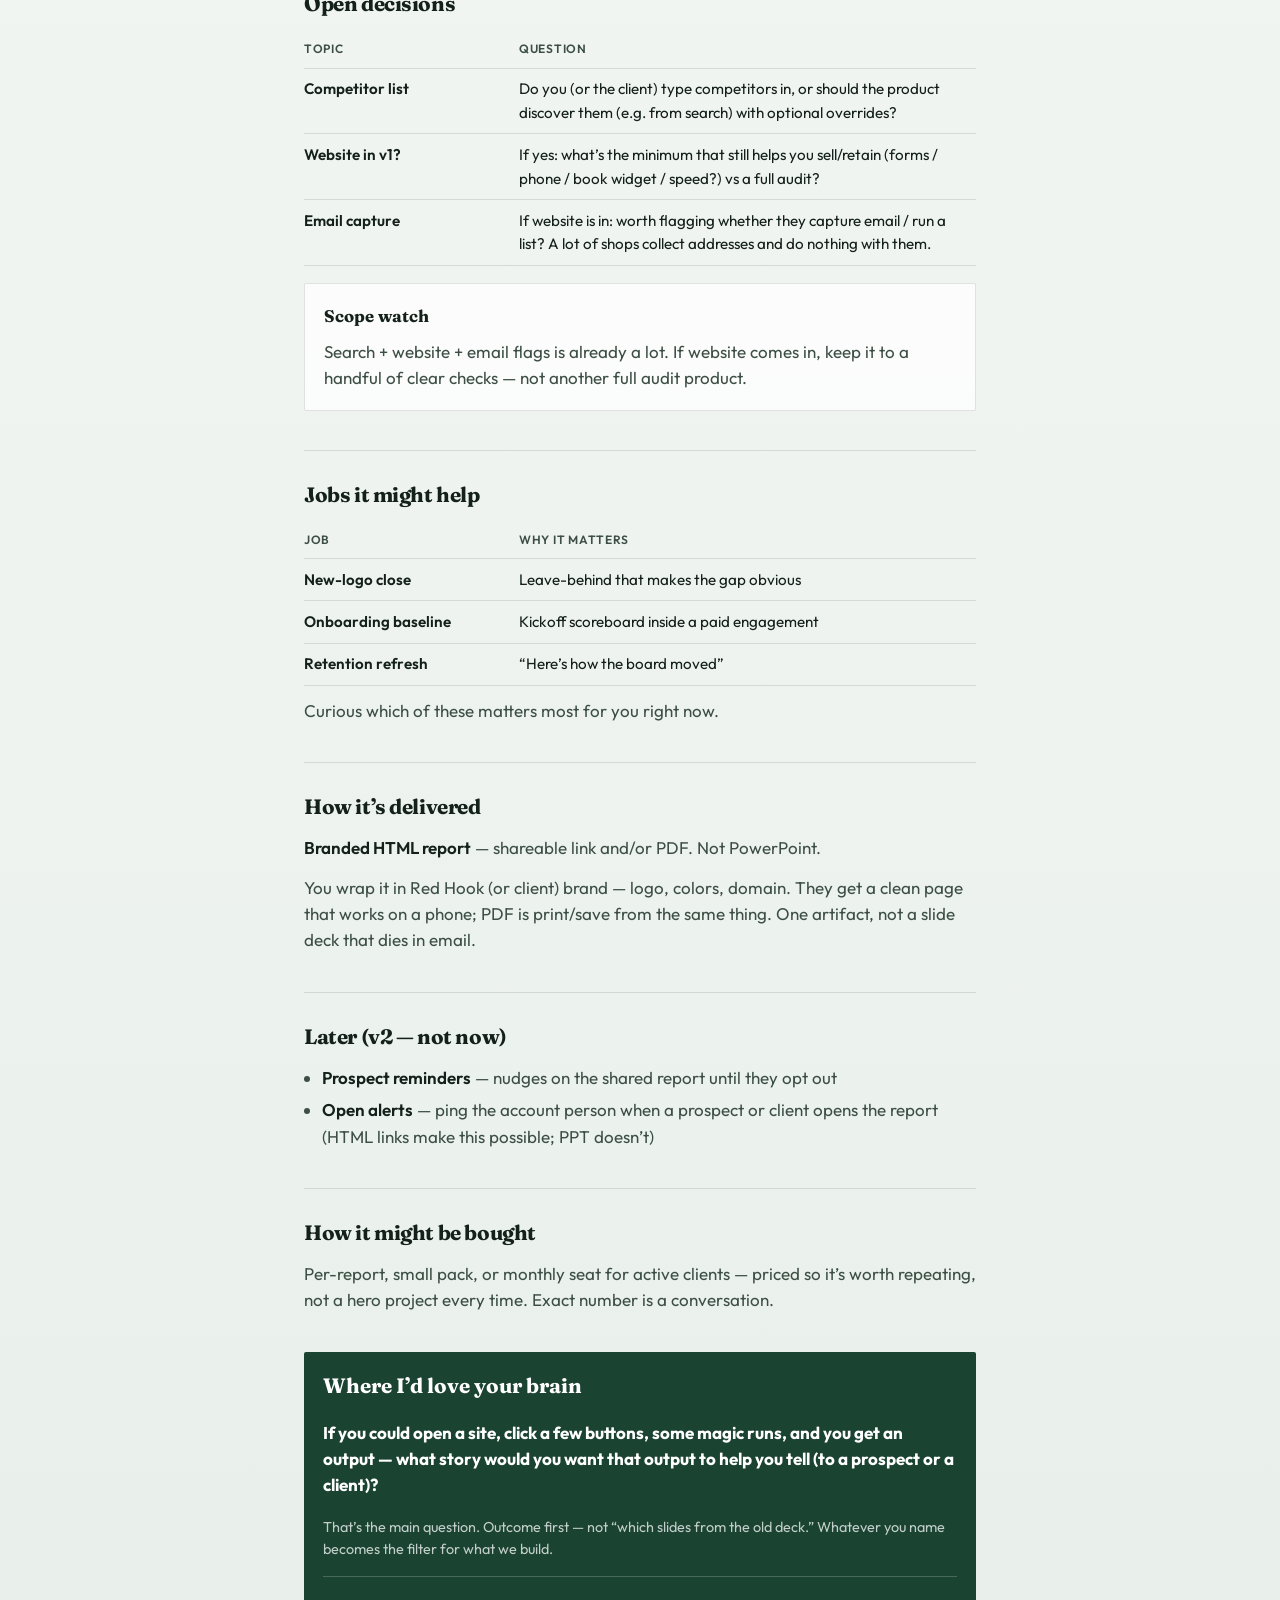
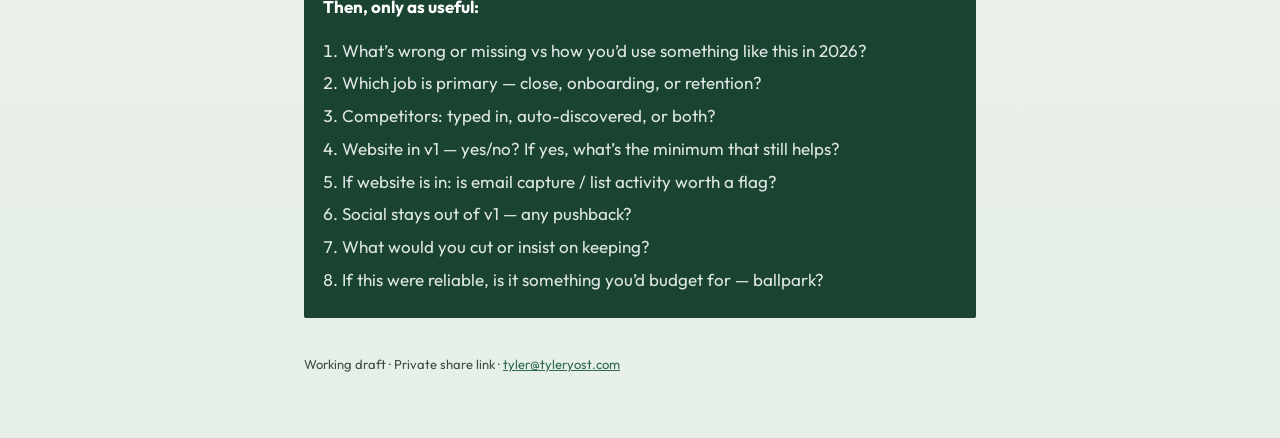
<file: agave/rhm/scoreboard/v1/index.html>
<!DOCTYPE html>
<html lang="en">
  <head>
    <meta charset="utf-8" />
    <meta name="viewport" content="width=device-width, initial-scale=1" />
    <title>Project Scoreboard — working draft for Chase</title>
    <meta name="robots" content="noindex, nofollow" />
    <link rel="canonical" href="https://sharonoak.com/agave/rhm/scoreboard/v1/" />
    <meta
      name="description"
      content="An actionable, lightweight local competitive scoreboard agencies can run again and again so clients know where they stand."
    />
    <link rel="preconnect" href="https://fonts.googleapis.com" />
    <link rel="preconnect" href="https://fonts.gstatic.com" crossorigin />
    <link
      href="https://fonts.googleapis.com/css2?family=Fraunces:opsz,wght@9..144,500;9..144,700&family=Outfit:wght@400;500;600&display=swap"
      rel="stylesheet"
    />
    <style>
      :root {
        --ink: #14201a;
        --ink-soft: #3d4f45;
        --agave: #1b4332;
        --agave-mid: #2d6a4f;
        --paper: #f3f6f4;
        --line: rgba(20, 32, 26, 0.12);
        --white: rgba(255, 255, 255, 0.72);
      }

      * {
        box-sizing: border-box;
      }

      body {
        margin: 0;
        color: var(--ink);
        font-family: Outfit, sans-serif;
        font-size: 1.0625rem;
        line-height: 1.55;
        background:
          radial-gradient(1100px 520px at 8% -8%, rgba(82, 183, 136, 0.2), transparent 55%),
          radial-gradient(800px 480px at 100% 0%, rgba(27, 67, 50, 0.1), transparent 50%),
          linear-gradient(180deg, #eef4f0 0%, var(--paper) 30%, #e7efe9 100%);
        min-height: 100vh;
      }

      .wrap {
        width: min(100% - 2rem, 42rem);
        margin: 0 auto;
        padding: 2.25rem 0 4rem;
      }

      .eyebrow {
        font-size: 0.75rem;
        font-weight: 600;
        letter-spacing: 0.08em;
        text-transform: uppercase;
        color: var(--agave-mid);
        margin: 0 0 0.85rem;
      }

      .brand {
        font-family: Fraunces, serif;
        font-weight: 700;
        font-size: clamp(2.2rem, 6.5vw, 3.1rem);
        letter-spacing: -0.03em;
        line-height: 1.05;
        color: var(--agave);
        margin: 0 0 0.45rem;
      }

      .name-note {
        margin: 0 0 1.15rem;
        font-size: 0.875rem;
        color: var(--ink-soft);
        max-width: 40ch;
      }

      h1 {
        font-family: Fraunces, serif;
        font-weight: 500;
        font-size: clamp(1.3rem, 3.5vw, 1.65rem);
        line-height: 1.28;
        letter-spacing: -0.02em;
        margin: 0 0 0.75rem;
        max-width: 36ch;
      }

      .lede {
        margin: 0 0 1.25rem;
        color: var(--ink-soft);
        max-width: 38ch;
      }

      .meta {
        display: flex;
        flex-wrap: wrap;
        gap: 0.5rem 1.25rem;
        padding: 1rem 0 0;
        border-top: 1px solid var(--line);
        font-size: 0.875rem;
        color: var(--ink-soft);
      }

      .meta strong {
        color: var(--ink);
        font-weight: 600;
      }

      section {
        margin-top: 2.4rem;
        padding-top: 1.75rem;
        border-top: 1px solid var(--line);
      }

      section h2 {
        font-family: Fraunces, serif;
        font-size: 1.3rem;
        font-weight: 700;
        margin: 0 0 0.7rem;
        letter-spacing: -0.02em;
      }

      section p {
        margin: 0 0 0.85rem;
        color: var(--ink-soft);
      }

      section p:last-child {
        margin-bottom: 0;
      }

      section p strong,
      li strong {
        color: var(--ink);
        font-weight: 600;
      }

      ol,
      ul {
        margin: 0.35rem 0 0;
        padding-left: 1.15rem;
        color: var(--ink-soft);
      }

      li {
        margin: 0.4rem 0;
      }

      .sample,
      .note,
      .ask {
        margin-top: 1.1rem;
        padding: 1.15rem 1.2rem;
        border-radius: 2px;
      }

      .sample,
      .note {
        background: var(--white);
        border: 1px solid var(--line);
      }

      .sample h3,
      .note h3 {
        margin: 0 0 0.65rem;
        font-family: Fraunces, serif;
        font-size: 1.05rem;
        font-weight: 700;
      }

      .scoreline {
        display: flex;
        justify-content: space-between;
        gap: 1rem;
        padding: 0.4rem 0;
        border-bottom: 1px solid var(--line);
        font-size: 0.95rem;
      }

      .scoreline:last-of-type {
        border-bottom: none;
        margin-bottom: 0.65rem;
      }

      .rank {
        font-variant-numeric: tabular-nums;
        font-weight: 600;
        color: var(--agave);
        text-align: right;
      }

      table {
        width: 100%;
        border-collapse: collapse;
        font-size: 0.95rem;
        margin: 0.5rem 0 0.75rem;
      }

      th,
      td {
        text-align: left;
        vertical-align: top;
        padding: 0.55rem 0.4rem 0.55rem 0;
        border-bottom: 1px solid var(--line);
      }

      th {
        font-size: 0.75rem;
        text-transform: uppercase;
        letter-spacing: 0.06em;
        color: var(--ink-soft);
        font-weight: 600;
      }

      td:first-child {
        font-weight: 600;
        color: var(--ink);
        width: 32%;
        padding-right: 0.75rem;
      }

      .ask {
        background: var(--agave);
        color: #f4faf7;
        margin-top: 2.4rem;
      }

      .ask h2 {
        font-family: Fraunces, serif;
        margin: 0 0 0.75rem;
        font-size: 1.3rem;
        color: #fff;
      }

      .ask p,
      .ask li {
        color: rgba(244, 250, 247, 0.9);
      }

      .ask strong {
        color: #fff;
      }

      .ask .sub {
        font-size: 0.9rem;
        opacity: 0.85;
      }

      .ask hr {
        border: none;
        border-top: 1px solid rgba(244, 250, 247, 0.2);
        margin: 1rem 0;
      }

      footer {
        margin-top: 2.25rem;
        font-size: 0.8125rem;
        color: var(--ink-soft);
      }

      footer a {
        color: var(--agave-mid);
      }

      @media print {
        body {
          background: #fff;
        }
        .ask {
          break-inside: avoid;
          -webkit-print-color-adjust: exact;
          print-color-adjust: exact;
        }
      }
    </style>
  </head>
  <body>
    <div class="wrap">
      <p class="eyebrow">Working draft · For Chase · Codename only</p>
      <p class="brand">Project Scoreboard</p>
      <p class="name-note">
        Placeholder name — not the final brand. Company: Agave Apps. Product name TBD.
      </p>
      <h1>
        An actionable, lightweight, local competitive scoreboard agencies can run again and again
        so that clients know where they stand.
      </h1>
      <p class="lede">
        Plain English: who actually matters, and which few levers move the scoreboard.
      </p>
      <div class="meta">
        <span><strong>First buyer:</strong> agencies</span>
        <span><strong>Status:</strong> hypothesis — want your reaction</span>
      </div>

      <section>
        <h2>Who it’s for</h2>
        <p>
          Digital / local agencies that sell and retain home-services (and similar) clients — and need a
          <strong>repeatable</strong> competitive picture without burning a strategist for days.
        </p>
        <p>Owners may want this later. v1 proves the agency seat first.</p>
      </section>

      <section>
        <h2>What you get (v1 slice)</h2>
        <table>
          <thead>
            <tr>
              <th>Slice</th>
              <th>Meaning</th>
            </tr>
          </thead>
          <tbody>
            <tr>
              <td>Search-first picture</td>
              <td>Paid, local, and organic vs a focused set — not 30 logos</td>
            </tr>
            <tr>
              <td>Who matters</td>
              <td>
                Up to ~5 names that show up where it counts (channel mix can differ; start from search)
              </td>
            </tr>
            <tr>
              <td>Overall standing</td>
              <td>Simple rank / score — one-glance “here’s the game”</td>
            </tr>
            <tr>
              <td>Three levers</td>
              <td>Plain-English “pull these next,” not a channel encyclopedia</td>
            </tr>
          </tbody>
        </table>

        <div class="sample">
          <h3>Example output shape <span style="font-weight:500;color:var(--ink-soft)">(illustrative)</span></h3>
          <div class="scoreline">
            <span>Your brand</span>
            <span class="rank">#6 overall · Search weak</span>
          </div>
          <div class="scoreline">
            <span>Competitor A</span>
            <span class="rank">#1 · Local + organic</span>
          </div>
          <div class="scoreline">
            <span>Competitor B</span>
            <span class="rank">#2 · Paid coverage</span>
          </div>
          <p style="margin: 0; font-size: 0.95rem">
            <strong>Levers:</strong> (1) local visibility · (2) organic gaps on money terms · (3) one
            paid test with a CPL cap — social stays out of v1.
          </p>
        </div>
      </section>

      <section>
        <h2>Locked out of v1</h2>
        <p><strong>Social</strong> — full suite across networks. Out for v1.</p>
        <ul>
          <li>TAM / census essays</li>
          <li>Agency sales close slides (your wrapper, not the product)</li>
          <li>Anything that only works as a one-off custom build</li>
        </ul>
        <p>
          <strong>Website</strong> is not locked out — you sell sites; you may want a thin website
          slice (not a full deep audit). See questions below.
        </p>
      </section>

      <section>
        <h2>Open decisions</h2>
        <table>
          <thead>
            <tr>
              <th>Topic</th>
              <th>Question</th>
            </tr>
          </thead>
          <tbody>
            <tr>
              <td>Competitor list</td>
              <td>
                Do you (or the client) type competitors in, or should the product discover them
                (e.g. from search) with optional overrides?
              </td>
            </tr>
            <tr>
              <td>Website in v1?</td>
              <td>
                If yes: what’s the minimum that still helps you sell/retain (forms / phone / book
                widget / speed?) vs a full audit?
              </td>
            </tr>
            <tr>
              <td>Email capture</td>
              <td>
                If website is in: worth flagging whether they capture email / run a list? A lot of
                shops collect addresses and do nothing with them.
              </td>
            </tr>
          </tbody>
        </table>
        <div class="note">
          <h3>Scope watch</h3>
          <p style="margin: 0">
            Search + website + email flags is already a lot. If website comes in, keep it to a
            handful of clear checks — not another full audit product.
          </p>
        </div>
      </section>

      <section>
        <h2>Jobs it might help</h2>
        <table>
          <thead>
            <tr>
              <th>Job</th>
              <th>Why it matters</th>
            </tr>
          </thead>
          <tbody>
            <tr>
              <td>New-logo close</td>
              <td>Leave-behind that makes the gap obvious</td>
            </tr>
            <tr>
              <td>Onboarding baseline</td>
              <td>Kickoff scoreboard inside a paid engagement</td>
            </tr>
            <tr>
              <td>Retention refresh</td>
              <td>“Here’s how the board moved”</td>
            </tr>
          </tbody>
        </table>
        <p>Curious which of these matters most for you right now.</p>
      </section>

      <section>
        <h2>How it’s delivered</h2>
        <p>
          <strong>Branded HTML report</strong> — shareable link and/or PDF. Not PowerPoint.
        </p>
        <p>
          You wrap it in Red Hook (or client) brand — logo, colors, domain. They get a clean page
          that works on a phone; PDF is print/save from the same thing. One artifact, not a slide
          deck that dies in email.
        </p>
      </section>

      <section>
        <h2>Later (v2 — not now)</h2>
        <ul>
          <li>
            <strong>Prospect reminders</strong> — nudges on the shared report until they opt out
          </li>
          <li>
            <strong>Open alerts</strong> — ping the account person when a prospect or client opens
            the report (HTML links make this possible; PPT doesn’t)
          </li>
        </ul>
      </section>

      <section>
        <h2>How it might be bought</h2>
        <p>
          Per-report, small pack, or monthly seat for active clients — priced so it’s worth
          repeating, not a hero project every time. Exact number is a conversation.
        </p>
      </section>

      <div class="ask">
        <h2>Where I’d love your brain</h2>
        <p>
          <strong
            >If you could open a site, click a few buttons, some magic runs, and you get an
            output — what story would you want that output to help you tell (to a prospect or a
            client)?</strong
          >
        </p>
        <p class="sub">
          That’s the main question. Outcome first — not “which slides from the old deck.” Whatever
          you name becomes the filter for what we build.
        </p>
        <hr />
        <p><strong>Then, only as useful:</strong></p>
        <ol>
          <li>What’s wrong or missing vs how you’d use something like this in 2026?</li>
          <li>Which job is primary — close, onboarding, or retention?</li>
          <li>Competitors: typed in, auto-discovered, or both?</li>
          <li>Website in v1 — yes/no? If yes, what’s the minimum that still helps?</li>
          <li>If website is in: is email capture / list activity worth a flag?</li>
          <li>Social stays out of v1 — any pushback?</li>
          <li>What would you cut or insist on keeping?</li>
          <li>If this were reliable, is it something you’d budget for — ballpark?</li>
        </ol>
      </div>

      <footer>
        Working draft · Private share link ·
        <a href="mailto:tyler@tyleryost.com?subject=Project%20Scoreboard%20feedback">tyler@tyleryost.com</a>
      </footer>
    </div>
  </body>
</html>
</file>
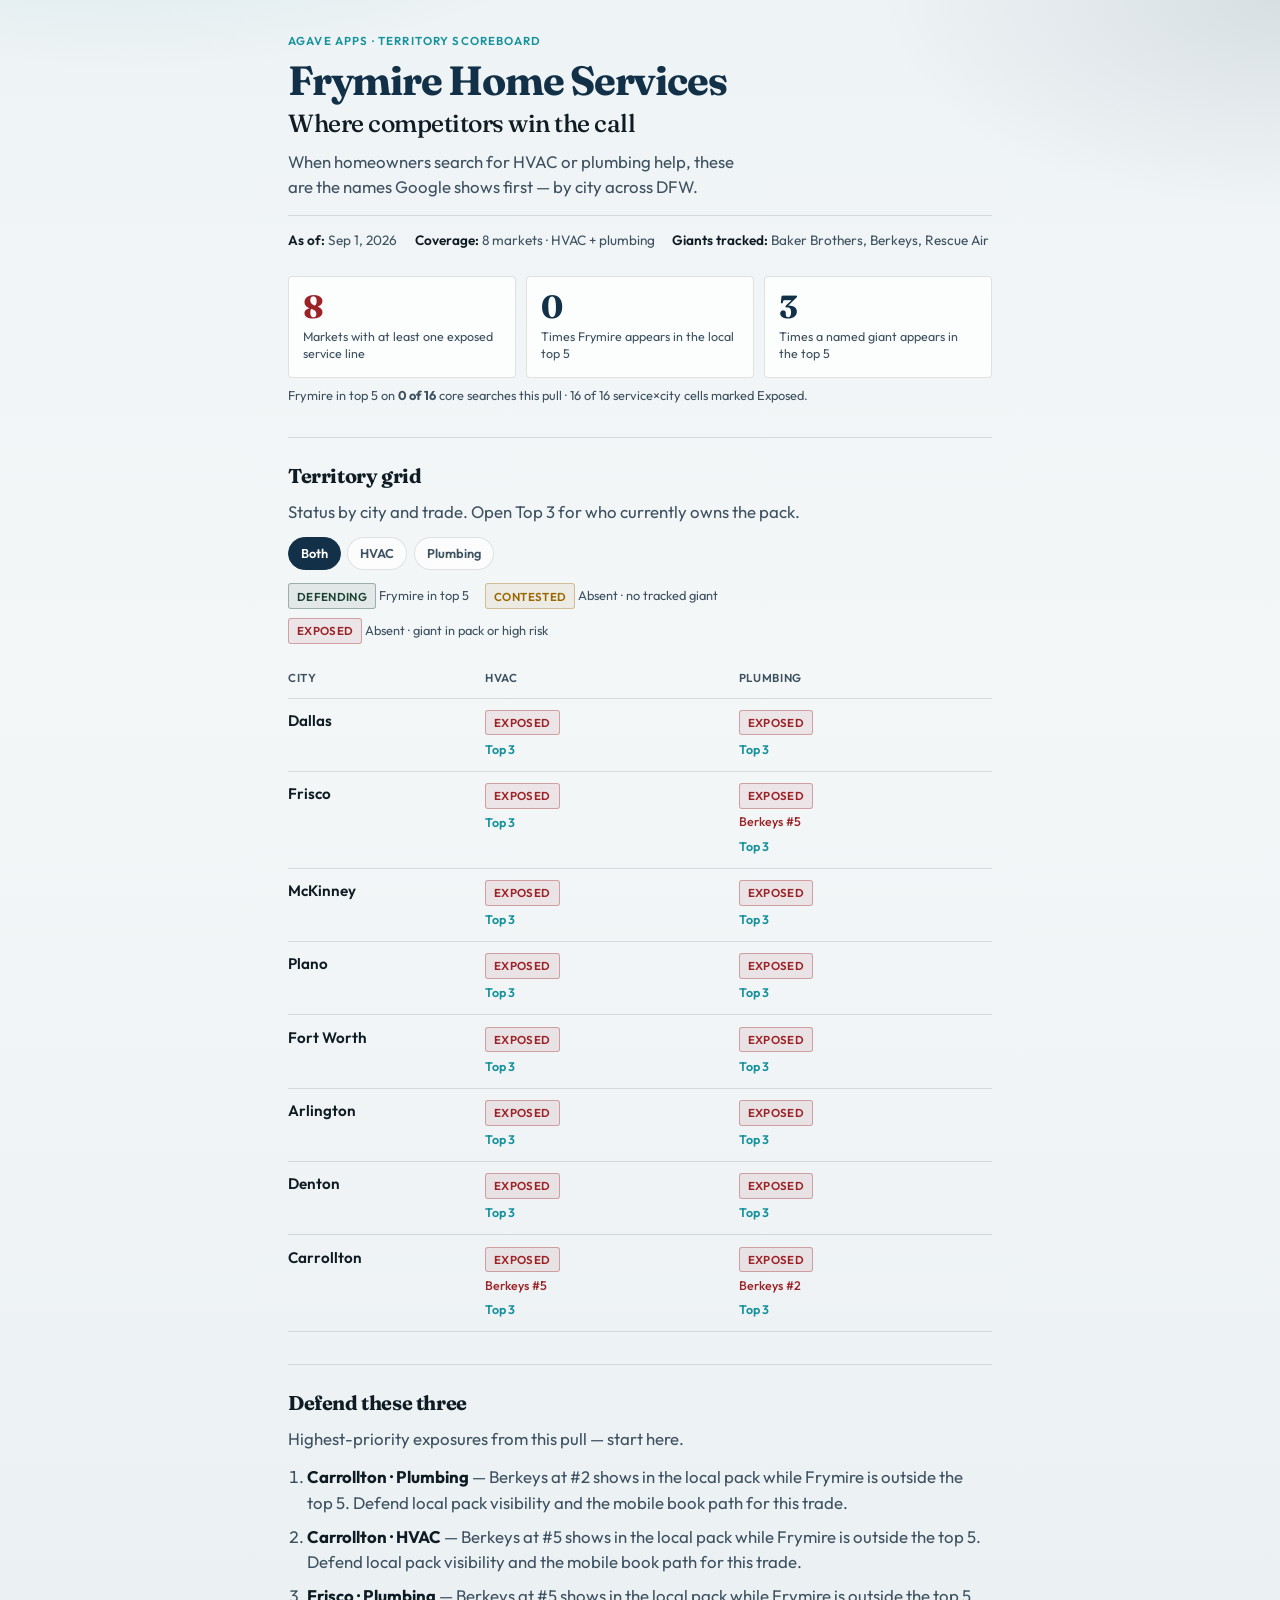
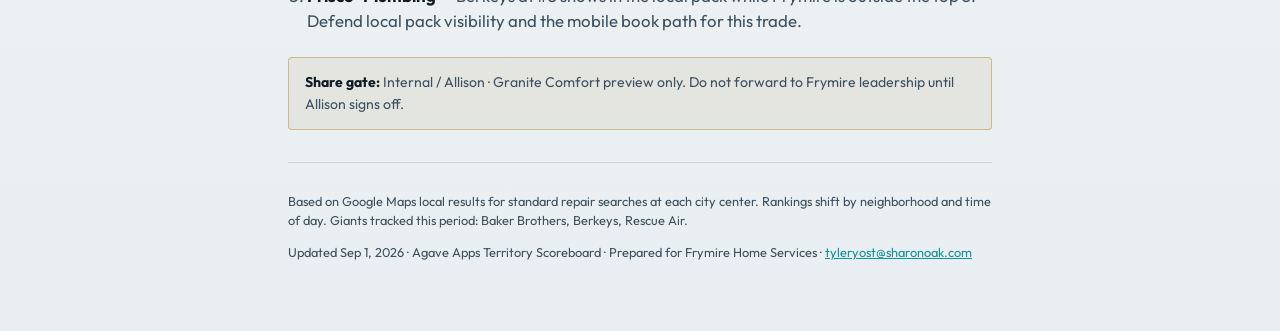
<file: agave/frymire/scoreboard/v1/report/index.html>
<!DOCTYPE html>
<html lang="en">
  <head>
    <meta charset="utf-8" />
    <meta name="viewport" content="width=device-width, initial-scale=1" />
    <title>Territory Scoreboard — Frymire Home Services</title>
    <meta name="robots" content="noindex, nofollow" />
    <link rel="canonical" href="https://sharonoak.com/agave/frymire/scoreboard/v1/report/" />
    <meta
      name="description"
      content="Agave Apps Territory Scoreboard for Frymire Home Services — where competitors win the call across DFW HVAC and plumbing."
    />
    <link rel="preconnect" href="https://fonts.googleapis.com" />
    <link rel="preconnect" href="https://fonts.gstatic.com" crossorigin />
    <link
      href="https://fonts.googleapis.com/css2?family=Fraunces:opsz,wght@9..144,500;9..144,700&family=Outfit:wght@400;500;600&display=swap"
      rel="stylesheet"
    />
    <style>
      :root {
        --ink: #0f1c24;
        --ink-soft: #3d5160;
        --navy: #123047;
        --teal: #0d7377;
        --teal-mid: #14919b;
        --paper: #f4f7f8;
        --line: rgba(15, 28, 36, 0.12);
        --exposed: #9b2226;
        --contested: #9a6700;
        --defending: #1b4332;
      }
      * { box-sizing: border-box; }
      body {
        margin: 0;
        color: var(--ink);
        font-family: Outfit, sans-serif;
        font-size: 1.05rem;
        line-height: 1.5;
        background:
          radial-gradient(1000px 480px at 10% -10%, rgba(20, 145, 155, 0.16), transparent 55%),
          radial-gradient(800px 420px at 100% 0%, rgba(18, 48, 71, 0.1), transparent 50%),
          linear-gradient(180deg, #eef3f5 0%, var(--paper) 35%, #e8eef1 100%);
        min-height: 100vh;
      }
      .wrap {
        width: min(100% - 2rem, 44rem);
        margin: 0 auto;
        padding: 2rem 0 3.5rem;
      }
      .product {
        font-size: 0.72rem;
        font-weight: 600;
        letter-spacing: 0.1em;
        text-transform: uppercase;
        color: var(--teal-mid);
        margin: 0 0 0.55rem;
      }
      .client {
        font-family: Fraunces, serif;
        font-weight: 700;
        font-size: clamp(1.85rem, 5.5vw, 2.55rem);
        letter-spacing: -0.03em;
        line-height: 1.08;
        color: var(--navy);
        margin: 0 0 0.35rem;
      }
      h1 {
        font-family: Fraunces, serif;
        font-weight: 500;
        font-size: clamp(1.25rem, 3.4vw, 1.55rem);
        line-height: 1.25;
        letter-spacing: -0.02em;
        margin: 0 0 0.65rem;
        max-width: 28ch;
      }
      .lede {
        margin: 0 0 1rem;
        color: var(--ink-soft);
        max-width: 42ch;
      }
      .meta {
        display: flex;
        flex-wrap: wrap;
        gap: 0.4rem 1.1rem;
        padding: 0.85rem 0 0;
        border-top: 1px solid var(--line);
        font-size: 0.85rem;
        color: var(--ink-soft);
      }
      .meta strong { color: var(--ink); font-weight: 600; }
      .stats {
        display: grid;
        grid-template-columns: repeat(3, 1fr);
        gap: 0.65rem;
        margin: 1.6rem 0 0.5rem;
      }
      .stat {
        background: rgba(255, 255, 255, 0.78);
        border: 1px solid var(--line);
        border-radius: 4px;
        padding: 0.9rem 0.85rem;
      }
      .stat .num {
        font-family: Fraunces, serif;
        font-size: clamp(1.6rem, 5vw, 2rem);
        font-weight: 700;
        color: var(--navy);
        line-height: 1;
        margin: 0 0 0.35rem;
      }
      .stat .num.alert { color: var(--exposed); }
      .stat .label {
        font-size: 0.78rem;
        color: var(--ink-soft);
        margin: 0;
        line-height: 1.35;
      }
      .footnote {
        font-size: 0.8rem;
        color: var(--ink-soft);
        margin: 0.35rem 0 0;
      }
      section {
        margin-top: 2rem;
        padding-top: 1.4rem;
        border-top: 1px solid var(--line);
      }
      section h2 {
        font-family: Fraunces, serif;
        font-size: 1.25rem;
        font-weight: 700;
        margin: 0 0 0.55rem;
        letter-spacing: -0.02em;
      }
      section > p { margin: 0 0 0.8rem; color: var(--ink-soft); }
      .filters {
        display: flex;
        flex-wrap: wrap;
        gap: 0.4rem;
        margin: 0 0 0.85rem;
      }
      .filters button {
        font: inherit;
        font-size: 0.8rem;
        font-weight: 600;
        border: 1px solid var(--line);
        background: rgba(255, 255, 255, 0.7);
        color: var(--ink-soft);
        border-radius: 999px;
        padding: 0.35rem 0.75rem;
        cursor: pointer;
      }
      .filters button[aria-pressed="true"] {
        background: var(--navy);
        border-color: var(--navy);
        color: #fff;
      }
      .legend {
        display: flex;
        flex-wrap: wrap;
        gap: 0.55rem 1rem;
        font-size: 0.8rem;
        color: var(--ink-soft);
        margin: 0 0 0.9rem;
      }
      table.grid {
        width: 100%;
        border-collapse: collapse;
        font-size: 0.95rem;
      }
      table.grid th,
      table.grid td {
        text-align: left;
        vertical-align: top;
        padding: 0.7rem 0.4rem 0.7rem 0;
        border-bottom: 1px solid var(--line);
      }
      table.grid th {
        font-size: 0.72rem;
        text-transform: uppercase;
        letter-spacing: 0.06em;
        color: var(--ink-soft);
        font-weight: 600;
      }
      .market-name {
        font-weight: 600;
        color: var(--ink);
        width: 28%;
        padding-right: 0.6rem;
      }
      body.filter-hvac .cell-plumbing,
      body.filter-plumbing .cell-hvac { display: none; }
      body.filter-hvac th.col-plumbing,
      body.filter-plumbing th.col-hvac { display: none; }
      .chip {
        display: inline-block;
        font-size: 0.72rem;
        font-weight: 600;
        letter-spacing: 0.03em;
        text-transform: uppercase;
        padding: 0.2rem 0.5rem;
        border-radius: 3px;
        border: 1px solid transparent;
      }
      .chip-exposed {
        color: var(--exposed);
        border-color: rgba(155, 34, 38, 0.35);
        background: rgba(155, 34, 38, 0.08);
      }
      .chip-contested {
        color: var(--contested);
        border-color: rgba(154, 103, 0, 0.35);
        background: rgba(154, 103, 0, 0.08);
      }
      .chip-defending {
        color: var(--defending);
        border-color: rgba(27, 67, 50, 0.35);
        background: rgba(27, 67, 50, 0.08);
      }
      .giant-note {
        margin: 0.3rem 0 0;
        font-size: 0.78rem;
        color: var(--exposed);
        font-weight: 500;
      }
      details { margin-top: 0.35rem; }
      details summary {
        cursor: pointer;
        font-size: 0.78rem;
        color: var(--teal-mid);
        font-weight: 600;
        list-style: none;
      }
      details summary::-webkit-details-marker { display: none; }
      ul.leaders {
        margin: 0.35rem 0 0;
        padding-left: 1rem;
        font-size: 0.82rem;
        color: var(--ink-soft);
      }
      ul.leaders li { margin: 0.2rem 0; }
      .defend ol {
        margin: 0.4rem 0 0;
        padding-left: 1.2rem;
        color: var(--ink-soft);
      }
      .defend li { margin: 0.55rem 0; }
      .defend strong { color: var(--ink); }
      .gate {
        margin-top: 1.5rem;
        padding: 0.9rem 1rem;
        border-radius: 4px;
        border: 1px solid rgba(154, 103, 0, 0.35);
        background: rgba(154, 103, 0, 0.08);
        font-size: 0.88rem;
        color: var(--ink-soft);
      }
      .gate strong { color: var(--ink); }
      footer {
        margin-top: 2rem;
        padding-top: 1rem;
        border-top: 1px solid var(--line);
        font-size: 0.8rem;
        color: var(--ink-soft);
      }
      footer a { color: var(--teal-mid); }
      @media (max-width: 560px) {
        .stats { grid-template-columns: 1fr; }
        table.grid, table.grid thead, table.grid tbody,
        table.grid th, table.grid td, table.grid tr {
          display: block;
          width: 100%;
        }
        table.grid thead { display: none; }
        table.grid tr {
          padding: 0.85rem 0;
          border-bottom: 1px solid var(--line);
        }
        table.grid td { border: none; padding: 0.25rem 0; }
        .market-name {
          width: 100%;
          font-size: 1.05rem;
          margin-bottom: 0.35rem;
        }
        .cell-hvac::before,
        .cell-plumbing::before {
          display: block;
          font-size: 0.7rem;
          text-transform: uppercase;
          letter-spacing: 0.06em;
          color: var(--ink-soft);
          margin-bottom: 0.2rem;
        }
        .cell-hvac::before { content: "HVAC"; }
        .cell-plumbing::before { content: "Plumbing"; }
      }
      @media print {
        body { background: #fff; }
        .filters { display: none; }
        .gate { break-inside: avoid; }
        .chip {
          -webkit-print-color-adjust: exact;
          print-color-adjust: exact;
        }
      }
    </style>
  </head>
  <body>
    <div class="wrap">
      <p class="product">Agave Apps · Territory Scoreboard</p>
      <p class="client">Frymire Home Services</p>
      <h1>Where competitors win the call</h1>
      <p class="lede">
        When homeowners search for HVAC or plumbing help, these are the names Google shows first —
        by city across DFW.
      </p>
      <div class="meta">
        <span><strong>As of:</strong> Sep 1, 2026</span>
        <span><strong>Coverage:</strong> 8 markets · HVAC + plumbing</span>
        <span><strong>Giants tracked:</strong> Baker Brothers, Berkeys, Rescue Air</span>
      </div>

      <div class="stats" aria-label="Summary">
        <div class="stat">
          <p class="num alert">8</p>
          <p class="label">Markets with at least one exposed service line</p>
        </div>
        <div class="stat">
          <p class="num">0</p>
          <p class="label">Times Frymire appears in the local top 5</p>
        </div>
        <div class="stat">
          <p class="num">3</p>
          <p class="label">Times a named giant appears in the top 5</p>
        </div>
      </div>
      <p class="footnote">
        Frymire in top 5 on <strong>0 of 16</strong> core searches this pull ·
        16 of 16 service×city cells marked Exposed.
      </p>

      <section>
        <h2>Territory grid</h2>
        <p>Status by city and trade. Open Top 3 for who currently owns the pack.</p>
        <div class="filters" role="group" aria-label="Service filter">
          <button type="button" data-filter="both" aria-pressed="true">Both</button>
          <button type="button" data-filter="hvac" aria-pressed="false">HVAC</button>
          <button type="button" data-filter="plumbing" aria-pressed="false">Plumbing</button>
        </div>
        <div class="legend">
          <span><span class="chip chip-defending">Defending</span> Frymire in top 5</span>
          <span><span class="chip chip-contested">Contested</span> Absent · no tracked giant</span>
          <span><span class="chip chip-exposed">Exposed</span> Absent · giant in pack or high risk</span>
        </div>
        <table class="grid">
          <thead>
            <tr>
              <th>City</th>
              <th class="col-hvac">HVAC</th>
              <th class="col-plumbing">Plumbing</th>
            </tr>
          </thead>
          <tbody>
            <tr>
              <td class="market-name">Dallas</td>
              <td class="cell cell-hvac">
                <span class="chip chip-exposed">Exposed</span>
                
                <details>
                  <summary>Top 3</summary>
                  <ul class="leaders"><li><strong>#1</strong> Heating &amp; Air Conditioning Dallas City</li>
<li><strong>#2</strong> Berry Best Cooling &amp; Heating</li>
<li><strong>#3</strong> Alpha Heating &amp; Cooling Llc.</li></ul>
                </details>
              </td>
              <td class="cell cell-plumbing">
                <span class="chip chip-exposed">Exposed</span>
                
                <details>
                  <summary>Top 3</summary>
                  <ul class="leaders"><li><strong>#1</strong> Roto-Rooter Plumbing &amp; Water Cleanup</li>
<li><strong>#2</strong> Public Service Plumbers</li>
<li><strong>#3</strong> Anchor Plumbing Company</li></ul>
                </details>
              </td>
            </tr>
<tr>
              <td class="market-name">Frisco</td>
              <td class="cell cell-hvac">
                <span class="chip chip-exposed">Exposed</span>
                
                <details>
                  <summary>Top 3</summary>
                  <ul class="leaders"><li><strong>#1</strong> Choice Air Care</li>
<li><strong>#2</strong> Varsity Zone HVAC of Frisco</li>
<li><strong>#3</strong> Frisco AC Repair Services</li></ul>
                </details>
              </td>
              <td class="cell cell-plumbing">
                <span class="chip chip-exposed">Exposed</span>
                <p class="giant-note">Berkeys #5</p>
                <details>
                  <summary>Top 3</summary>
                  <ul class="leaders"><li><strong>#1</strong> Legacy Plumbing</li>
<li><strong>#2</strong> Lex&#x27;s Plumbing</li>
<li><strong>#3</strong> VIP PLUMBING EXPERTS LLC</li></ul>
                </details>
              </td>
            </tr>
<tr>
              <td class="market-name">McKinney</td>
              <td class="cell cell-hvac">
                <span class="chip chip-exposed">Exposed</span>
                
                <details>
                  <summary>Top 3</summary>
                  <ul class="leaders"><li><strong>#1</strong> Bill Joplin&#x27;s Air Conditioning &amp; Heating</li>
<li><strong>#2</strong> Burnside Air Conditioning, Heating &amp; Plumbing</li>
<li><strong>#3</strong> Airview AC &amp; Heating Repair</li></ul>
                </details>
              </td>
              <td class="cell cell-plumbing">
                <span class="chip chip-exposed">Exposed</span>
                
                <details>
                  <summary>Top 3</summary>
                  <ul class="leaders"><li><strong>#1</strong> Bewley Plumbing, LLC</li>
<li><strong>#2</strong> JMP Plumbing Services</li>
<li><strong>#3</strong> Roto-Rooter Plumbing &amp; Water Cleanup</li></ul>
                </details>
              </td>
            </tr>
<tr>
              <td class="market-name">Plano</td>
              <td class="cell cell-hvac">
                <span class="chip chip-exposed">Exposed</span>
                
                <details>
                  <summary>Top 3</summary>
                  <ul class="leaders"><li><strong>#1</strong> Samm&#x27;s Heating and Air Conditioning</li>
<li><strong>#2</strong> Efficient Home Solutions Heating &amp; Air of Plano</li>
<li><strong>#3</strong> All City</li></ul>
                </details>
              </td>
              <td class="cell cell-plumbing">
                <span class="chip chip-exposed">Exposed</span>
                
                <details>
                  <summary>Top 3</summary>
                  <ul class="leaders"><li><strong>#1</strong> DNA Plumbing Heating and Air</li>
<li><strong>#2</strong> Staggs Plumbing</li>
<li><strong>#3</strong> Classic Plumbing</li></ul>
                </details>
              </td>
            </tr>
<tr>
              <td class="market-name">Fort Worth</td>
              <td class="cell cell-hvac">
                <span class="chip chip-exposed">Exposed</span>
                
                <details>
                  <summary>Top 3</summary>
                  <ul class="leaders"><li><strong>#1</strong> Fix My Air DFW AC Repair Fort Worth</li>
<li><strong>#2</strong> Pure Fort Worth AC Repair</li>
<li><strong>#3</strong> HVAC AC Repair Hardware</li></ul>
                </details>
              </td>
              <td class="cell cell-plumbing">
                <span class="chip chip-exposed">Exposed</span>
                
                <details>
                  <summary>Top 3</summary>
                  <ul class="leaders"><li><strong>#1</strong> Benjamin Franklin Plumbing, Water Heaters, &amp; Drain Cleaning</li>
<li><strong>#2</strong> Mr. Rooter Plumbing of Fort Worth</li>
<li><strong>#3</strong> Rick&#x27;s Water Heating Repair Fort Worth</li></ul>
                </details>
              </td>
            </tr>
<tr>
              <td class="market-name">Arlington</td>
              <td class="cell cell-hvac">
                <span class="chip chip-exposed">Exposed</span>
                
                <details>
                  <summary>Top 3</summary>
                  <ul class="leaders"><li><strong>#1</strong> Hightower Service, Inc.</li>
<li><strong>#2</strong> Cool Tech Mechanical</li>
<li><strong>#3</strong> Superior AC &amp; Heat</li></ul>
                </details>
              </td>
              <td class="cell cell-plumbing">
                <span class="chip chip-exposed">Exposed</span>
                
                <details>
                  <summary>Top 3</summary>
                  <ul class="leaders"><li><strong>#1</strong> Ernie&#x27;s Plumbing Service, Inc.</li>
<li><strong>#2</strong> Direct Source Plumbing</li>
<li><strong>#3</strong> STALCUP PLUMBING</li></ul>
                </details>
              </td>
            </tr>
<tr>
              <td class="market-name">Denton</td>
              <td class="cell cell-hvac">
                <span class="chip chip-exposed">Exposed</span>
                
                <details>
                  <summary>Top 3</summary>
                  <ul class="leaders"><li><strong>#1</strong> BCI Plumbing, Heating and AC Repair</li>
<li><strong>#2</strong> Elite HVAC Repair Denton</li>
<li><strong>#3</strong> Cogburn&#x27;s Service General dba Cogburn&#x27;s Heating &amp; Air</li></ul>
                </details>
              </td>
              <td class="cell cell-plumbing">
                <span class="chip chip-exposed">Exposed</span>
                
                <details>
                  <summary>Top 3</summary>
                  <ul class="leaders"><li><strong>#1</strong> Brown and Son’s Plumbing</li>
<li><strong>#2</strong> Plumber True Services of Denton, TX</li>
<li><strong>#3</strong> Strittmatter Plumbing, Heating and AC</li></ul>
                </details>
              </td>
            </tr>
<tr>
              <td class="market-name">Carrollton</td>
              <td class="cell cell-hvac">
                <span class="chip chip-exposed">Exposed</span>
                <p class="giant-note">Berkeys #5</p>
                <details>
                  <summary>Top 3</summary>
                  <ul class="leaders"><li><strong>#1</strong> Jade Air, LLC</li>
<li><strong>#2</strong> Eastin Heating and Air</li>
<li><strong>#3</strong> Ellis AC &amp; Furnace Repair</li></ul>
                </details>
              </td>
              <td class="cell cell-plumbing">
                <span class="chip chip-exposed">Exposed</span>
                <p class="giant-note">Berkeys #2</p>
                <details>
                  <summary>Top 3</summary>
                  <ul class="leaders"><li><strong>#1</strong> Accurate Leak and Line - Dallas</li>
<li><strong>#2</strong> Berkeys Plumbing, A/C &amp; Electrical <em>(Berkeys)</em></li>
<li><strong>#3</strong> Anchor Plumbing Company</li></ul>
                </details>
              </td>
            </tr>
          </tbody>
        </table>
      </section>

      <section class="defend">
        <h2>Defend these three</h2>
        <p>Highest-priority exposures from this pull — start here.</p>
        <ol>
          <li><strong>Carrollton · Plumbing</strong> — Berkeys at #2 shows in the local pack while Frymire is outside the top 5. Defend local pack visibility and the mobile book path for this trade.</li>
<li><strong>Carrollton · HVAC</strong> — Berkeys at #5 shows in the local pack while Frymire is outside the top 5. Defend local pack visibility and the mobile book path for this trade.</li>
<li><strong>Frisco · Plumbing</strong> — Berkeys at #5 shows in the local pack while Frymire is outside the top 5. Defend local pack visibility and the mobile book path for this trade.</li>
        </ol>
      </section>

      <div class="gate">
        <strong>Share gate:</strong> Internal / Allison · Granite Comfort preview only.
        Do not forward to Frymire leadership until Allison signs off.
      </div>

      <footer>
        <p>
          Based on Google Maps local results for standard repair searches at each city center.
          Rankings shift by neighborhood and time of day. Giants tracked this period:
          Baker Brothers, Berkeys, Rescue Air.
        </p>
        <p>
          Updated Sep 1, 2026 · Agave Apps Territory Scoreboard ·
          Prepared for Frymire Home Services ·
          <a href="mailto:tyleryost@sharonoak.com?subject=Frymire%20Territory%20Scoreboard">tyleryost@sharonoak.com</a>
        </p>
      </footer>
    </div>
    <script>
      (function () {
        var buttons = document.querySelectorAll(".filters button");
        buttons.forEach(function (btn) {
          btn.addEventListener("click", function () {
            var mode = btn.getAttribute("data-filter");
            document.body.classList.remove("filter-hvac", "filter-plumbing");
            if (mode === "hvac") document.body.classList.add("filter-hvac");
            if (mode === "plumbing") document.body.classList.add("filter-plumbing");
            buttons.forEach(function (b) {
              b.setAttribute("aria-pressed", b === btn ? "true" : "false");
            });
          });
        });
      })();
    </script>
  </body>
</html>
</file>
<file: styles.css>
:root {
  --bark: #1a1410;
  --canopy: #243528;
  --leaf: #6f9b6a;
  --sun: #e8d5a3;
  --paper: #f4efe6;
  --muted: rgba(244, 239, 230, 0.72);
  --line: rgba(244, 239, 230, 0.14);
  --font-display: "Newsreader", Georgia, serif;
  --font-body: "Instrument Sans", system-ui, sans-serif;
}

*,
*::before,
*::after {
  box-sizing: border-box;
}

html {
  scroll-behavior: smooth;
}

body {
  margin: 0;
  min-height: 100vh;
  font-family: var(--font-body);
  font-size: 1.0625rem;
  color: var(--paper);
  background: var(--bark);
  line-height: 1.55;
  -webkit-font-smoothing: antialiased;
}

.atmosphere {
  position: fixed;
  inset: 0;
  z-index: -1;
  background:
    radial-gradient(ellipse 80% 55% at 0% 0%, rgba(111, 155, 106, 0.22), transparent 55%),
    radial-gradient(ellipse 60% 45% at 100% 20%, rgba(232, 213, 163, 0.12), transparent 50%),
    linear-gradient(160deg, #120e0b 0%, var(--bark) 40%, var(--canopy) 100%);
  animation: canopy 22s ease-in-out infinite alternate;
}

.atmosphere::after {
  content: "";
  position: absolute;
  inset: 0;
  opacity: 0.28;
  background-image: url("data:image/svg+xml,%3Csvg viewBox='0 0 200 200' xmlns='http://www.w3.org/2000/svg'%3E%3Cfilter id='n'%3E%3CfeTurbulence type='fractalNoise' baseFrequency='0.8' numOctaves='3' stitchTiles='stitch'/%3E%3C/filter%3E%3Crect width='100%25' height='100%25' filter='url(%23n)' opacity='0.5'/%3E%3C/svg%3E");
  mix-blend-mode: soft-light;
  pointer-events: none;
}

@keyframes canopy {
  from {
    filter: saturate(1);
  }
  to {
    filter: saturate(1.15);
  }
}

.site-header {
  display: flex;
  align-items: center;
  justify-content: space-between;
  padding: 1.25rem 1.5rem;
  max-width: 72rem;
  margin: 0 auto;
}

.wordmark {
  font-family: var(--font-display);
  font-weight: 600;
  font-size: 1.15rem;
  letter-spacing: -0.02em;
  color: var(--paper);
  text-decoration: none;
}

.header-cta {
  color: var(--muted);
  text-decoration: none;
  font-size: 0.9375rem;
  font-weight: 500;
  border-bottom: 1px solid transparent;
  transition: color 0.2s ease, border-color 0.2s ease;
}

.header-cta:hover {
  color: var(--sun);
  border-color: rgba(232, 213, 163, 0.45);
}

main {
  max-width: 72rem;
  margin: 0 auto;
  padding: 0 1.5rem 4rem;
}

.hero {
  display: flex;
  flex-direction: column;
  justify-content: center;
  padding: 3rem 0 3.25rem;
  max-width: 46rem;
}

.hero h1 {
  margin: 0 0 1.25rem;
  font-family: var(--font-display);
  font-weight: 600;
  font-size: clamp(1.85rem, 4.4vw, 2.65rem);
  line-height: 1.15;
  letter-spacing: -0.03em;
  color: var(--paper);
  max-width: 20ch;
}

.lede {
  margin: 0 0 2rem;
  color: var(--muted);
  font-size: 1.125rem;
  max-width: 42ch;
}

.cta-row {
  display: flex;
  flex-wrap: wrap;
  gap: 0.85rem 1rem;
  align-items: center;
}

.btn {
  display: inline-flex;
  align-items: center;
  justify-content: center;
  padding: 0.85rem 1.25rem;
  font-family: var(--font-body);
  font-size: 1rem;
  font-weight: 600;
  text-decoration: none;
  border-radius: 0.35rem;
  background: var(--sun);
  color: var(--bark);
  border: 1px solid transparent;
  transition: transform 0.2s ease, background 0.2s ease, color 0.2s ease, border-color 0.2s ease;
}

.btn:hover {
  background: #f0e2b8;
  color: var(--bark);
  transform: translateY(-1px);
}

.btn.ghost {
  background: transparent;
  color: var(--paper);
  border-color: var(--line);
}

.btn.ghost:hover {
  border-color: rgba(232, 213, 163, 0.45);
  color: var(--sun);
  background: transparent;
}

.section {
  padding: 3.25rem 0;
  border-top: 1px solid var(--line);
}

.section h2 {
  margin: 0 0 1.25rem;
  font-family: var(--font-body);
  font-size: 0.8rem;
  font-weight: 600;
  letter-spacing: 0.12em;
  text-transform: uppercase;
  color: rgba(244, 239, 230, 0.5);
}

.section-lede {
  margin: 0;
  color: var(--muted);
  font-size: 1.125rem;
  max-width: 44rem;
}

.grid {
  display: grid;
  gap: 1.15rem;
}

.card {
  padding: 1.35rem 1.25rem 1.45rem;
  background: rgba(244, 239, 230, 0.045);
  border: 1px solid var(--line);
  border-radius: 0.4rem;
}

.card h3 {
  margin: 0 0 0.55rem;
  font-family: var(--font-display);
  font-size: 1.35rem;
  font-weight: 600;
  letter-spacing: -0.02em;
  color: var(--paper);
}

.card p {
  margin: 0;
  color: var(--muted);
  font-size: 1.02rem;
}

.credibility p {
  color: var(--muted);
  margin: 0 0 1rem;
  max-width: 44rem;
}

.quiet {
  font-size: 0.95rem;
  color: rgba(244, 239, 230, 0.55) !important;
}

.credibility a,
.close a:not(.btn) {
  color: var(--leaf);
  text-decoration: none;
  border-bottom: 1px solid rgba(111, 155, 106, 0.35);
}

.credibility a:hover,
.close a:not(.btn):hover {
  color: var(--sun);
  border-color: rgba(232, 213, 163, 0.45);
}

.close .btn {
  margin-top: 1.25rem;
}

.site-footer {
  max-width: 72rem;
  margin: 0 auto;
  padding: 1.5rem;
  display: flex;
  flex-wrap: wrap;
  gap: 0.75rem 1.5rem;
  justify-content: space-between;
  border-top: 1px solid var(--line);
  color: rgba(244, 239, 230, 0.45);
  font-size: 0.875rem;
}

.site-footer a {
  color: rgba(244, 239, 230, 0.55);
  text-decoration: none;
}

.site-footer a:hover {
  color: var(--sun);
}

@media (min-width: 840px) {
  .grid {
    grid-template-columns: repeat(3, 1fr);
    gap: 1.25rem;
    align-items: stretch;
  }
}

@media (max-width: 640px) {
  .hero {
    padding: 2.25rem 0 2.5rem;
  }

  .hero h1 {
    max-width: none;
  }
}

@media (prefers-reduced-motion: reduce) {
  .atmosphere {
    animation: none !important;
  }
}
</file>
